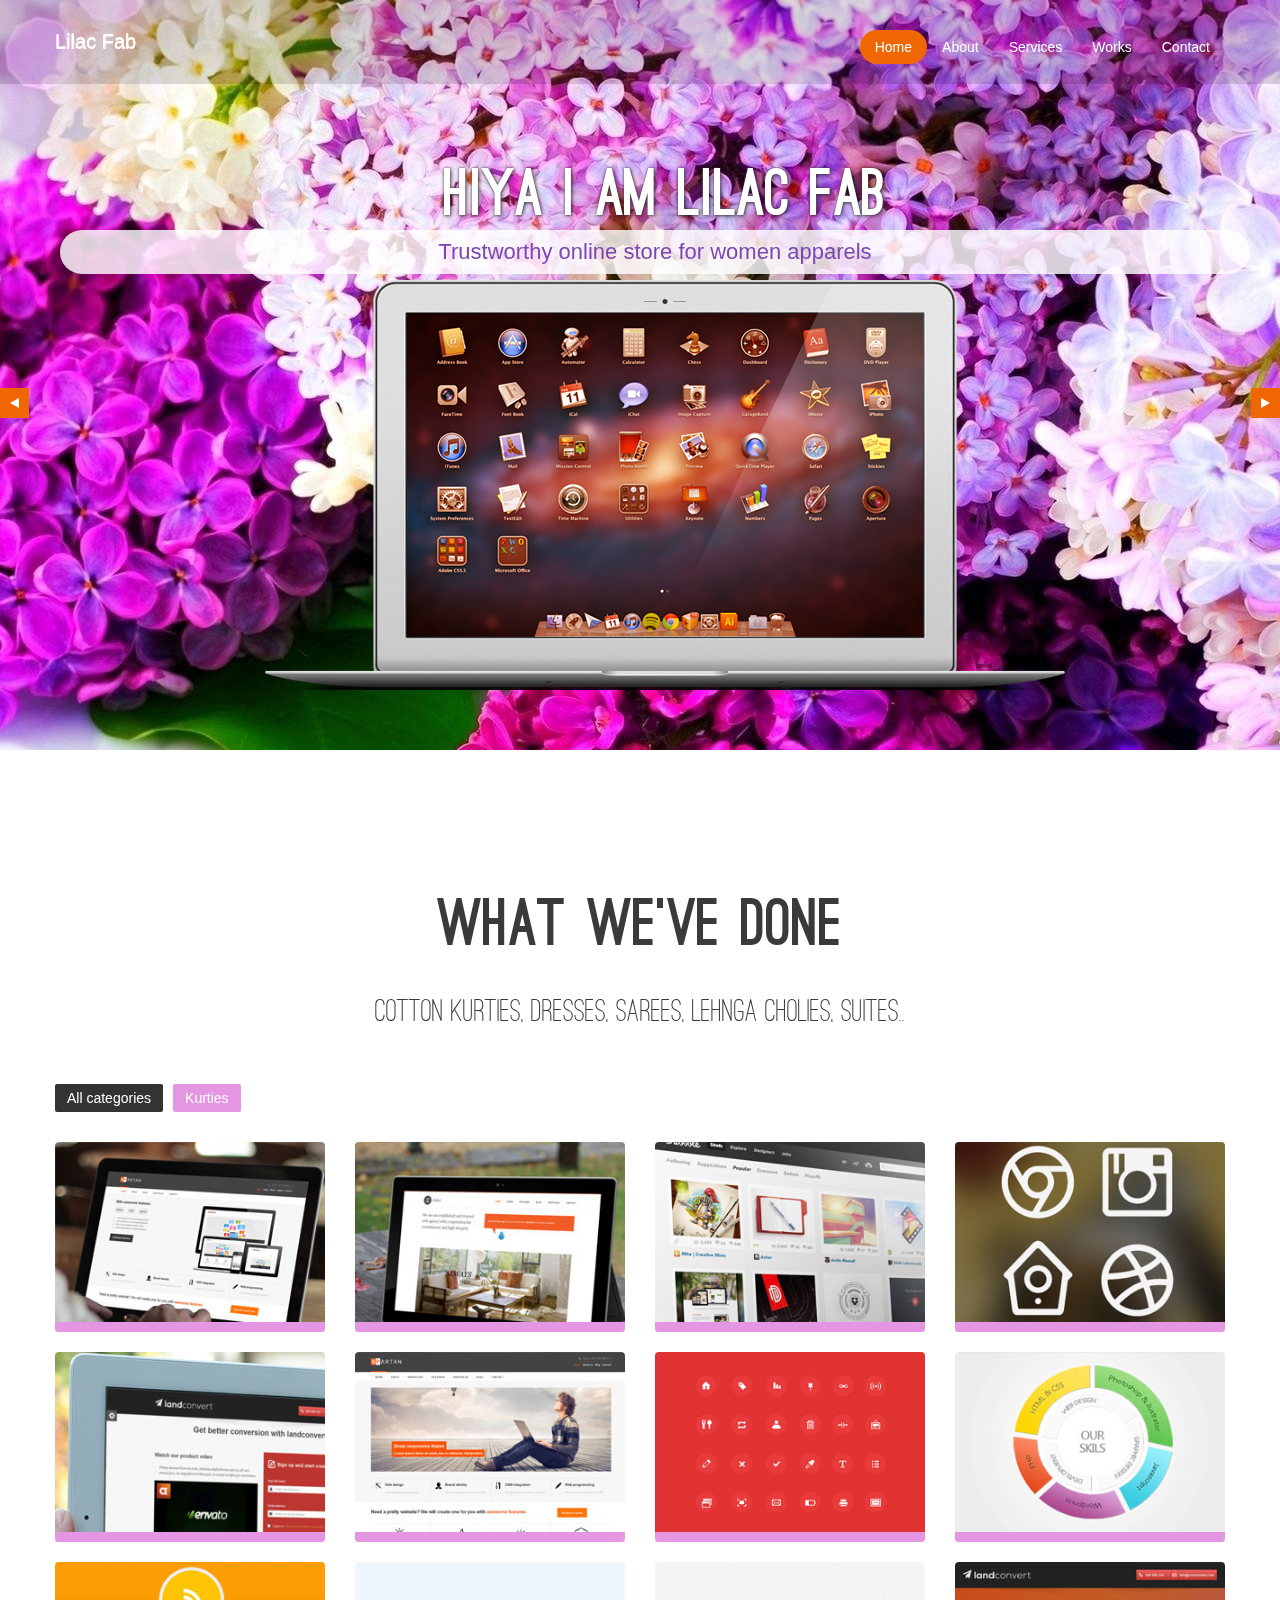
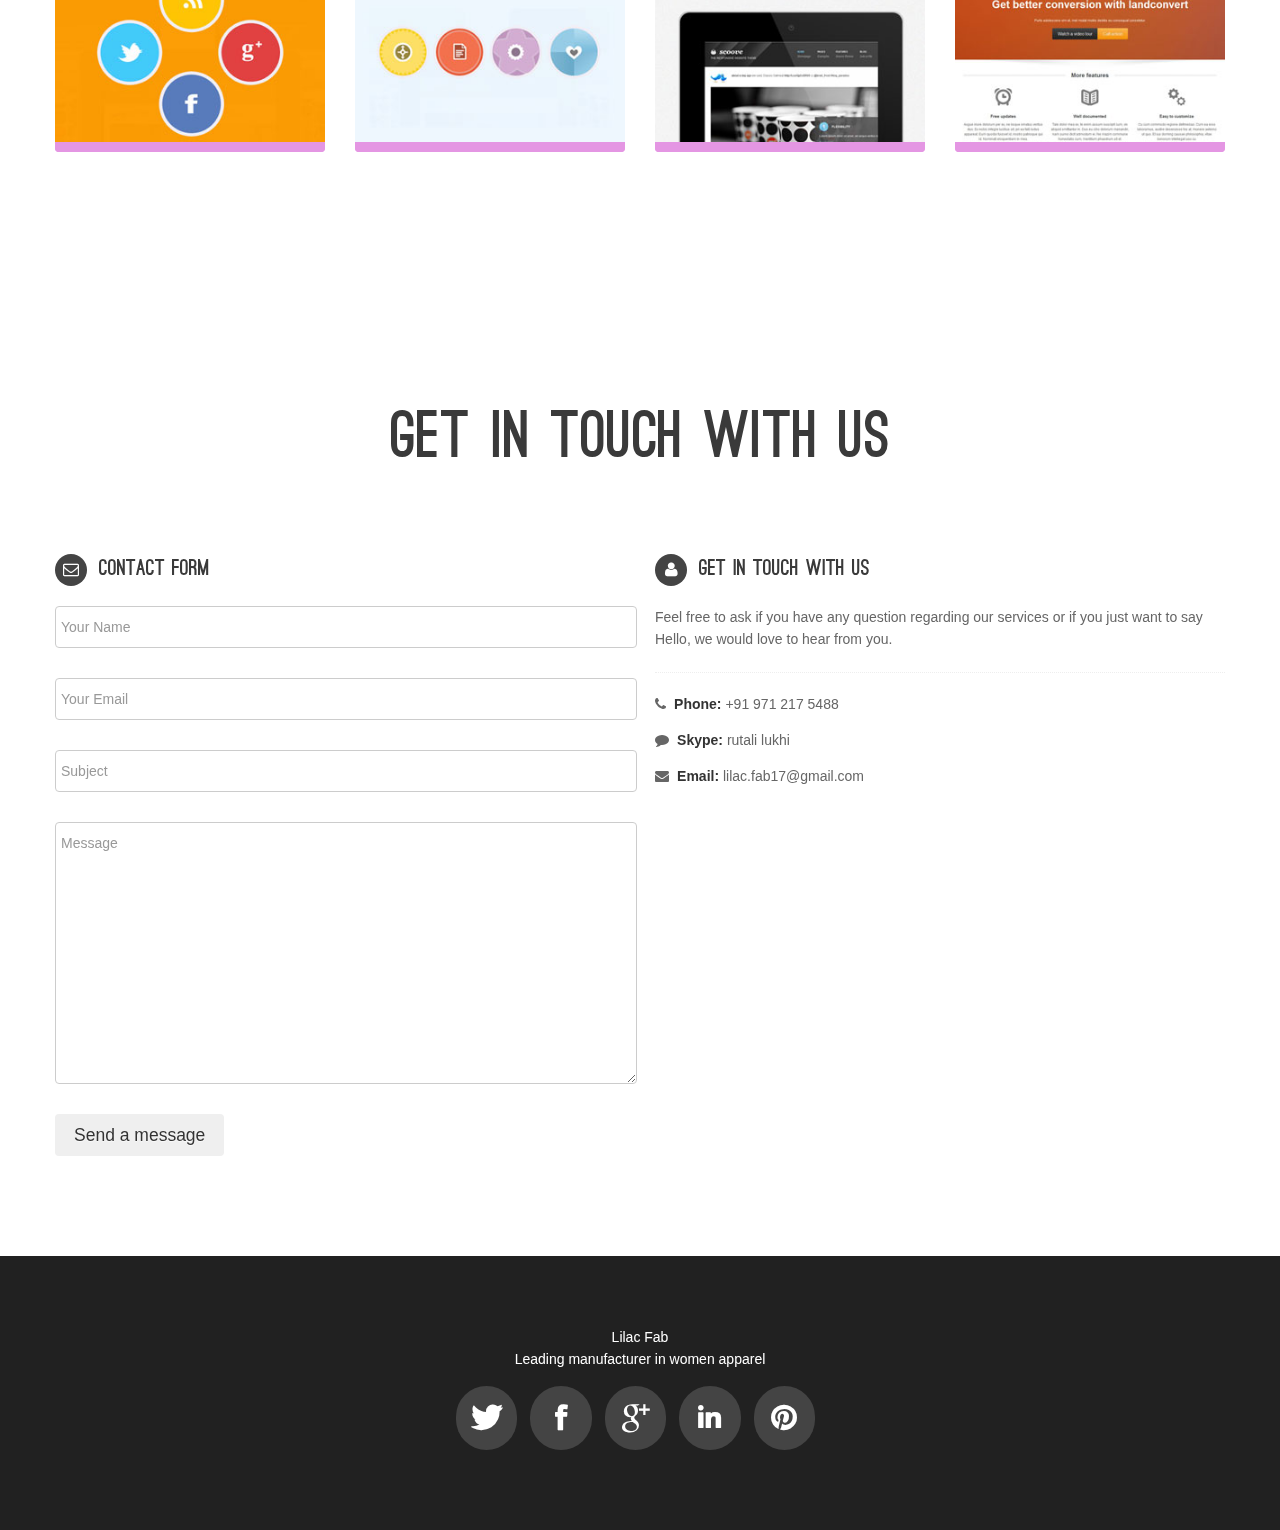
<file: index.html>
<!doctype html>
<html lang="en">

<head>
  <meta charset="utf-8">
  <title>Lilca Fab Store</title>
  <meta name="viewport" content="width=device-width, initial-scale=1.0">
  <meta name="description" content="">
  <meta name="author" content="">
  <!-- styles -->
  <link href="css/bootstrap.css" rel="stylesheet">
  <link href="css/bootstrap-responsive.css" rel="stylesheet">
  <link href="css/prettyPhoto.css" rel="stylesheet">
  <link href="font/stylesheet.css" rel="stylesheet">
  <link href="css/animate.css" rel="stylesheet">
  <link href="css/flexslider.css" rel="stylesheet">
  <link rel="stylesheet" media="screen" href="css/sequencejs.css">
  <link href="css/style.css" rel="stylesheet">
  <link href="color/default.css" rel="stylesheet">

  <!-- Fav and touch icons -->
  <link rel="apple-touch-icon-precomposed" sizes="144x144" href="ico/apple-touch-icon-144-precomposed.png">
  <link rel="apple-touch-icon-precomposed" sizes="114x114" href="ico/apple-touch-icon-114-precomposed.png">
  <link rel="apple-touch-icon-precomposed" sizes="72x72" href="ico/apple-touch-icon-72-precomposed.png">
  <link rel="apple-touch-icon-precomposed" href="ico/apple-touch-icon-57-precomposed.png">
  <link rel="shortcut icon" href="ico/favicon.ico">


</head>

<body>
  <header>

    <!-- start top -->
    <div id="topnav" class="navbar navbar-fixed-top default">
      <div class="navbar-inner">
        <div class="container">
          <div class="logo">
            <a class="brand" href="index.html"><!--img src="img/logo.png" alt=""-->Lilac Fab</a>
          </div>
          <div class="navigation">
            <nav>
              <ul class="nav pull-right">
                <li class="current"><a href="#featured">Home</a></li>
                <li><a href="#about">About</a></li>
                <li><a href="#services">Services</a></li>
                <li><a href="#works">Works</a></li>
                <li><a href="#contact">Contact</a></li>
              
              </ul>
            </nav>
          </div>
          <!--/.nav-collapse -->
        </div>
      </div>
    </div>
    <!-- end top -->
  </header>

  <!-- section featured -->
  <section id="featured">

    <!-- sequence slider -->
    <div id="sequence-theme">
      <img class="prev" src="img/bt-prev.png" alt="Previous">
      <img class="next" src="img/bt-next.png" alt="Next">
      <div class="container">
        <div class="row">
          <div class="span12">
            <div id="sequence">
              <ul>
                <li class="animate-in">
                  <div class="info letter-container">
                    <h2 class="fade">Hiya I am Lilac Fab</h2>
                  </div>
                  <h4 class="subtitle">Trustworthy online store for women apparels</h4>
                  <div class="bottomup">
                    <img src="img/slider/parallax/img-1.png" alt="">
                  </div>
                </li>
                <li class="animate-in">
                  <div class="info letter-container">
                    <h2 class="fade">We creates unique designs for women</h2>
                  </div>
                  <h4 class="subtitle">Stitched with innovation</h4>
                  <div class="lefttop">
                    <img src="img/slider/parallax/img-2.png" alt="">
                  </div>
                </li>
                <li class="animate-in">
                  <div class="info letter-container">
                    <h2 class="fade">With quality material</h2>
                  </div>
                  <h4 class="subtitle">Our products are having greatness in material.</h4>
                  <div class="righttop">
                    <img src="img/slider/parallax/img-3.png" alt="">
                  </div>
                </li>
              </ul>
            </div>
          </div>
        </div>
      </div>
    </div>
    <!-- end sequence slider -->
  </section>
  <!-- end featured -->

  <!-- end section about -->


  <!-- section works -->
  <section id="works" class="section gray-bg">
    <div class="container">
      <div class="row">
        <div class="span12">
          <div class="headline">
            <h3><span>What we've done</span></h3>
          </div>
        </div>
        <div class="span12">
          <div class="section-intro">
            <p>
             Cotton Kurties, Dresses, Sarees, Lehnga Cholies, Suites..
            </p>
          </div>
        </div>
        <div class="span12">
          <ul class="filter">
            <li class="all active"><a href="#" class="btn btn-color">All categories</a></li>
            <li class="kurti"><a href="#" class="btn btn-color">Kurties</a></li>
      
          </ul>
          <div class="row">
            <ul class="portfolio-area">
              <li class="portfolio-item2" data-id="id-0" data-type="sarees">
                <div class="thumb-wrapp">
                  <img src="img/portfolio/img1.jpg" class="folio-image" alt="">
                  <div class="folio-caption">
                    <h5>Cotton Kurti</h5>
                    <span class="folio-link">
									<a href="img/portfolio/big.jpg" data-pretty="prettyPhoto" title="zoom">
									<i class="icon-rounded  icon-32 icon-zoom-in"></i></a>
									<a href="#"><i class="icon-rounded  icon-32 icon-link"></i></a>
									</span>
                  </div>
                </div>
              </li>
              <li class="portfolio-item2" data-id="id-0" data-type="sarees">
                <div class="thumb-wrapp">
                  <img src="img/portfolio/img2.jpg" class="folio-image" alt="">
                  <div class="folio-caption">
                    <h5>Cotton Kurti</h5>
                    <span class="folio-link">
									<a href="img/portfolio/big.jpg" data-pretty="prettyPhoto" title="zoom">
									<i class="icon-rounded  icon-32 icon-zoom-in"></i></a>
									<a href="#"><i class="icon-rounded  icon-32 icon-link"></i></a>
									</span>
                  </div>
                </div>
              </li>
              <li class="portfolio-item2" data-id="id-0" data-type="sarees">
                <div class="thumb-wrapp">
                  <img src="img/portfolio/img3.jpg" class="folio-image" alt="">
                  <div class="folio-caption">
                    <h5>Cotton Kurti</h5>
                    <span class="folio-link">
									<a href="img/portfolio/big.jpg" data-pretty="prettyPhoto" title="zoom">
									<i class="icon-rounded  icon-32 icon-zoom-in"></i></a>
									<a href="#"><i class="icon-rounded  icon-32 icon-link"></i></a>
									</span>
                  </div>
                </div>
              </li>
              <li class="portfolio-item2" data-id="id-0" data-type="kurti">
                <div class="thumb-wrapp">
                  <img src="img/portfolio/img4.jpg" class="folio-image" alt="">
                  <div class="folio-caption">
                   <h5>Cotton Kurti</h5>
                    <span class="folio-link">
									<a href="img/portfolio/big.jpg" data-pretty="prettyPhoto" title="zoom">
									<i class="icon-rounded  icon-32 icon-zoom-in"></i></a>
									<a href="#"><i class="icon-rounded  icon-32 icon-link"></i></a>
									</span>
                  </div>
                </div>
              </li>
              <li class="portfolio-item2" data-id="id-0" data-type="kurti">
                <div class="thumb-wrapp">
                  <img src="img/portfolio/img5.jpg" class="folio-image" alt="">
                  <div class="folio-caption">
                    <h5>Cotton Kurti</h5>
                    <span class="folio-link">
									<a href="img/portfolio/big.jpg" data-pretty="prettyPhoto" title="zoom">
									<i class="icon-rounded  icon-32 icon-zoom-in"></i></a>
									<a href="#"><i class="icon-rounded  icon-32 icon-link"></i></a>
									</span>
                  </div>
                </div>
              </li>
              <li class="portfolio-item2" data-id="id-0" data-type="kurti">
                <div class="thumb-wrapp">
                  <img src="img/portfolio/img6.jpg" class="folio-image" alt="">
                  <div class="folio-caption">
                    <h5>Cotton Kurti</h5>
                    <span class="folio-link">
									<a href="img/portfolio/big.jpg" data-pretty="prettyPhoto" title="zoom">
									<i class="icon-rounded  icon-32 icon-zoom-in"></i></a>
									<a href="#"><i class="icon-rounded  icon-32 icon-link"></i></a>
									</span>
                  </div>
                </div>
              </li>
              <li class="portfolio-item2" data-id="id-0" data-type="kurti">
                <div class="thumb-wrapp">
                  <img src="img/portfolio/img7.jpg" class="folio-image" alt="">
                  <div class="folio-caption">
                    <h5>Cotton Saree</h5>
                    <span class="folio-link">
									<a href="img/portfolio/big.jpg" data-pretty="prettyPhoto" title="zoom">
									<i class="icon-rounded  icon-32 icon-zoom-in"></i></a>
									<a href="#"><i class="icon-rounded  icon-32 icon-link"></i></a>
									</span>
                  </div>
                </div>
              </li>
              <li class="portfolio-item2" data-id="id-0" data-type="kurti">
                <div class="thumb-wrapp">
                  <img src="img/portfolio/img8.jpg" class="folio-image" alt="">
                  <div class="folio-caption">
                     <h5>Cotton Saree</h5>
                    <span class="folio-link">
									<a href="img/portfolio/big.jpg" data-pretty="prettyPhoto" title="zoom">
									<i class="icon-rounded  icon-32 icon-zoom-in"></i></a>
									<a href="#"><i class="icon-rounded  icon-32 icon-link"></i></a>
									</span>
                  </div>
                </div>
              </li>
              <li class="portfolio-item2" data-id="id-0" data-type="kurti">
                <div class="thumb-wrapp">
                  <img src="img/portfolio/img9.jpg" class="folio-image" alt="">
                  <div class="folio-caption">
                    <h5>Cotton Saree</h5>
                    <span class="folio-link">
									<a href="img/portfolio/big.jpg" data-pretty="prettyPhoto" title="zoom">
									<i class="icon-rounded  icon-32 icon-zoom-in"></i></a>
									<a href="#"><i class="icon-rounded  icon-32 icon-link"></i></a>
									</span>
                  </div>
                </div>
              </li>
              <li class="portfolio-item2" data-id="id-0" data-type="kurti">
                <div class="thumb-wrapp">
                  <img src="img/portfolio/img10.jpg" class="folio-image" alt="">
                  <div class="folio-caption">
                     <h5>Cotton Saree</h5>
                    <span class="folio-link">
									<a href="img/portfolio/big.jpg" data-pretty="prettyPhoto" title="zoom">
									<i class="icon-rounded  icon-32 icon-zoom-in"></i></a>
									<a href="#"><i class="icon-rounded  icon-32 icon-link"></i></a>
									</span>
                  </div>
                </div>
              </li>
              <li class="portfolio-item2" data-id="id-0" data-type="kurti">
                <div class="thumb-wrapp">
                  <img src="img/portfolio/img11.jpg" class="folio-image" alt="">
                  <div class="folio-caption">
                    <h5>Cotton Kurti Plazo</h5>
                    <span class="folio-link">
									<a href="img/portfolio/big.jpg" data-pretty="prettyPhoto" title="zoom">
									<i class="icon-rounded  icon-32 icon-zoom-in"></i></a>
									<a href="#"><i class="icon-rounded  icon-32 icon-link"></i></a>
									</span>
                  </div>
                </div>
              </li>
              <li class="portfolio-item2" data-id="id-0" data-type="kurti">
                <div class="thumb-wrapp">
                  <img src="img/portfolio/img12.jpg" class="folio-image" alt="">
                  <div class="folio-caption">
                    <h5>Cotton Kurti Plazo</h5>
                    <span class="folio-link">
									<a href="img/portfolio/big.jpg" data-pretty="prettyPhoto" title="zoom">
									<i class="icon-rounded  icon-32 icon-zoom-in"></i></a>
									<a href="#"><i class="icon-rounded  icon-32 icon-link"></i></a>
									</span>
                  </div>
                </div>
              </li>
            </ul>
          </div>
        </div>
      </div>
    </div>
  </section>
  <!-- section works -->

  <!-- section contact -->
  <section id="contact" class="section">
    <div class="container">
      <div class="row">
        <div class="span12">
          <div class="headline">
            <h3><span>Get in touch with us</span></h3>
          </div>
        </div>
     
      </div>
      <div class="row">
        <div class="span6">
          <h4><i class="icon-circled icon-32 icon-envelope"></i> Contact form</h4>

          <!-- start contact form -->
          <div id="sendmessage">Your message has been sent. Thank you!</div>
          <div id="errormessage"></div>

          <form action="" method="post" role="form" class="contactForm">
            <div id="sendmessage">Your message has been sent. Thank you!</div>
            <div id="errormessage"></div>

            <ul class="contact-list">
              <li class="form-group">
                <input type="text" name="name" class="form_input" id="name" placeholder="Your Name" data-rule="minlen:4" data-msg="Please enter at least 4 chars">
                <div class="validation"></div>
                <li class="form-group">
                  <input type="email" class="form_input" name="email" id="email" placeholder="Your Email" data-rule="email" data-msg="Please enter a valid email">
                  <div class="validation"></div>
                </li>
                <li class="form-group">
                  <input type="text" class="form_input" name="subject" id="subject" placeholder="Subject" data-rule="minlen:4" data-msg="Please enter at least 8 chars of subject">
                  <div class="validation"></div>
                </li>

                <li class="form-group">
                  <textarea class="form_textarea" name="message" rows="12" data-rule="required" data-msg="Please write something for us" placeholder="Message"></textarea>
                  <div class="validation"></div>
                </li>
                <li class="last">
                  <button class="btn btn-large btn-theme" type="submit" id="send">Send a message</button>
                </li>
            </ul>
          </form>
          <!-- end contact form -->

        </div>
        <div class="span6">
          <h4><i class="icon-circled icon-32 icon-user"></i> Get in touch with us</h4>
          <p>
            Feel free to ask if you have any question regarding our services or if you just want to say Hello, we would love to hear from you.
          </p>
          <div class="dotted_line">
          </div>
          <p>
            <span><i class="icon-phone"></i> <strong>Phone:</strong> +91 971 217 5488 </span>
          </p>
          <p>
            <span><i class="icon-comment"></i> <strong>Skype:</strong> rutali lukhi </span>
          </p>
          <p>
            <span><i class="icon-envelope-alt"></i> <strong>Email:</strong> lilac.fab17@gmail.com</span>
          </p>
          <div>
            <iframe src="https://maps.google.com/maps?width=100%&amp;height=600&amp;hl=en&amp;q=Surat+(Lilac Fab)&amp;ie=UTF8&amp;t=&amp;z=14&amp;iwloc=B&amp;output=embed" width="100%" height="350" frameborder="0" style="border:0" allowfullscreen></iframe>
          </div>
        </div>
      </div>
    </div>
  </section>
  <!-- end section contact -->


  <footer>
    <div class="verybottom">
      <div class="container">
        <div class="row">
          <div class="span12">
            <div class="aligncenter">
              <div class="logo">
                <a class="brand" href="index.html">
								<!--img src="img/logo.png" alt=""-->
								Lilac Fab
							</a>
              </div>
              <p>Leading manufacturer in women apparel</p>
              <div class="social-links">
                <ul class="social-links">
                  <li><a href="#" title="Twitter"><i class="icon-circled icon-64 icon-twitter"></i></a></li>
                  <li><a href="#" title="Facebook"><i class="icon-circled icon-64 icon-facebook"></i></a></li>
                  <li><a href="#" title="Google plus"><i class="icon-circled icon-64 icon-google-plus"></i></a></li>
                  <li><a href="#" title="Linkedin"><i class="icon-circled icon-64 icon-linkedin"></i></a></li>
                  <li><a href="#" title="Pinterest"><i class="icon-circled icon-64 icon-pinterest"></i></a></li>
                </ul>

              </div>

       
            </div>
          </div>
        </div>
      </div>
    </div>
  </footer>

  <!-- Javascript Library Files -->
  <script src="js/jquery.min.js"></script>
  <script src="js/jquery.easing.js"></script>
  <script src="js/bootstrap.js"></script>
  <script src="js/jquery.lettering.js"></script>
  <script src="js/parallax/jquery.parallax-1.1.3.js"></script>
  <script src="js/nagging-menu.js"></script>
  <script src="js/sequence.jquery-min.js"></script>
  <script src="js/sequencejs-options.sliding-horizontal-parallax.js"></script>
  <script src="js/portfolio/jquery.quicksand.js"></script>
  <script src="js/portfolio/setting.js"></script>
  <script src="js/jquery.scrollTo.js"></script>
  <script src="js/jquery.nav.js"></script>
  <script src="js/modernizr.custom.js"></script>
  <script src="js/prettyPhoto/jquery.prettyPhoto.js"></script>
  <script src="js/prettyPhoto/setting.js"></script>
  <script src="js/jquery.flexslider.js"></script>

  <!-- Contact Form JavaScript File -->
  <script src="contactform/contactform.js"></script>

  <!-- Template Custom Javascript File -->
  <script src="js/custom.js"></script>

</body>

</html>
</file>
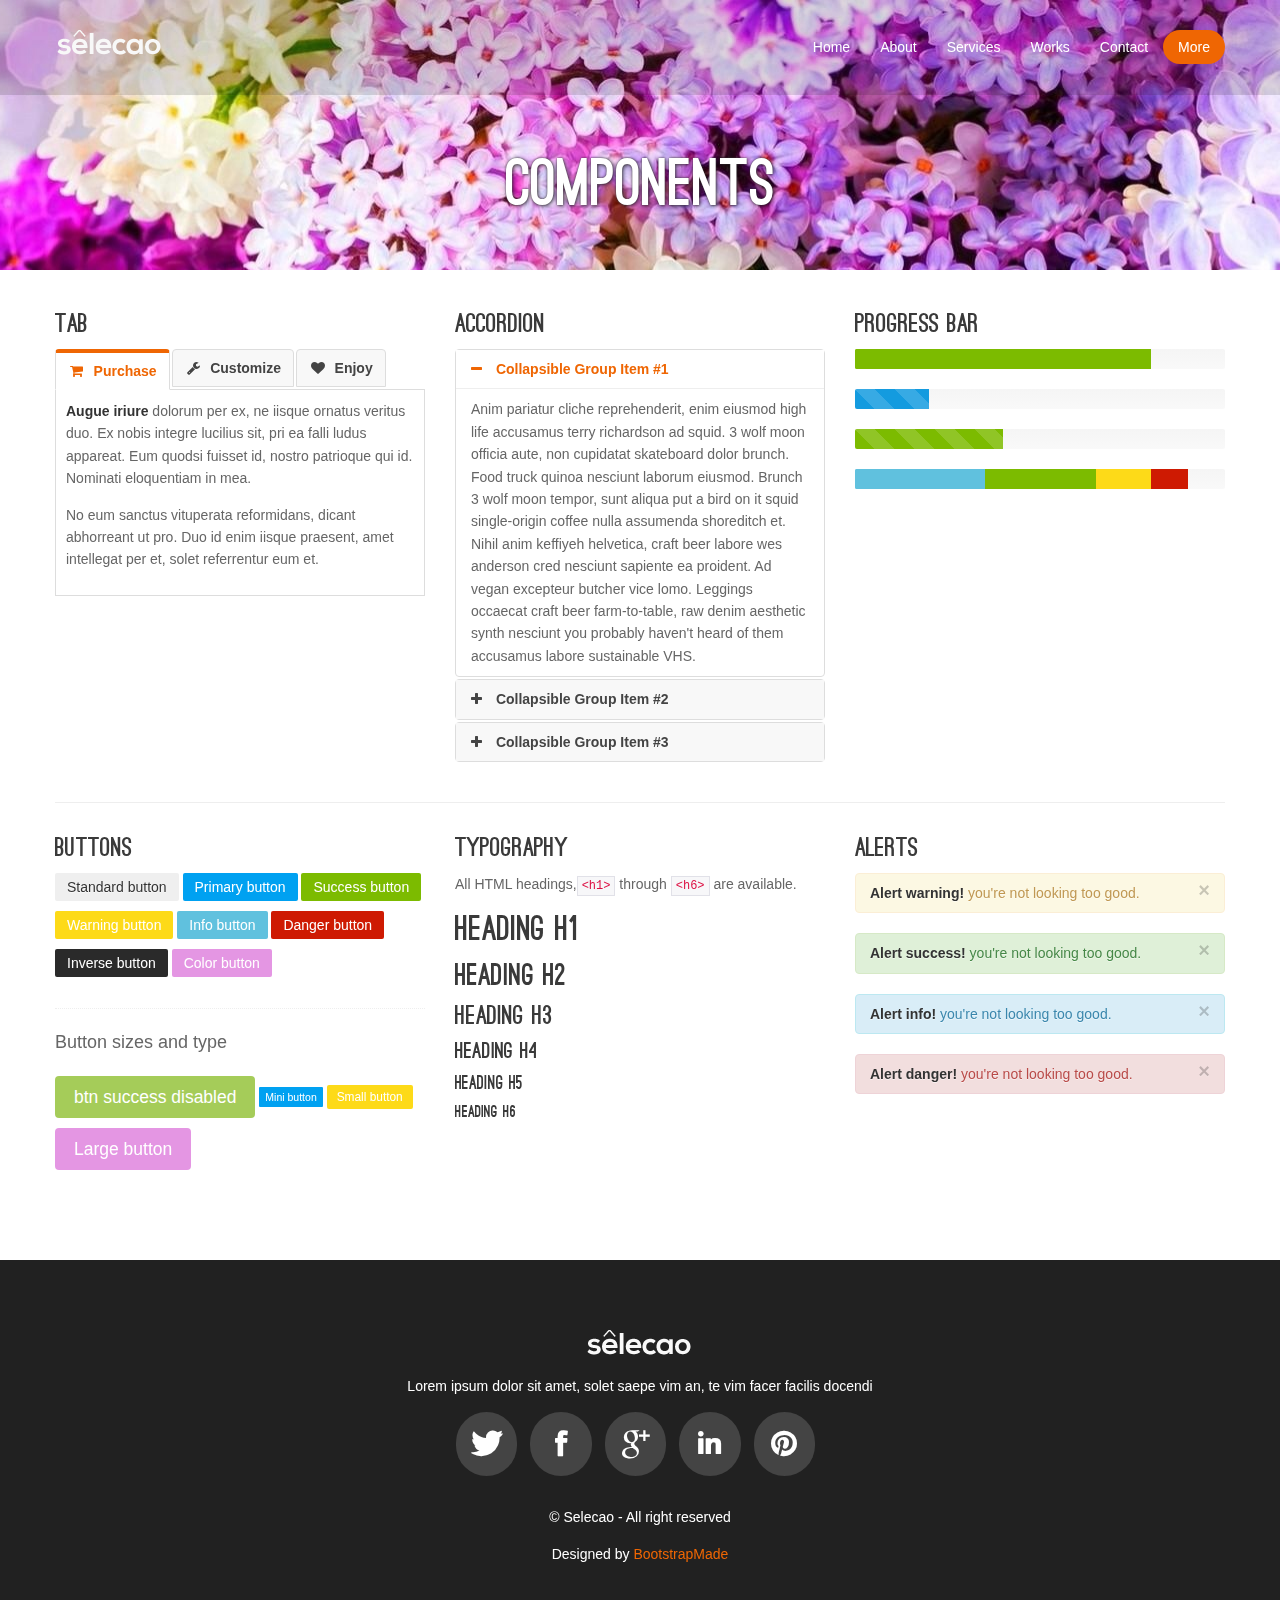
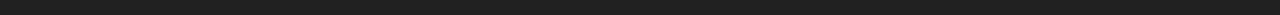
<file: components.html>
<!DOCTYPE html>
<html lang="en">

<head>
  <meta charset="utf-8">
  <title>Selecao one page site template with bootstrap</title>
  <meta name="viewport" content="width=device-width, initial-scale=1.0">
  <meta name="description" content="">
  <meta name="author" content="">
  <!-- styles -->
  <link href="css/bootstrap.css" rel="stylesheet">
  <link href="css/bootstrap-responsive.css" rel="stylesheet">
  <link href="css/prettyPhoto.css" rel="stylesheet">
  <link href="font/stylesheet.css" rel="stylesheet">
  <link href="css/animate.css" rel="stylesheet">
  <link rel="stylesheet" media="screen" href="css/sequencejs.css">
  <link href="js/google-code-prettify/prettify.css" rel="stylesheet">
  <link href="css/style.css" rel="stylesheet">
  <link href="color/default.css" rel="stylesheet">

  <!-- Fav and touch icons -->
  <link rel="apple-touch-icon-precomposed" sizes="144x144" href="ico/apple-touch-icon-144-precomposed.png">
  <link rel="apple-touch-icon-precomposed" sizes="114x114" href="ico/apple-touch-icon-114-precomposed.png">
  <link rel="apple-touch-icon-precomposed" sizes="72x72" href="ico/apple-touch-icon-72-precomposed.png">
  <link rel="apple-touch-icon-precomposed" href="ico/apple-touch-icon-57-precomposed.png">
  <link rel="shortcut icon" href="ico/favicon.ico">

  <!-- =======================================================
    Theme Name: Selecao
    Theme URL: https://bootstrapmade.com/selecao-bootstrap-template/
    Author: BootstrapMade.com
    Author URL: https://bootstrapmade.com
  ======================================================= -->
</head>

<body>
  <header>
    <div id="topnav" class="navbar navbar-fixed-top default">
      <div class="navbar-inner">
        <div class="container">
          <div class="logo">
            <a class="brand" href="index.html"><img src="img/logo.png" alt=""></a>
          </div>
          <div class="navigation">
            <nav>
              <ul class="nav pull-right">
                <li><a href="index.html#featured" class="external">Home</a></li>
                <li><a href="index.html#about" class="external">About</a></li>
                <li><a href="index.html#services" class="external">Services</a></li>
                <li><a href="index.html#works" class="external">Works</a></li>
                <li><a href="index.html#contact" class="external">Contact</a></li>
                <li class="dropdown current">
                  <a href="#">More</a>
                  <ul class="dropdown-menu">
                    <li><a href="components.html" class="external">Components</a></li>
                    <li><a href="icons.html" class="external">Icons</a></li>
                  </ul>
                </li>
              </ul>
            </nav>
          </div>
          <!--/.nav-collapse -->
        </div>
      </div>
    </div>
  </header>
  <section id="featured">
    <div class="container">
      <div class="row">
        <div class="span12">
          <div class="letter-container inner-heading">
            <h2 class="fade">Components</h2>
          </div>
        </div>
      </div>
    </div>
  </section>

  <!-- section main content -->
  <section id="maincontent" class="section">
    <div class="container">
      <div class="row">
        <div class="span12">
          <div class="row">
            <div class="span4">
              <h3>Tab</h3>
              <ul class="nav nav-tabs">
                <li class="active"><a href="#purchase" data-toggle="tab"><i class="icon-shopping-cart"></i> Purchase</a></li>
                <li><a href="#customize" data-toggle="tab"><i class="icon-wrench"></i> Customize</a></li>
                <li><a href="#enjoy" data-toggle="tab"><i class="icon-heart"></i> Enjoy</a></li>
              </ul>
              <div class="tab-content">
                <div class="tab-pane active" id="purchase">
                  <p>
                    <strong>Augue iriure</strong> dolorum per ex, ne iisque ornatus veritus duo. Ex nobis integre lucilius sit, pri ea falli ludus appareat. Eum quodsi fuisset id, nostro patrioque qui id. Nominati eloquentiam in mea.
                  </p>
                  <p>
                    No eum sanctus vituperata reformidans, dicant abhorreant ut pro. Duo id enim iisque praesent, amet intellegat per et, solet referrentur eum et.
                  </p>
                </div>
                <div class="tab-pane" id="customize">
                  <p>
                    Tale dolor mea ex, te enim assum suscipit cum, vix aliquid omittantur in. Duo eu cibo dolorum menandri, nam sumo dicit admodum ei. Ne mazim commune honestatis cum, mentitum phaedrum sit et.
                  </p>
                </div>
                <div class="tab-pane" id="enjoy">
                  <p>
                    Cu cum commodo regione definiebas. Cum ea eros laboramus, audire deseruisse his at, munere aeterno ut quo. Et ius doming causae philosophia, vitae bonorum intellegat usu cu.
                  </p>
                </div>
              </div>
            </div>
            <div class="span4">
              <h3>Accordion</h3>
              <!-- start: Accordion -->
              <div class="accordion" id="accordion2">
                <div class="accordion-group">
                  <div class="accordion-heading">
                    <a class="accordion-toggle active" data-toggle="collapse" data-parent="#accordion2" href="#collapseOne">
								<i class="icon-minus"></i> Collapsible Group Item #1 </a>
                  </div>
                  <div id="collapseOne" class="accordion-body collapse in">
                    <div class="accordion-inner">
                      Anim pariatur cliche reprehenderit, enim eiusmod high life accusamus terry richardson ad squid. 3 wolf moon officia aute, non cupidatat skateboard dolor brunch. Food truck quinoa nesciunt laborum eiusmod. Brunch 3 wolf moon tempor, sunt aliqua put a bird
                      on it squid single-origin coffee nulla assumenda shoreditch et. Nihil anim keffiyeh helvetica, craft beer labore wes anderson cred nesciunt sapiente ea proident. Ad vegan excepteur butcher vice lomo. Leggings occaecat craft beer
                      farm-to-table, raw denim aesthetic synth nesciunt you probably haven't heard of them accusamus labore sustainable VHS.
                    </div>
                  </div>
                </div>
                <div class="accordion-group">
                  <div class="accordion-heading">
                    <a class="accordion-toggle" data-toggle="collapse" data-parent="#accordion2" href="#collapseTwo">
								<i class="icon-plus"></i> Collapsible Group Item #2 </a>
                  </div>
                  <div id="collapseTwo" class="accordion-body collapse">
                    <div class="accordion-inner">
                      Anim pariatur cliche reprehenderit, enim eiusmod high life accusamus terry richardson ad squid. 3 wolf moon officia aute, non cupidatat skateboard dolor brunch. Food truck quinoa nesciunt laborum eiusmod. Brunch 3 wolf moon tempor, sunt aliqua put a bird
                      on it squid single-origin coffee nulla assumenda shoreditch et. Nihil anim keffiyeh helvetica, craft beer labore wes anderson cred nesciunt sapiente ea proident. Ad vegan excepteur butcher vice lomo. Leggings occaecat craft beer
                      farm-to-table, raw denim aesthetic synth nesciunt you probably haven't heard of them accusamus labore sustainable VHS.
                    </div>
                  </div>
                </div>
                <div class="accordion-group">
                  <div class="accordion-heading">
                    <a class="accordion-toggle" data-toggle="collapse" data-parent="#accordion2" href="#collapseThree">
								<i class="icon-plus"></i> Collapsible Group Item #3 </a>
                  </div>
                  <div id="collapseThree" class="accordion-body collapse">
                    <div class="accordion-inner">
                      Anim pariatur cliche reprehenderit, enim eiusmod high life accusamus terry richardson ad squid. 3 wolf moon officia aute, non cupidatat skateboard dolor brunch. Food truck quinoa nesciunt laborum eiusmod. Brunch 3 wolf moon tempor, sunt aliqua put a bird
                      on it squid single-origin coffee nulla assumenda shoreditch et. Nihil anim keffiyeh helvetica, craft beer labore wes anderson cred nesciunt sapiente ea proident. Ad vegan excepteur butcher vice lomo. Leggings occaecat craft beer
                      farm-to-table, raw denim aesthetic synth nesciunt you probably haven't heard of them accusamus labore sustainable VHS.
                    </div>
                  </div>
                </div>
              </div>
              <!--end: Accordion -->
            </div>
            <div class="span4">
              <h3>Progress bar</h3>
              <div class="progress">
                <div class="bar bar-success bar80">
                </div>
              </div>
              <div class="progress progress-striped">
                <div class="bar bar20">
                </div>
              </div>
              <div class="progress progress-striped active">
                <div class="bar bar-success bar40">
                </div>
              </div>
              <div class="progress">
                <div class="bar bar-info bar35">
                </div>
                <div class="bar bar-success bar30">
                </div>
                <div class="bar bar-warning bar15">
                </div>
                <div class="bar bar-danger bar10">
                </div>
              </div>
            </div>
          </div>
          <div class="solid_line">
          </div>
          <div class="row">
            <div class="span4 demobutton">
              <h3>Buttons</h3>
              <a href="#" class="btn">Standard button</a>
              <a href="#" class="btn btn-primary">Primary button</a>
              <a href="#" class="btn btn-success">Success button</a>
              <a href="#" class="btn btn-warning">Warning button</a>
              <a href="#" class="btn btn-info">Info button</a>
              <a href="#" class="btn btn-danger">Danger button</a>
              <a href="#" class="btn btn-inverse">Inverse button</a>
              <a href="#" class="btn btn-color">Color button</a>
              <div class="dotted_line">
              </div>
              <p class="lead">
                Button sizes and type
              </p>
              <a href="#" class="btn btn-large btn-success disabled">btn success disabled</a>
              <a href="#" class="btn btn-mini btn-primary">Mini button</a>
              <a href="#" class="btn btn-small btn-warning">Small button</a>
              <a href="#" class="btn btn-large btn-color">Large button</a>
            </div>
            <div class="span4">
              <h3>Typography</h3>
              <p>
                All HTML headings,<code>&lt;h1&gt;</code> through <code>&lt;h6&gt;</code> are available.
              </p>
              <h1>Heading H1</h1>
              <h2>Heading H2</h2>
              <h3>Heading H3</h3>
              <h4>Heading H4</h4>
              <h5>Heading H5</h5>
              <h6>Heading H6</h6>
            </div>
            <div class="span4">
              <h3>Alerts</h3>
              <div class="alert alert-warning">
                <button type="button" class="close" data-dismiss="alert">×</button><strong>Alert warning!</strong> you're not looking too good.
              </div>
              <div class="alert alert-success">
                <button type="button" class="close" data-dismiss="alert">×</button><strong>Alert success!</strong> you're not looking too good.
              </div>
              <div class="alert alert-info">
                <button type="button" class="close" data-dismiss="alert">×</button><strong>Alert info!</strong> you're not looking too good.
              </div>
              <div class="alert alert-danger">
                <button type="button" class="close" data-dismiss="alert">×</button><strong>Alert danger!</strong> you're not looking too good.
              </div>
            </div>
          </div>
        </div>
      </div>
    </div>

  </section>
  <!-- section main content -->

  <footer>
    <div class="verybottom">
      <div class="container">
        <div class="row">
          <div class="span12">
            <div class="aligncenter">
              <div class="logo">
                <a class="brand" href="index.html">
								<img src="img/logo.png" alt="">
							</a>
              </div>
              <p>Lorem ipsum dolor sit amet, solet saepe vim an, te vim facer facilis docendi</p>
              <div class="social-links">
                <ul class="social-links">
                  <li><a href="#" title="Twitter"><i class="icon-circled icon-64 icon-twitter"></i></a></li>
                  <li><a href="#" title="Facebook"><i class="icon-circled icon-64 icon-facebook"></i></a></li>
                  <li><a href="#" title="Google plus"><i class="icon-circled icon-64 icon-google-plus"></i></a></li>
                  <li><a href="#" title="Linkedin"><i class="icon-circled icon-64 icon-linkedin"></i></a></li>
                  <li><a href="#" title="Pinterest"><i class="icon-circled icon-64 icon-pinterest"></i></a></li>
                </ul>
              </div>

              <p>
                &copy; Selecao - All right reserved
              </p>
              <div class="credits">
                <!--
                  All the links in the footer should remain intact.
                  You can delete the links only if you purchased the pro version.
                  Licensing information: https://bootstrapmade.com/license/
                  Purchase the pro version with working PHP/AJAX contact form: https://bootstrapmade.com/buy/?theme=Selecao
                -->
                Designed by <a href="https://bootstrapmade.com/">BootstrapMade</a>
              </div>
            </div>
          </div>
        </div>
      </div>
    </div>
  </footer>

  <!-- Javascript Library Files -->
  <script src="js/jquery.min.js"></script>
  <script src="js/jquery.easing.js"></script>
  <script src="js/bootstrap.js"></script>
  <script src="js/jquery.lettering.js"></script>
  <script src="js/parallax/jquery.parallax-1.1.3.js"></script>
  <script src="js/nagging-menu.js"></script>
  <script src="js/portfolio/jquery.quicksand.js"></script>
  <script src="js/portfolio/setting.js"></script>
  <script src="js/jquery.scrollTo.js"></script>
  <script src="js/jquery.nav.js"></script>
  <script src="js/modernizr.custom.js"></script>
  <script src="js/prettyPhoto/jquery.prettyPhoto.js"></script>
  <script src="js/prettyPhoto/setting.js"></script>
  <script src="js/jquery.flexslider.js"></script>

  <!-- Template Custom Javascript File -->
  <script src="js/custom.js"></script>

</body>

</html>
</file>
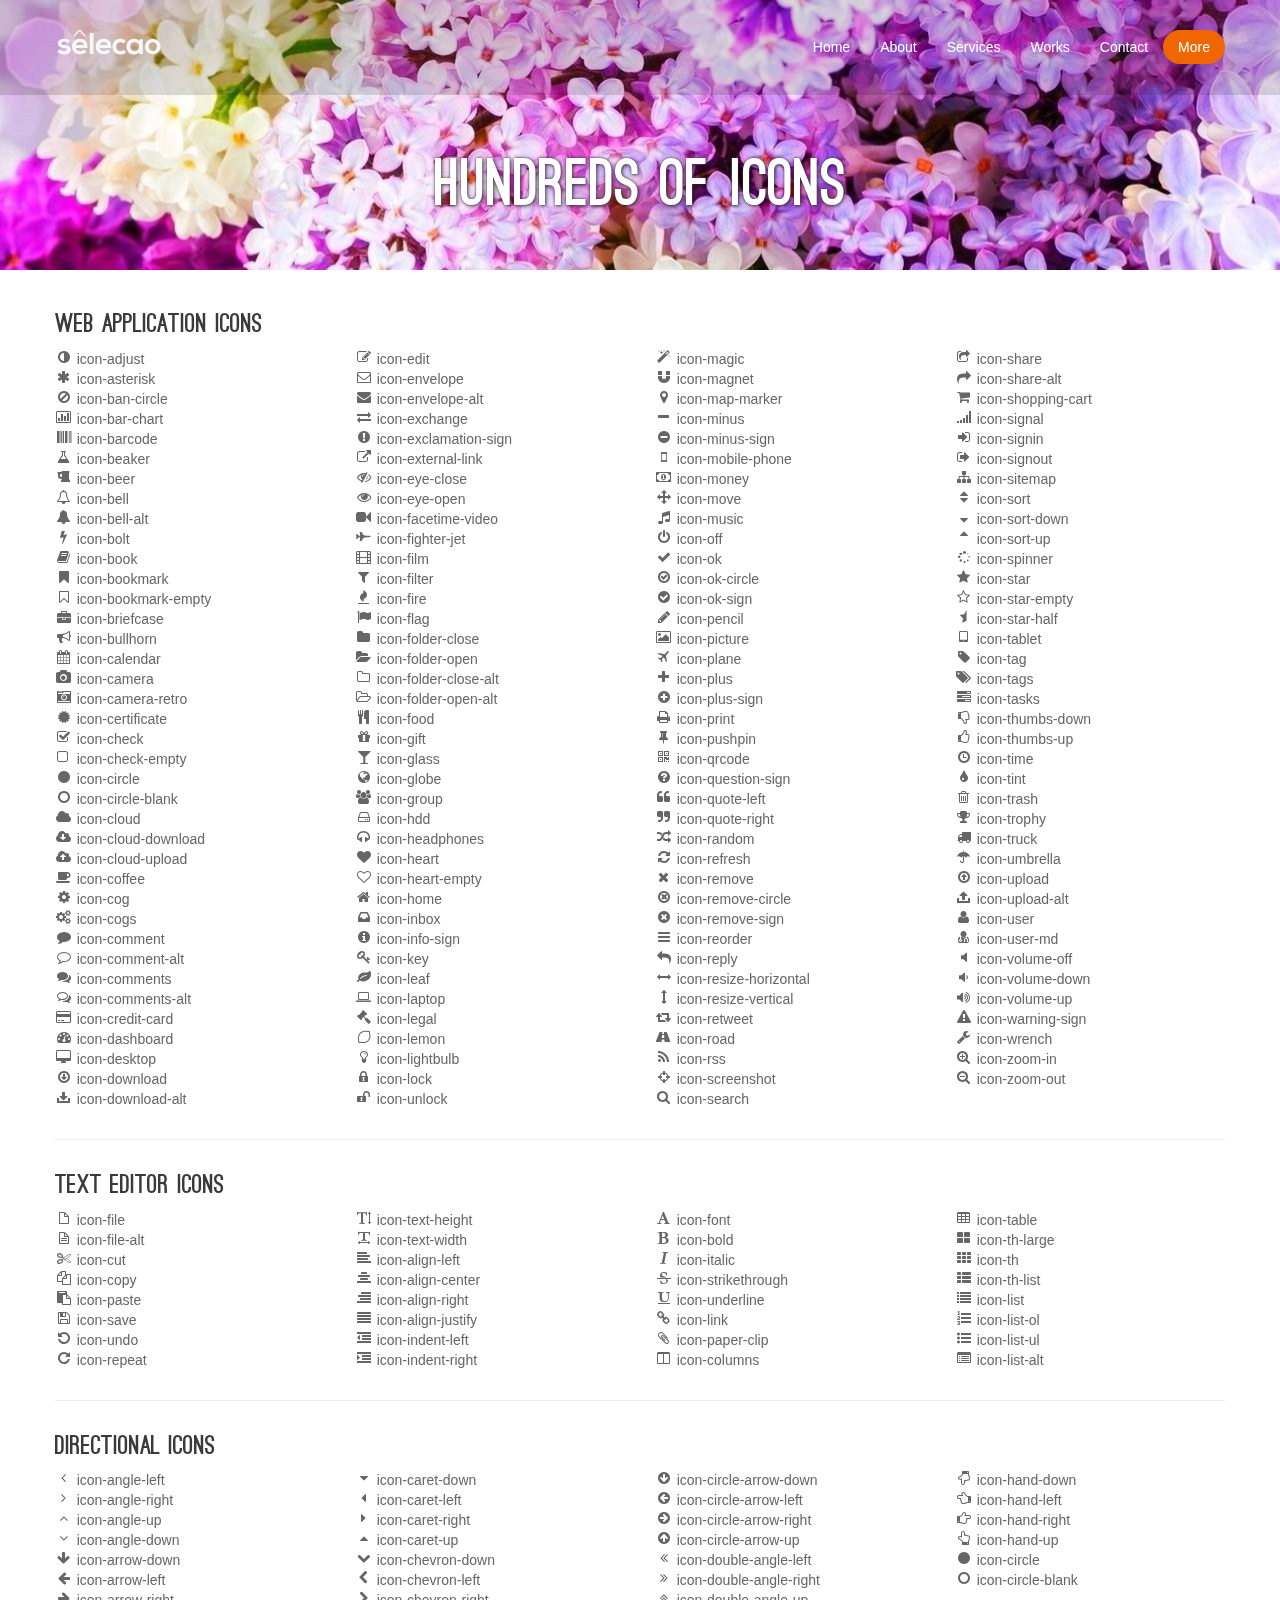
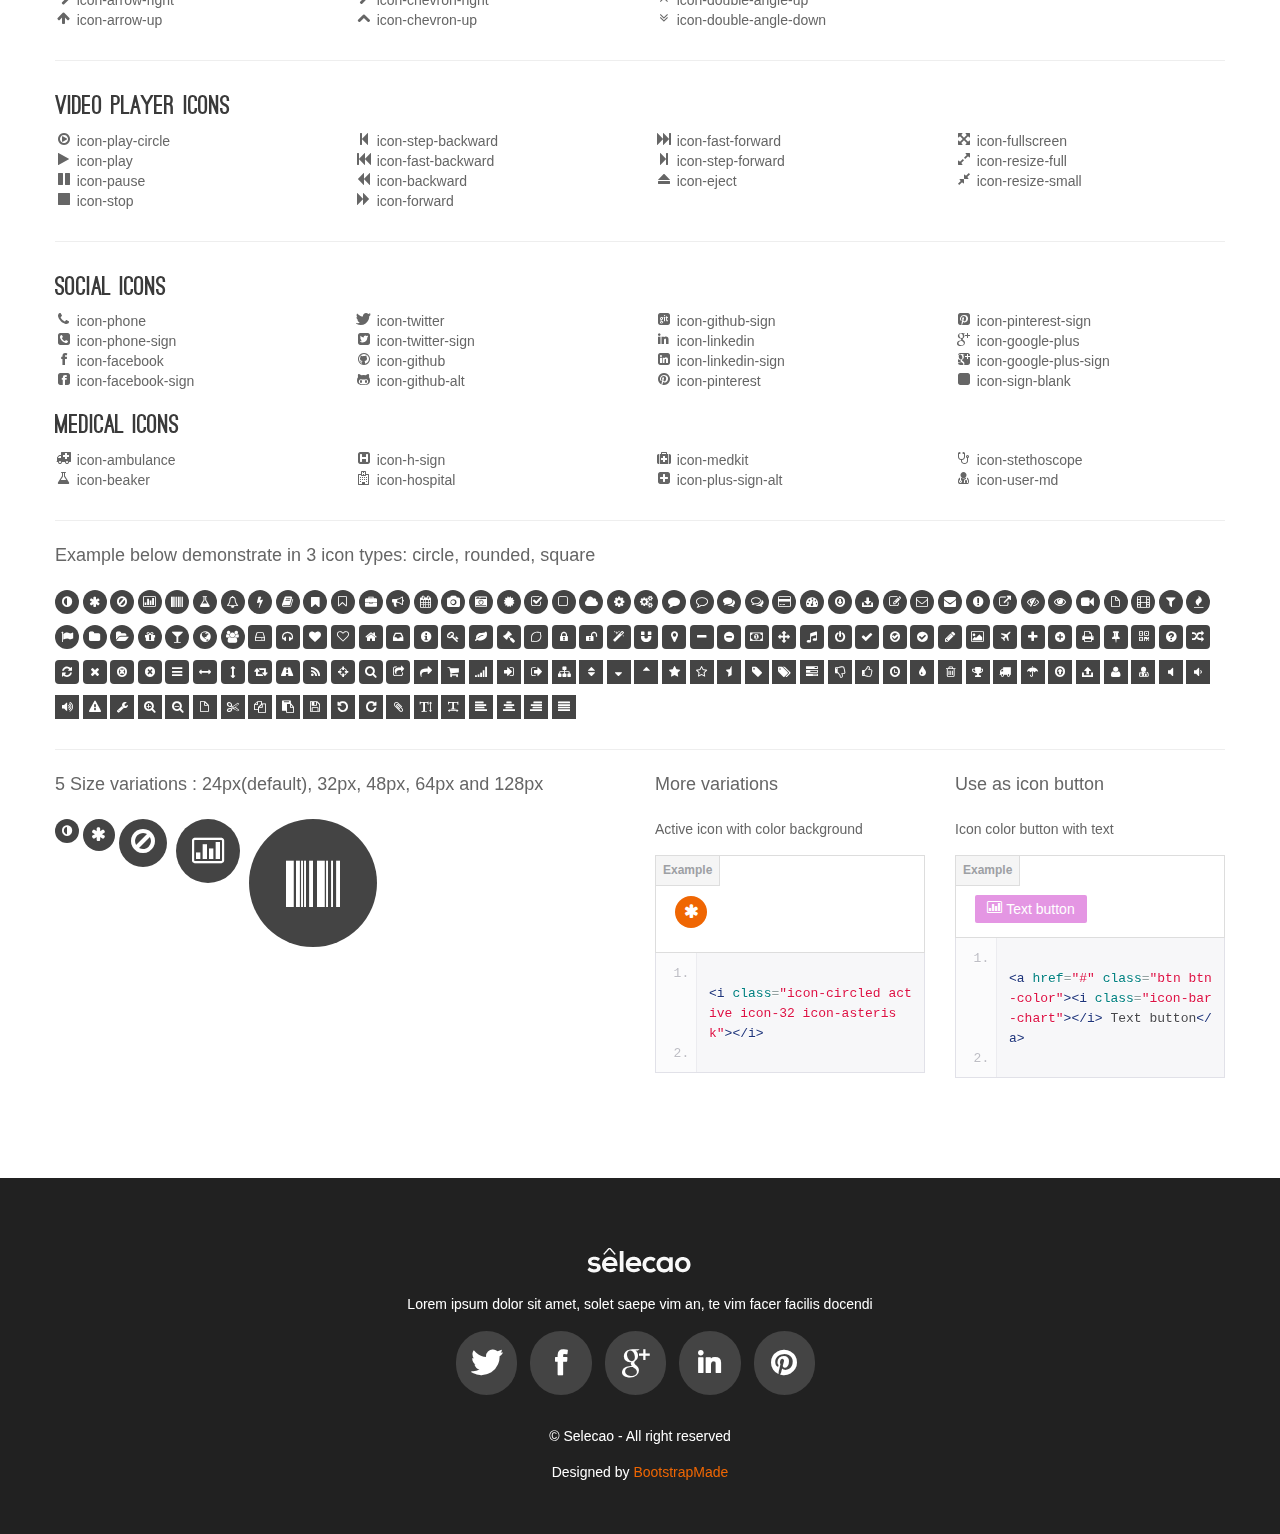
<file: icons.html>
<!DOCTYPE html>
<html lang="en">

<head>
  <meta charset="utf-8">
  <title>Selecao one page site template with bootstrap</title>
  <meta name="viewport" content="width=device-width, initial-scale=1.0">
  <meta name="description" content="">
  <meta name="author" content="">
  <!-- styles -->
  <link href="css/bootstrap.css" rel="stylesheet">
  <link href="css/bootstrap-responsive.css" rel="stylesheet">
  <link href="css/prettyPhoto.css" rel="stylesheet">
  <link href="font/stylesheet.css" rel="stylesheet">
  <link href="css/animate.css" rel="stylesheet">
  <link rel="stylesheet" media="screen" href="css/sequencejs.css">
  <link href="js/google-code-prettify/prettify.css" rel="stylesheet">
  <link href="css/style.css" rel="stylesheet">
  <link href="color/default.css" rel="stylesheet">

  <!-- Fav and touch icons -->
  <link rel="apple-touch-icon-precomposed" sizes="144x144" href="ico/apple-touch-icon-144-precomposed.png">
  <link rel="apple-touch-icon-precomposed" sizes="114x114" href="ico/apple-touch-icon-114-precomposed.png">
  <link rel="apple-touch-icon-precomposed" sizes="72x72" href="ico/apple-touch-icon-72-precomposed.png">
  <link rel="apple-touch-icon-precomposed" href="ico/apple-touch-icon-57-precomposed.png">
  <link rel="shortcut icon" href="ico/favicon.ico">

  <!-- =======================================================
    Theme Name: Selecao
    Theme URL: https://bootstrapmade.com/selecao-bootstrap-template/
    Author: BootstrapMade.com
    Author URL: https://bootstrapmade.com
  ======================================================= -->
</head>

<body>
  <header>
    <div id="topnav" class="navbar navbar-fixed-top default">
      <div class="navbar-inner">
        <div class="container">
          <div class="logo">
            <a class="brand" href="index.html"><img src="img/logo.png" alt=""></a>
          </div>
          <div class="navigation">
            <nav>
              <ul class="nav pull-right">
                <li><a href="index.html#featured" class="external">Home</a></li>
                <li><a href="index.html#about" class="external">About</a></li>
                <li><a href="index.html#services" class="external">Services</a></li>
                <li><a href="index.html#works" class="external">Works</a></li>
                <li><a href="index.html#contact" class="external">Contact</a></li>
                <li class="dropdown current">
                  <a href="#">More</a>
                  <ul class="dropdown-menu">
                    <li><a href="components.html" class="external">Components</a></li>
                    <li><a href="icons.html" class="external">Icons</a></li>
                  </ul>
                </li>
              </ul>
            </nav>
          </div>
          <!--/.nav-collapse -->
        </div>
      </div>
    </div>
  </header>

  <!-- section featured -->
  <section id="featured">
    <div class="container">
      <div class="row">
        <div class="span12">
          <div class="letter-container inner-heading">
            <h2 class="fade">Hundreds of icons</h2>
          </div>
        </div>
      </div>
    </div>
  </section>
  <!-- end section featured -->

  <!-- section main content -->
  <section id="maincontent" class="section demoicon">
    <div class="container">
      <div class="row">
        <div class="span12">
          <div class="row">
            <div class="span12">
              <h3>Web application icons</h3>
            </div>
            <div class="span3">
              <ul class="the-icons">
                <li><i class="icon-adjust"></i> icon-adjust</li>
                <li><i class="icon-asterisk"></i> icon-asterisk</li>
                <li><i class="icon-ban-circle"></i> icon-ban-circle</li>
                <li><i class="icon-bar-chart"></i> icon-bar-chart</li>
                <li><i class="icon-barcode"></i> icon-barcode</li>
                <li><i class="icon-beaker"></i> icon-beaker</li>
                <li><i class="icon-beer"></i> icon-beer</li>
                <li><i class="icon-bell"></i> icon-bell</li>
                <li><i class="icon-bell-alt"></i> icon-bell-alt</li>
                <li><i class="icon-bolt"></i> icon-bolt</li>
                <li><i class="icon-book"></i> icon-book</li>
                <li><i class="icon-bookmark"></i> icon-bookmark</li>
                <li><i class="icon-bookmark-empty"></i> icon-bookmark-empty</li>
                <li><i class="icon-briefcase"></i> icon-briefcase</li>
                <li><i class="icon-bullhorn"></i> icon-bullhorn</li>
                <li><i class="icon-calendar"></i> icon-calendar</li>
                <li><i class="icon-camera"></i> icon-camera</li>
                <li><i class="icon-camera-retro"></i> icon-camera-retro</li>
                <li><i class="icon-certificate"></i> icon-certificate</li>
                <li><i class="icon-check"></i> icon-check</li>
                <li><i class="icon-check-empty"></i> icon-check-empty</li>
                <li><i class="icon-circle"></i> icon-circle</li>
                <li><i class="icon-circle-blank"></i> icon-circle-blank</li>
                <li><i class="icon-cloud"></i> icon-cloud</li>
                <li><i class="icon-cloud-download"></i> icon-cloud-download</li>
                <li><i class="icon-cloud-upload"></i> icon-cloud-upload</li>
                <li><i class="icon-coffee"></i> icon-coffee</li>
                <li><i class="icon-cog"></i> icon-cog</li>
                <li><i class="icon-cogs"></i> icon-cogs</li>
                <li><i class="icon-comment"></i> icon-comment</li>
                <li><i class="icon-comment-alt"></i> icon-comment-alt</li>
                <li><i class="icon-comments"></i> icon-comments</li>
                <li><i class="icon-comments-alt"></i> icon-comments-alt</li>
                <li><i class="icon-credit-card"></i> icon-credit-card</li>
                <li><i class="icon-dashboard"></i> icon-dashboard</li>
                <li><i class="icon-desktop"></i> icon-desktop</li>
                <li><i class="icon-download"></i> icon-download</li>
                <li><i class="icon-download-alt"></i> icon-download-alt</li>
              </ul>
            </div>
            <div class="span3">
              <ul class="the-icons">
                <li><i class="icon-edit"></i> icon-edit</li>
                <li><i class="icon-envelope"></i> icon-envelope</li>
                <li><i class="icon-envelope-alt"></i> icon-envelope-alt</li>
                <li><i class="icon-exchange"></i> icon-exchange</li>
                <li><i class="icon-exclamation-sign"></i> icon-exclamation-sign</li>
                <li><i class="icon-external-link"></i> icon-external-link</li>
                <li><i class="icon-eye-close"></i> icon-eye-close</li>
                <li><i class="icon-eye-open"></i> icon-eye-open</li>
                <li><i class="icon-facetime-video"></i> icon-facetime-video</li>
                <li><i class="icon-fighter-jet"></i> icon-fighter-jet</li>
                <li><i class="icon-film"></i> icon-film</li>
                <li><i class="icon-filter"></i> icon-filter</li>
                <li><i class="icon-fire"></i> icon-fire</li>
                <li><i class="icon-flag"></i> icon-flag</li>
                <li><i class="icon-folder-close"></i> icon-folder-close</li>
                <li><i class="icon-folder-open"></i> icon-folder-open</li>
                <li><i class="icon-folder-close-alt"></i> icon-folder-close-alt</li>
                <li><i class="icon-folder-open-alt"></i> icon-folder-open-alt</li>
                <li><i class="icon-food"></i> icon-food</li>
                <li><i class="icon-gift"></i> icon-gift</li>
                <li><i class="icon-glass"></i> icon-glass</li>
                <li><i class="icon-globe"></i> icon-globe</li>
                <li><i class="icon-group"></i> icon-group</li>
                <li><i class="icon-hdd"></i> icon-hdd</li>
                <li><i class="icon-headphones"></i> icon-headphones</li>
                <li><i class="icon-heart"></i> icon-heart</li>
                <li><i class="icon-heart-empty"></i> icon-heart-empty</li>
                <li><i class="icon-home"></i> icon-home</li>
                <li><i class="icon-inbox"></i> icon-inbox</li>
                <li><i class="icon-info-sign"></i> icon-info-sign</li>
                <li><i class="icon-key"></i> icon-key</li>
                <li><i class="icon-leaf"></i> icon-leaf</li>
                <li><i class="icon-laptop"></i> icon-laptop</li>
                <li><i class="icon-legal"></i> icon-legal</li>
                <li><i class="icon-lemon"></i> icon-lemon</li>
                <li><i class="icon-lightbulb"></i> icon-lightbulb</li>
                <li><i class="icon-lock"></i> icon-lock</li>
                <li><i class="icon-unlock"></i> icon-unlock</li>
              </ul>
            </div>
            <div class="span3">
              <ul class="the-icons">
                <li><i class="icon-magic"></i> icon-magic</li>
                <li><i class="icon-magnet"></i> icon-magnet</li>
                <li><i class="icon-map-marker"></i> icon-map-marker</li>
                <li><i class="icon-minus"></i> icon-minus</li>
                <li><i class="icon-minus-sign"></i> icon-minus-sign</li>
                <li><i class="icon-mobile-phone"></i> icon-mobile-phone</li>
                <li><i class="icon-money"></i> icon-money</li>
                <li><i class="icon-move"></i> icon-move</li>
                <li><i class="icon-music"></i> icon-music</li>
                <li><i class="icon-off"></i> icon-off</li>
                <li><i class="icon-ok"></i> icon-ok</li>
                <li><i class="icon-ok-circle"></i> icon-ok-circle</li>
                <li><i class="icon-ok-sign"></i> icon-ok-sign</li>
                <li><i class="icon-pencil"></i> icon-pencil</li>
                <li><i class="icon-picture"></i> icon-picture</li>
                <li><i class="icon-plane"></i> icon-plane</li>
                <li><i class="icon-plus"></i> icon-plus</li>
                <li><i class="icon-plus-sign"></i> icon-plus-sign</li>
                <li><i class="icon-print"></i> icon-print</li>
                <li><i class="icon-pushpin"></i> icon-pushpin</li>
                <li><i class="icon-qrcode"></i> icon-qrcode</li>
                <li><i class="icon-question-sign"></i> icon-question-sign</li>
                <li><i class="icon-quote-left"></i> icon-quote-left</li>
                <li><i class="icon-quote-right"></i> icon-quote-right</li>
                <li><i class="icon-random"></i> icon-random</li>
                <li><i class="icon-refresh"></i> icon-refresh</li>
                <li><i class="icon-remove"></i> icon-remove</li>
                <li><i class="icon-remove-circle"></i> icon-remove-circle</li>
                <li><i class="icon-remove-sign"></i> icon-remove-sign</li>
                <li><i class="icon-reorder"></i> icon-reorder</li>
                <li><i class="icon-reply"></i> icon-reply</li>
                <li><i class="icon-resize-horizontal"></i> icon-resize-horizontal</li>
                <li><i class="icon-resize-vertical"></i> icon-resize-vertical</li>
                <li><i class="icon-retweet"></i> icon-retweet</li>
                <li><i class="icon-road"></i> icon-road</li>
                <li><i class="icon-rss"></i> icon-rss</li>
                <li><i class="icon-screenshot"></i> icon-screenshot</li>
                <li><i class="icon-search"></i> icon-search</li>
              </ul>
            </div>
            <div class="span3">
              <ul class="the-icons">
                <li><i class="icon-share"></i> icon-share</li>
                <li><i class="icon-share-alt"></i> icon-share-alt</li>
                <li><i class="icon-shopping-cart"></i> icon-shopping-cart</li>
                <li><i class="icon-signal"></i> icon-signal</li>
                <li><i class="icon-signin"></i> icon-signin</li>
                <li><i class="icon-signout"></i> icon-signout</li>
                <li><i class="icon-sitemap"></i> icon-sitemap</li>
                <li><i class="icon-sort"></i> icon-sort</li>
                <li><i class="icon-sort-down"></i> icon-sort-down</li>
                <li><i class="icon-sort-up"></i> icon-sort-up</li>
                <li><i class="icon-spinner"></i> icon-spinner</li>
                <li><i class="icon-star"></i> icon-star</li>
                <li><i class="icon-star-empty"></i> icon-star-empty</li>
                <li><i class="icon-star-half"></i> icon-star-half</li>
                <li><i class="icon-tablet"></i> icon-tablet</li>
                <li><i class="icon-tag"></i> icon-tag</li>
                <li><i class="icon-tags"></i> icon-tags</li>
                <li><i class="icon-tasks"></i> icon-tasks</li>
                <li><i class="icon-thumbs-down"></i> icon-thumbs-down</li>
                <li><i class="icon-thumbs-up"></i> icon-thumbs-up</li>
                <li><i class="icon-time"></i> icon-time</li>
                <li><i class="icon-tint"></i> icon-tint</li>
                <li><i class="icon-trash"></i> icon-trash</li>
                <li><i class="icon-trophy"></i> icon-trophy</li>
                <li><i class="icon-truck"></i> icon-truck</li>
                <li><i class="icon-umbrella"></i> icon-umbrella</li>
                <li><i class="icon-upload"></i> icon-upload</li>
                <li><i class="icon-upload-alt"></i> icon-upload-alt</li>
                <li><i class="icon-user"></i> icon-user</li>
                <li><i class="icon-user-md"></i> icon-user-md</li>
                <li><i class="icon-volume-off"></i> icon-volume-off</li>
                <li><i class="icon-volume-down"></i> icon-volume-down</li>
                <li><i class="icon-volume-up"></i> icon-volume-up</li>
                <li><i class="icon-warning-sign"></i> icon-warning-sign</li>
                <li><i class="icon-wrench"></i> icon-wrench</li>
                <li><i class="icon-zoom-in"></i> icon-zoom-in</li>
                <li><i class="icon-zoom-out"></i> icon-zoom-out</li>
              </ul>
            </div>
          </div>
          <div class="row">
            <div class="span12">
              <div class="solid_line">
              </div>
            </div>
          </div>
          <div class="row">
            <div class="span12">
              <h3>Text editor icons</h3>
            </div>
            <div class="span3">
              <ul class="the-icons">
                <li><i class="icon-file"></i> icon-file</li>
                <li><i class="icon-file-alt"></i> icon-file-alt</li>
                <li><i class="icon-cut"></i> icon-cut</li>
                <li><i class="icon-copy"></i> icon-copy</li>
                <li><i class="icon-paste"></i> icon-paste</li>
                <li><i class="icon-save"></i> icon-save</li>
                <li><i class="icon-undo"></i> icon-undo</li>
                <li><i class="icon-repeat"></i> icon-repeat</li>
              </ul>
            </div>
            <div class="span3">
              <ul class="the-icons">
                <li><i class="icon-text-height"></i> icon-text-height</li>
                <li><i class="icon-text-width"></i> icon-text-width</li>
                <li><i class="icon-align-left"></i> icon-align-left</li>
                <li><i class="icon-align-center"></i> icon-align-center</li>
                <li><i class="icon-align-right"></i> icon-align-right</li>
                <li><i class="icon-align-justify"></i> icon-align-justify</li>
                <li><i class="icon-indent-left"></i> icon-indent-left</li>
                <li><i class="icon-indent-right"></i> icon-indent-right</li>
              </ul>
            </div>
            <div class="span3">
              <ul class="the-icons">
                <li><i class="icon-font"></i> icon-font</li>
                <li><i class="icon-bold"></i> icon-bold</li>
                <li><i class="icon-italic"></i> icon-italic</li>
                <li><i class="icon-strikethrough"></i> icon-strikethrough</li>
                <li><i class="icon-underline"></i> icon-underline</li>
                <li><i class="icon-link"></i> icon-link</li>
                <li><i class="icon-paper-clip"></i> icon-paper-clip</li>
                <li><i class="icon-columns"></i> icon-columns</li>
              </ul>
            </div>
            <div class="span3">
              <ul class="the-icons">
                <li><i class="icon-table"></i> icon-table</li>
                <li><i class="icon-th-large"></i> icon-th-large</li>
                <li><i class="icon-th"></i> icon-th</li>
                <li><i class="icon-th-list"></i> icon-th-list</li>
                <li><i class="icon-list"></i> icon-list</li>
                <li><i class="icon-list-ol"></i> icon-list-ol</li>
                <li><i class="icon-list-ul"></i> icon-list-ul</li>
                <li><i class="icon-list-alt"></i> icon-list-alt</li>
              </ul>
            </div>
          </div>
          <div class="solid_line">
          </div>
          <div class="row">
            <div class="span12">
              <h3>Directional icons</h3>
            </div>
            <div class="span3">
              <ul class="the-icons">
                <li><i class="icon-angle-left"></i> icon-angle-left</li>
                <li><i class="icon-angle-right"></i> icon-angle-right</li>
                <li><i class="icon-angle-up"></i> icon-angle-up</li>
                <li><i class="icon-angle-down"></i> icon-angle-down</li>
                <li><i class="icon-arrow-down"></i> icon-arrow-down</li>
                <li><i class="icon-arrow-left"></i> icon-arrow-left</li>
                <li><i class="icon-arrow-right"></i> icon-arrow-right</li>
                <li><i class="icon-arrow-up"></i> icon-arrow-up</li>
              </ul>
            </div>
            <div class="span3">
              <ul class="the-icons">
                <li><i class="icon-caret-down"></i> icon-caret-down</li>
                <li><i class="icon-caret-left"></i> icon-caret-left</li>
                <li><i class="icon-caret-right"></i> icon-caret-right</li>
                <li><i class="icon-caret-up"></i> icon-caret-up</li>
                <li><i class="icon-chevron-down"></i> icon-chevron-down</li>
                <li><i class="icon-chevron-left"></i> icon-chevron-left</li>
                <li><i class="icon-chevron-right"></i> icon-chevron-right</li>
                <li><i class="icon-chevron-up"></i> icon-chevron-up</li>
              </ul>
            </div>
            <div class="span3">
              <ul class="the-icons">
                <li><i class="icon-circle-arrow-down"></i> icon-circle-arrow-down</li>
                <li><i class="icon-circle-arrow-left"></i> icon-circle-arrow-left</li>
                <li><i class="icon-circle-arrow-right"></i> icon-circle-arrow-right</li>
                <li><i class="icon-circle-arrow-up"></i> icon-circle-arrow-up</li>
                <li><i class="icon-double-angle-left"></i> icon-double-angle-left</li>
                <li><i class="icon-double-angle-right"></i> icon-double-angle-right</li>
                <li><i class="icon-double-angle-up"></i> icon-double-angle-up</li>
                <li><i class="icon-double-angle-down"></i> icon-double-angle-down</li>
              </ul>
            </div>
            <div class="span3">
              <ul class="the-icons">
                <li><i class="icon-hand-down"></i> icon-hand-down</li>
                <li><i class="icon-hand-left"></i> icon-hand-left</li>
                <li><i class="icon-hand-right"></i> icon-hand-right</li>
                <li><i class="icon-hand-up"></i> icon-hand-up</li>
                <li><i class="icon-circle"></i> icon-circle</li>
                <li><i class="icon-circle-blank"></i> icon-circle-blank</li>
              </ul>
            </div>
          </div>
          <div class="solid_line">
          </div>
          <div class="row">
            <div class="span12">
              <h3>Video Player Icons</h3>
            </div>
            <div class="span3">
              <ul class="the-icons">
                <li><i class="icon-play-circle"></i> icon-play-circle</li>
                <li><i class="icon-play"></i> icon-play</li>
                <li><i class="icon-pause"></i> icon-pause</li>
                <li><i class="icon-stop"></i> icon-stop</li>
              </ul>
            </div>
            <div class="span3">
              <ul class="the-icons">
                <li><i class="icon-step-backward"></i> icon-step-backward</li>
                <li><i class="icon-fast-backward"></i> icon-fast-backward</li>
                <li><i class="icon-backward"></i> icon-backward</li>
                <li><i class="icon-forward"></i> icon-forward</li>
              </ul>
            </div>
            <div class="span3">
              <ul class="the-icons">
                <li><i class="icon-fast-forward"></i> icon-fast-forward</li>
                <li><i class="icon-step-forward"></i> icon-step-forward</li>
                <li><i class="icon-eject"></i> icon-eject</li>
              </ul>
            </div>
            <div class="span3">
              <ul class="the-icons">
                <li><i class="icon-fullscreen"></i> icon-fullscreen</li>
                <li><i class="icon-resize-full"></i> icon-resize-full</li>
                <li><i class="icon-resize-small"></i> icon-resize-small</li>
              </ul>
            </div>
          </div>
          <div class="solid_line">
          </div>
          <div class="row">
            <div class="span12">
              <h3>Social Icons</h3>
            </div>
            <div class="span3">
              <ul class="the-icons">
                <li><i class="icon-phone"></i> icon-phone</li>
                <li><i class="icon-phone-sign"></i> icon-phone-sign</li>
                <li><i class="icon-facebook"></i> icon-facebook</li>
                <li><i class="icon-facebook-sign"></i> icon-facebook-sign</li>
              </ul>
            </div>
            <div class="span3">
              <ul class="the-icons">
                <li><i class="icon-twitter"></i> icon-twitter</li>
                <li><i class="icon-twitter-sign"></i> icon-twitter-sign</li>
                <li><i class="icon-github"></i> icon-github</li>
                <li><i class="icon-github-alt"></i> icon-github-alt</li>
              </ul>
            </div>
            <div class="span3">
              <ul class="the-icons">
                <li><i class="icon-github-sign"></i> icon-github-sign</li>
                <li><i class="icon-linkedin"></i> icon-linkedin</li>
                <li><i class="icon-linkedin-sign"></i> icon-linkedin-sign</li>
                <li><i class="icon-pinterest"></i> icon-pinterest</li>
              </ul>
            </div>
            <div class="span3">
              <ul class="the-icons">
                <li><i class="icon-pinterest-sign"></i> icon-pinterest-sign</li>
                <li><i class="icon-google-plus"></i> icon-google-plus</li>
                <li><i class="icon-google-plus-sign"></i> icon-google-plus-sign</li>
                <li><i class="icon-sign-blank"></i> icon-sign-blank</li>
              </ul>
            </div>
          </div>
          <div class="row">
            <div class="span12">
              <h3>Medical Icons</h3>
            </div>
            <div class="span3">
              <ul class="the-icons">
                <li><i class="icon-ambulance"></i> icon-ambulance</li>
                <li><i class="icon-beaker"></i> icon-beaker</li>
              </ul>
            </div>
            <div class="span3">
              <ul class="the-icons">
                <li><i class="icon-h-sign"></i> icon-h-sign</li>
                <li><i class="icon-hospital"></i> icon-hospital</li>
              </ul>
            </div>
            <div class="span3">
              <ul class="the-icons">
                <li><i class="icon-medkit"></i> icon-medkit</li>
                <li><i class="icon-plus-sign-alt"></i> icon-plus-sign-alt</li>
              </ul>
            </div>
            <div class="span3">
              <ul class="the-icons">
                <li><i class="icon-stethoscope"></i> icon-stethoscope</li>
                <li><i class="icon-user-md"></i> icon-user-md</li>
              </ul>
            </div>
          </div>
          <div class="solid_line">
          </div>
          <div class="row">
            <div class="span12">
              <p class="lead">
                Example below demonstrate in 3 icon types: circle, rounded, square
              </p>
              <i class="icon-circled icon-adjust"></i>
              <i class="icon-circled icon-asterisk"></i>
              <i class="icon-circled icon-ban-circle"></i>
              <i class="icon-circled icon-bar-chart"></i>
              <i class="icon-circled icon-barcode"></i>
              <i class="icon-circled icon-beaker"></i>
              <i class="icon-circled icon-bell"></i>
              <i class="icon-circled icon-bolt"></i>
              <i class="icon-circled icon-book"></i>
              <i class="icon-circled icon-bookmark"></i>
              <i class="icon-circled icon-bookmark-empty"></i>
              <i class="icon-circled icon-briefcase"></i>
              <i class="icon-circled icon-bullhorn"></i>
              <i class="icon-circled icon-calendar"></i>
              <i class="icon-circled icon-camera"></i>
              <i class="icon-circled icon-camera-retro"></i>
              <i class="icon-circled icon-certificate"></i>
              <i class="icon-circled icon-check"></i>
              <i class="icon-circled icon-check-empty"></i>
              <i class="icon-circled icon-cloud"></i>
              <i class="icon-circled icon-cog"></i>
              <i class="icon-circled icon-cogs"></i>
              <i class="icon-circled icon-comment"></i>
              <i class="icon-circled icon-comment-alt"></i>
              <i class="icon-circled icon-comments"></i>
              <i class="icon-circled icon-comments-alt"></i>
              <i class="icon-circled icon-credit-card"></i>
              <i class="icon-circled icon-dashboard"></i>
              <i class="icon-circled icon-download"></i>
              <i class="icon-circled icon-download-alt"></i>
              <i class="icon-circled icon-edit"></i>
              <i class="icon-circled icon-envelope"></i>
              <i class="icon-circled icon-envelope-alt"></i>
              <i class="icon-circled icon-exclamation-sign"></i>
              <i class="icon-circled icon-external-link"></i>
              <i class="icon-circled icon-eye-close"></i>
              <i class="icon-circled icon-eye-open"></i>
              <i class="icon-circled icon-facetime-video"></i>
              <i class="icon-circled icon-file" title="icon-file"></i>
              <i class="icon-circled icon-film"></i>
              <i class="icon-circled icon-filter"></i>
              <i class="icon-circled icon-fire"></i>
              <i class="icon-circled icon-flag"></i>
              <i class="icon-circled icon-folder-close"></i>
              <i class="icon-circled icon-folder-open"></i>
              <i class="icon-circled icon-gift"></i>
              <i class="icon-circled icon-glass"></i>
              <i class="icon-circled icon-globe"></i>
              <i class="icon-circled icon-group"></i>
              <i class="icon-rounded icon-hdd"></i>
              <i class="icon-rounded icon-headphones"></i>
              <i class="icon-rounded icon-heart"></i>
              <i class="icon-rounded icon-heart-empty"></i>
              <i class="icon-rounded icon-home"></i>
              <i class="icon-rounded icon-inbox"></i>
              <i class="icon-rounded icon-info-sign"></i>
              <i class="icon-rounded icon-key"></i>
              <i class="icon-rounded icon-leaf"></i>
              <i class="icon-rounded icon-legal"></i>
              <i class="icon-rounded icon-lemon"></i>
              <i class="icon-rounded icon-lock"></i>
              <i class="icon-rounded icon-unlock"></i>
              <i class="icon-rounded icon-magic"></i>
              <i class="icon-rounded icon-magnet"></i>
              <i class="icon-rounded icon-map-marker"></i>
              <i class="icon-rounded icon-minus"></i>
              <i class="icon-rounded icon-minus-sign"></i>
              <i class="icon-rounded icon-money"></i>
              <i class="icon-rounded icon-move"></i>
              <i class="icon-rounded icon-music"></i>
              <i class="icon-rounded icon-off"></i>
              <i class="icon-rounded icon-ok"></i>
              <i class="icon-rounded icon-ok-circle"></i>
              <i class="icon-rounded icon-ok-sign"></i>
              <i class="icon-rounded icon-pencil"></i>
              <i class="icon-rounded icon-picture"></i>
              <i class="icon-rounded icon-plane"></i>
              <i class="icon-rounded icon-plus"></i>
              <i class="icon-rounded icon-plus-sign"></i>
              <i class="icon-rounded icon-print"></i>
              <i class="icon-rounded icon-pushpin"></i>
              <i class="icon-rounded icon-qrcode"></i>
              <i class="icon-rounded icon-question-sign"></i>
              <i class="icon-rounded icon-random"></i>
              <i class="icon-rounded icon-refresh"></i>
              <i class="icon-rounded icon-remove"></i>
              <i class="icon-rounded icon-remove-circle"></i>
              <i class="icon-rounded icon-remove-sign"></i>
              <i class="icon-rounded icon-reorder"></i>
              <i class="icon-rounded icon-resize-horizontal"></i>
              <i class="icon-rounded icon-resize-vertical"></i>
              <i class="icon-rounded icon-retweet"></i>
              <i class="icon-rounded icon-road"></i>
              <i class="icon-rounded icon-rss"></i>
              <i class="icon-rounded icon-screenshot"></i>
              <i class="icon-rounded icon-search"></i>
              <i class="icon-rounded icon-share"></i>
              <i class="icon-square icon-share-alt"></i>
              <i class="icon-square icon-shopping-cart"></i>
              <i class="icon-square icon-signal"></i>
              <i class="icon-square icon-signin"></i>
              <i class="icon-square icon-signout"></i>
              <i class="icon-square icon-sitemap"></i>
              <i class="icon-square icon-sort"></i>
              <i class="icon-square icon-sort-down"></i>
              <i class="icon-square icon-sort-up"></i>
              <i class="icon-square icon-star"></i>
              <i class="icon-square icon-star-empty"></i>
              <i class="icon-square icon-star-half"></i>
              <i class="icon-square icon-tag"></i>
              <i class="icon-square icon-tags"></i>
              <i class="icon-square icon-tasks"></i>
              <i class="icon-square icon-thumbs-down"></i>
              <i class="icon-square icon-thumbs-up"></i>
              <i class="icon-square icon-time"></i>
              <i class="icon-square icon-tint"></i>
              <i class="icon-square icon-trash"></i>
              <i class="icon-square icon-trophy"></i>
              <i class="icon-square icon-truck"></i>
              <i class="icon-square icon-umbrella"></i>
              <i class="icon-square icon-upload"></i>
              <i class="icon-square icon-upload-alt"></i>
              <i class="icon-square icon-user"></i>
              <i class="icon-square icon-user-md"></i>
              <i class="icon-square icon-volume-off"></i>
              <i class="icon-square icon-volume-down"></i>
              <i class="icon-square icon-volume-up"></i>
              <i class="icon-square icon-warning-sign"></i>
              <i class="icon-square icon-wrench"></i>
              <i class="icon-square icon-zoom-in"></i>
              <i class="icon-square icon-zoom-out"></i>
              <i class="icon-square icon-file"></i>
              <i class="icon-square icon-cut"></i>
              <i class="icon-square icon-copy"></i>
              <i class="icon-square icon-paste"></i>
              <i class="icon-square icon-save"></i>
              <i class="icon-square icon-undo"></i>
              <i class="icon-square icon-repeat"></i>
              <i class="icon-square icon-paper-clip"></i>
              <i class="icon-square icon-text-height"></i>
              <i class="icon-square icon-text-width"></i>
              <i class="icon-square icon-align-left"></i>
              <i class="icon-square icon-align-center"></i>
              <i class="icon-square icon-align-right"></i>
              <i class="icon-square icon-align-justify"></i>
            </div>
          </div>
          <div class="solid_line">
          </div>
          <div class="row">
            <div class="span6">
              <p class="lead">
                5 Size variations : 24px(default), 32px, 48px, 64px and 128px
              </p>
              <i class="icon-circled icon-adjust"></i>
              <i class="icon-circled icon-32 icon-asterisk"></i>
              <i class="icon-circled icon-48 icon-ban-circle"></i>
              <i class="icon-circled icon-64 icon-bar-chart"></i>
              <i class="icon-circled icon-128 icon-barcode"></i>
            </div>
            <div class="span3">
              <p class="lead">
                More variations
              </p>
              <p>
                Active icon with color background
              </p>
              <div class="bs-docs-example">
                <i class="icon-circled active icon-32 icon-asterisk"></i>
                <div class="clear">
                </div>
              </div>
              <pre class="prettyprint linenums">
						 &lt;i class="icon-circled active icon-32 icon-asterisk"&gt;&lt;/i&gt;
					</pre>
            </div>
            <div class="span3">
              <p class="lead">
                Use as icon button
              </p>
              <p>
                Icon color button with text
              </p>
              <div class="bs-docs-example">
                <a href="#" class="btn btn-color"><i class="icon-bar-chart"></i> Text button</a>
                <div class="clear">
                </div>
              </div>
              <pre class="prettyprint linenums">
						 &lt;a href="#" class="btn btn-color"&gt;&lt;i class="icon-bar-chart"&gt;&lt;/i&gt; Text button&lt;/a&gt;
					</pre>
            </div>
          </div>
        </div>
      </div>
    </div>
  </section>
  <!-- end section main content -->

  <footer>
    <div class="verybottom">
      <div class="container">
        <div class="row">
          <div class="span12">
            <div class="aligncenter">
              <div class="logo">
                <a class="brand" href="index.html">
								<img src="img/logo.png" alt="">
							</a>
              </div>
              <p>Lorem ipsum dolor sit amet, solet saepe vim an, te vim facer facilis docendi</p>
              <div class="social-links">
                <ul class="social-links">
                  <li><a href="#" title="Twitter"><i class="icon-circled icon-64 icon-twitter"></i></a></li>
                  <li><a href="#" title="Facebook"><i class="icon-circled icon-64 icon-facebook"></i></a></li>
                  <li><a href="#" title="Google plus"><i class="icon-circled icon-64 icon-google-plus"></i></a></li>
                  <li><a href="#" title="Linkedin"><i class="icon-circled icon-64 icon-linkedin"></i></a></li>
                  <li><a href="#" title="Pinterest"><i class="icon-circled icon-64 icon-pinterest"></i></a></li>
                </ul>

              </div>

              <p>
                &copy; Selecao - All right reserved
              </p>
              <div class="credits">
                <!--
                  All the links in the footer should remain intact.
                  You can delete the links only if you purchased the pro version.
                  Licensing information: https://bootstrapmade.com/license/
                  Purchase the pro version with working PHP/AJAX contact form: https://bootstrapmade.com/buy/?theme=Selecao
                -->
                Designed by <a href="https://bootstrapmade.com/">BootstrapMade</a>
              </div>
            </div>
          </div>
        </div>
      </div>
    </div>
  </footer>

  <!-- Javascript Library Files -->
  <script src="js/jquery.min.js"></script>
  <script src="js/jquery.easing.js"></script>
  <script src="js/bootstrap.js"></script>
  <script src="js/jquery.lettering.js"></script>
  <script src="js/parallax/jquery.parallax-1.1.3.js"></script>
  <script src="js/nagging-menu.js"></script>
  <script src="js/google-code-prettify/prettify.js"></script>
  <script src="js/prettycode.js"></script>
  <script src="js/portfolio/jquery.quicksand.js"></script>
  <script src="js/portfolio/setting.js"></script>
  <script src="js/jquery.scrollTo.js"></script>
  <script src="js/jquery.nav.js"></script>
  <script src="js/modernizr.custom.js"></script>
  <script src="js/prettyPhoto/jquery.prettyPhoto.js"></script>
  <script src="js/prettyPhoto/setting.js"></script>
  <script src="js/jquery.flexslider.js"></script>

  <!-- Template Custom Javascript File -->
  <script src="js/custom.js"></script>

</body>

</html>
</file>
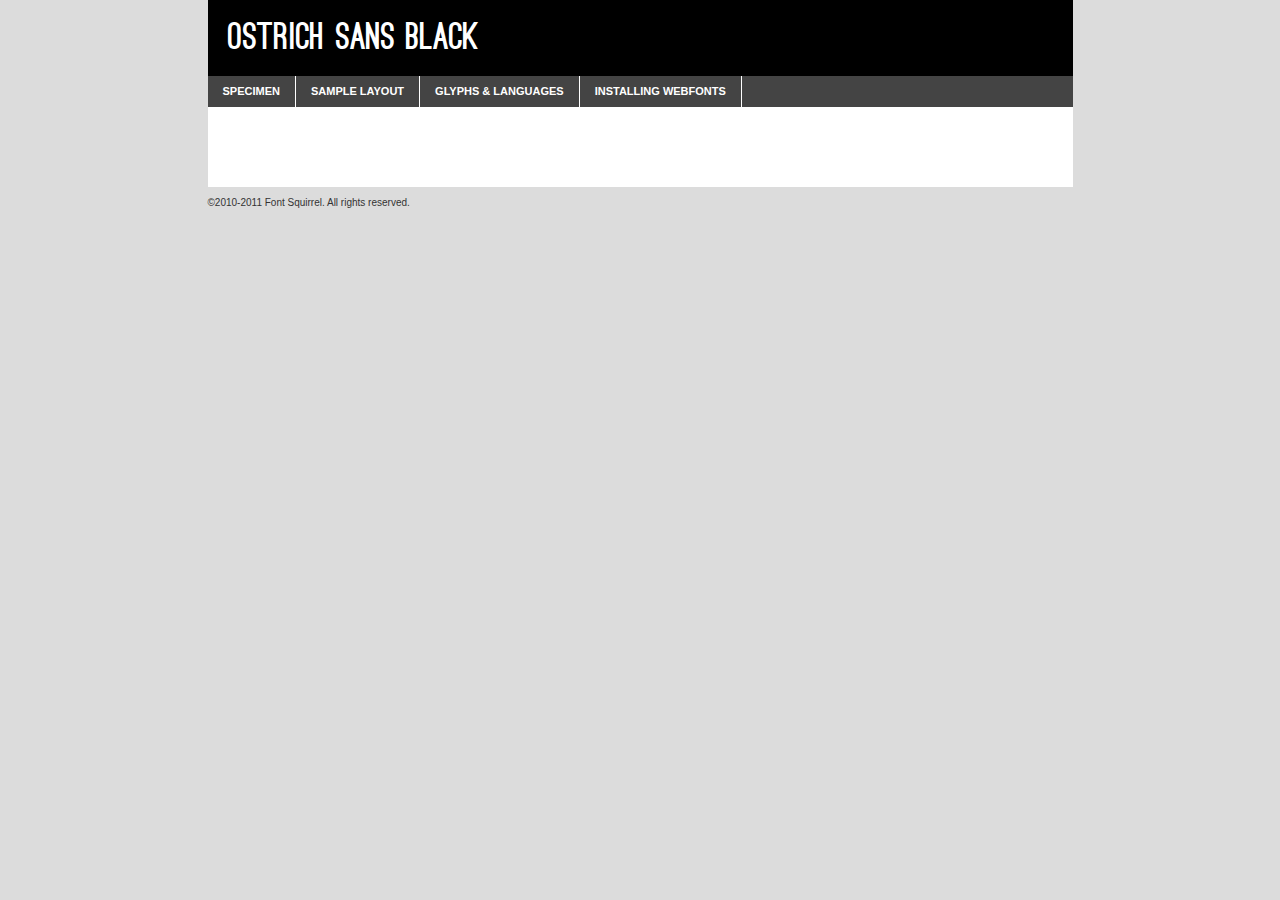
<file: font/ostrich-black-demo.html>
<!DOCTYPE html PUBLIC "-//W3C//DTD XHTML 1.0 Transitional//EN"
	"http://www.w3.org/TR/xhtml1/DTD/xhtml1-transitional.dtd">

<html xmlns="http://www.w3.org/1999/xhtml" xml:lang="en" lang="en">
<head>
	<meta http-equiv="Content-Type" content="text/html; charset=utf-8" />
	<script src="http://ajax.googleapis.com/ajax/libs/jquery/1.7.2/jquery.min.js" type="text/javascript" charset="utf-8"></script>
	<script src="specimen_files/easytabs.js" type="text/javascript" charset="utf-8"></script>
	<link rel="stylesheet" href="specimen_files/specimen_stylesheet.css" type="text/css" charset="utf-8" />
	<link rel="stylesheet" href="stylesheet.css" type="text/css" charset="utf-8" />

	<style type="text/css">
					body{
				font-family: 'ostrich_sansblack';
							}
		</style>

	<title>Ostrich Sans Black Specimen</title>
	
	
	<script type="text/javascript" charset="utf-8">
		$(document).ready(function() {
			$('#container').easyTabs({defaultContent:1});
		});
	</script>
</head>

<body>
<div id="container">
	<div id="header">
		Ostrich Sans Black	</div>
	<ul class="tabs">
		<li><a href="#specimen">Specimen</a></li>
		<li><a href="#layout">Sample Layout</a></li>
				<li><a href="#glyphs">Glyphs &amp; Languages</a></li>
		<li><a href="#installing">Installing Webfonts</a></li>
		
	</ul>
	
	<div id="main_content">

		
			<div id="specimen">
		
				<div class="section">
					<div class="grid12 firstcol">
						<div class="huge">AaBb</div>
					</div>
				</div>
		
				<div class="section">
					<div class="glyph_range">A&#x200B;B&#x200b;C&#x200b;D&#x200b;E&#x200b;F&#x200b;G&#x200b;H&#x200b;I&#x200b;J&#x200b;K&#x200b;L&#x200b;M&#x200b;N&#x200b;O&#x200b;P&#x200b;Q&#x200b;R&#x200b;S&#x200b;T&#x200b;U&#x200b;V&#x200b;W&#x200b;X&#x200b;Y&#x200b;Z&#x200b;a&#x200b;b&#x200b;c&#x200b;d&#x200b;e&#x200b;f&#x200b;g&#x200b;h&#x200b;i&#x200b;j&#x200b;k&#x200b;l&#x200b;m&#x200b;n&#x200b;o&#x200b;p&#x200b;q&#x200b;r&#x200b;s&#x200b;t&#x200b;u&#x200b;v&#x200b;w&#x200b;x&#x200b;y&#x200b;z&#x200b;1&#x200b;2&#x200b;3&#x200b;4&#x200b;5&#x200b;6&#x200b;7&#x200b;8&#x200b;9&#x200b;0&#x200b;&amp;&#x200b;.&#x200b;,&#x200b;?&#x200b;!&#x200b;&#64;&#x200b;(&#x200b;)&#x200b;#&#x200b;$&#x200b;%&#x200b;*&#x200b;+&#x200b;-&#x200b;=&#x200b;:&#x200b;;</div>
				</div>
				<div class="section">
					<div class="grid12 firstcol">
						<table class="sample_table">
							<tr><td>10</td><td class="size10">abcdefghijklmnopqrstuvwxyzABCDEFGHIJKLMNOPQRSTUVWXYZ0123456789abcdefghijklmnopqrstuvwxyzABCDEFGHIJKLMNOPQRSTUVWXYZ0123456789abcdefghijklmnopqrstuvwxyzABCDEFGHIJKLMNOPQRSTUVWXYZ</td></tr>
							<tr><td>11</td><td class="size11">abcdefghijklmnopqrstuvwxyzABCDEFGHIJKLMNOPQRSTUVWXYZ0123456789abcdefghijklmnopqrstuvwxyzABCDEFGHIJKLMNOPQRSTUVWXYZ0123456789abcdefghijklmnopqrstuvwxyzABCDEFGHIJKLMNOPQRSTUVWXYZ</td></tr>
							<tr><td>12</td><td class="size12">abcdefghijklmnopqrstuvwxyzABCDEFGHIJKLMNOPQRSTUVWXYZ0123456789abcdefghijklmnopqrstuvwxyzABCDEFGHIJKLMNOPQRSTUVWXYZ0123456789abcdefghijklmnopqrstuvwxyzABCDEFGHIJKLMNOPQRSTUVWXYZ</td></tr>
							<tr><td>13</td><td class="size13">abcdefghijklmnopqrstuvwxyzABCDEFGHIJKLMNOPQRSTUVWXYZ0123456789abcdefghijklmnopqrstuvwxyzABCDEFGHIJKLMNOPQRSTUVWXYZ0123456789abcdefghijklmnopqrstuvwxyzABCDEFGHIJKLMNOPQRSTUVWXYZ</td></tr>
							<tr><td>14</td><td class="size14">abcdefghijklmnopqrstuvwxyzABCDEFGHIJKLMNOPQRSTUVWXYZ0123456789abcdefghijklmnopqrstuvwxyzABCDEFGHIJKLMNOPQRSTUVWXYZ0123456789abcdefghijklmnopqrstuvwxyzABCDEFGHIJKLMNOPQRSTUVWXYZ</td></tr>
							<tr><td>16</td><td class="size16">abcdefghijklmnopqrstuvwxyzABCDEFGHIJKLMNOPQRSTUVWXYZ0123456789abcdefghijklmnopqrstuvwxyzABCDEFGHIJKLMNOPQRSTUVWXYZ</td></tr>
							<tr><td>18</td><td class="size18">abcdefghijklmnopqrstuvwxyzABCDEFGHIJKLMNOPQRSTUVWXYZ0123456789abcdefghijklmnopqrstuvwxyzABCDEFGHIJKLMNOPQRSTUVWXYZ</td></tr>
							<tr><td>20</td><td class="size20">abcdefghijklmnopqrstuvwxyzABCDEFGHIJKLMNOPQRSTUVWXYZ0123456789abcdefghijklmnopqrstuvwxyzABCDEFGHIJKLMNOPQRSTUVWXYZ</td></tr>
							<tr><td>24</td><td class="size24">abcdefghijklmnopqrstuvwxyzABCDEFGHIJKLMNOPQRSTUVWXYZ0123456789abcdefghijklmnopqrstuvwxyzABCDEFGHIJKLMNOPQRSTUVWXYZ</td></tr>
							<tr><td>30</td><td class="size30">abcdefghijklmnopqrstuvwxyzABCDEFGHIJKLMNOPQRSTUVWXYZ0123456789abcdefghijklmnopqrstuvwxyzABCDEFGHIJKLMNOPQRSTUVWXYZ</td></tr>
							<tr><td>36</td><td class="size36">abcdefghijklmnopqrstuvwxyzABCDEFGHIJKLMNOPQRSTUVWXYZ0123456789abcdefghijklmnopqrstuvwxyzABCDEFGHIJKLMNOPQRSTUVWXYZ</td></tr>
							<tr><td>48</td><td class="size48">abcdefghijklmnopqrstuvwxyzABCDEFGHIJKLMNOPQRSTUVWXYZ0123456789abcdefghijklmnopqrstuvwxyzABCDEFGHIJKLMNOPQRSTUVWXYZ</td></tr>
							<tr><td>60</td><td class="size60">abcdefghijklmnopqrstuvwxyzABCDEFGHIJKLMNOPQRSTUVWXYZ0123456789abcdefghijklmnopqrstuvwxyzABCDEFGHIJKLMNOPQRSTUVWXYZ</td></tr>
							<tr><td>72</td><td class="size72">abcdefghijklmnopqrstuvwxyzABCDEFGHIJKLMNOPQRSTUVWXYZ0123456789abcdefghijklmnopqrstuvwxyzABCDEFGHIJKLMNOPQRSTUVWXYZ</td></tr>
							<tr><td>90</td><td class="size90">abcdefghijklmnopqrstuvwxyzABCDEFGHIJKLMNOPQRSTUVWXYZ0123456789abcdefghijklmnopqrstuvwxyzABCDEFGHIJKLMNOPQRSTUVWXYZ</td></tr>
						</table>
				
					</div>
			
				</div>
		
		
		
								<div class="section" id="bodycomparison">


										<div id="xheight">
				<div class="fontbody">&#xE000;&#xE000;&#xE000;&#xE000;&#xE000;&#xE000;&#xE000;&#xE000;&#xE000;&#xE000;&#xE000;&#xE000;&#xE000;&#xE000;&#xE000;&#xE000;&#xE000;&#xE000;&#xE000;&#xE000;&#xE000;&#xE000;&#xE000;&#xE000;&#xE000;&#xE000;&#xE000;&#xE000;&#xE000;&#xE000;&#xE000;&#xE000;&#xE000;&#xE000;&#xE000;&#xE000;&#xE000;&#xE000;&#xE000;&#xE000;&#xE000;&#xE000;&#xE000;&#xE000;&#xE000;&#xE000;&#xE000;&#xE000;&#xE000;&#xE000;&#xE000;&#xE000;&#xE000;&#xE000;&#xE000;&#xE000;&#xE000;&#xE000;&#xE000;&#xE000;&#xE000;&#xE000;&#xE000;&#xE000;&#xE000;&#xE000;&#xE000;&#xE000;&#xE000;&#xE000;&#xE000;&#xE000;&#xE000;&#xE000;&#xE000;&#xE000;&#xE000;&#xE000;&#xE000;&#xE000;&#xE000;&#xE000;&#xE000;&#xE000;&#xE000;&#xE000;&#xE000;&#xE000;&#xE000;&#xE000;&#xE000;&#xE000;&#xE000;&#xE000;&#xE000;&#xE000;&#xE000;&#xE000;&#xE000;body</div><div class="arialbody">body</div><div class="verdanabody">body</div><div class="georgiabody">body</div></div>
										<div class="fontbody" style="z-index:1">
											body<span>Ostrich Sans Black</span>
										</div>
										<div class="arialbody" style="z-index:1">
											body<span>Arial</span>
										</div>
										<div class="verdanabody" style="z-index:1">
											body<span>Verdana</span>
										</div>
										<div class="georgiabody" style="z-index:1">
											body<span>Georgia</span>
										</div>



								</div>
		
		
				<div class="section psample psample_row1" id="">
					
					<div class="grid2 firstcol">
						<p class="size10"><span>10.</span>Aenean lacinia bibendum nulla sed consectetur. Fusce dapibus, tellus ac cursus commodo, tortor mauris condimentum nibh, ut fermentum massa justo sit amet risus. Nullam id dolor id nibh ultricies vehicula ut id elit. Cum sociis natoque penatibus et magnis dis parturient montes, nascetur ridiculus mus. Nulla vitae elit libero, a pharetra augue.</p>
			
					</div>
					<div class="grid3">
						<p class="size11"><span>11.</span>Aenean lacinia bibendum nulla sed consectetur. Fusce dapibus, tellus ac cursus commodo, tortor mauris condimentum nibh, ut fermentum massa justo sit amet risus. Nullam id dolor id nibh ultricies vehicula ut id elit. Cum sociis natoque penatibus et magnis dis parturient montes, nascetur ridiculus mus. Nulla vitae elit libero, a pharetra augue.</p>
			
					</div>
					<div class="grid3">
						<p class="size12"><span>12.</span>Aenean lacinia bibendum nulla sed consectetur. Fusce dapibus, tellus ac cursus commodo, tortor mauris condimentum nibh, ut fermentum massa justo sit amet risus. Nullam id dolor id nibh ultricies vehicula ut id elit. Cum sociis natoque penatibus et magnis dis parturient montes, nascetur ridiculus mus. Nulla vitae elit libero, a pharetra augue.</p>
			
					</div>
					<div class="grid4">
						<p class="size13"><span>13.</span>Aenean lacinia bibendum nulla sed consectetur. Fusce dapibus, tellus ac cursus commodo, tortor mauris condimentum nibh, ut fermentum massa justo sit amet risus. Nullam id dolor id nibh ultricies vehicula ut id elit. Cum sociis natoque penatibus et magnis dis parturient montes, nascetur ridiculus mus. Nulla vitae elit libero, a pharetra augue.</p>
			
					</div>
					<div class="white_blend"></div>
					
				</div>
				<div class="section psample psample_row2" id="">
					<div class="grid3 firstcol">
						<p class="size14"><span>14.</span>Aenean lacinia bibendum nulla sed consectetur. Fusce dapibus, tellus ac cursus commodo, tortor mauris condimentum nibh, ut fermentum massa justo sit amet risus. Nullam id dolor id nibh ultricies vehicula ut id elit. Cum sociis natoque penatibus et magnis dis parturient montes, nascetur ridiculus mus. Nulla vitae elit libero, a pharetra augue.</p>
			
					</div>
					<div class="grid4">
						<p class="size16"><span>16.</span>Aenean lacinia bibendum nulla sed consectetur. Fusce dapibus, tellus ac cursus commodo, tortor mauris condimentum nibh, ut fermentum massa justo sit amet risus. Nullam id dolor id nibh ultricies vehicula ut id elit. Cum sociis natoque penatibus et magnis dis parturient montes, nascetur ridiculus mus. Nulla vitae elit libero, a pharetra augue.</p>
			
					</div>
					<div class="grid5">
						<p class="size18"><span>18.</span>Aenean lacinia bibendum nulla sed consectetur. Fusce dapibus, tellus ac cursus commodo, tortor mauris condimentum nibh, ut fermentum massa justo sit amet risus. Nullam id dolor id nibh ultricies vehicula ut id elit. Cum sociis natoque penatibus et magnis dis parturient montes, nascetur ridiculus mus. Nulla vitae elit libero, a pharetra augue.</p>
			
					</div>

					<div class="white_blend"></div>

				</div>
				
				<div class="section psample psample_row3" id="">
					<div class="grid5 firstcol">
						<p class="size20"><span>20.</span>Aenean lacinia bibendum nulla sed consectetur. Fusce dapibus, tellus ac cursus commodo, tortor mauris condimentum nibh, ut fermentum massa justo sit amet risus. Nullam id dolor id nibh ultricies vehicula ut id elit. Cum sociis natoque penatibus et magnis dis parturient montes, nascetur ridiculus mus. Nulla vitae elit libero, a pharetra augue.</p>
					</div>
					<div class="grid7">
						<p class="size24"><span>24.</span>Aenean lacinia bibendum nulla sed consectetur. Fusce dapibus, tellus ac cursus commodo, tortor mauris condimentum nibh, ut fermentum massa justo sit amet risus. Nullam id dolor id nibh ultricies vehicula ut id elit. Cum sociis natoque penatibus et magnis dis parturient montes, nascetur ridiculus mus. Nulla vitae elit libero, a pharetra augue.</p>
					</div>
					
					<div class="white_blend"></div>
					
				</div>
				
				<div class="section psample psample_row4" id="">
					<div class="grid12 firstcol">
						<p class="size30"><span>30.</span>Aenean lacinia bibendum nulla sed consectetur. Fusce dapibus, tellus ac cursus commodo, tortor mauris condimentum nibh, ut fermentum massa justo sit amet risus. Nullam id dolor id nibh ultricies vehicula ut id elit. Cum sociis natoque penatibus et magnis dis parturient montes, nascetur ridiculus mus. Nulla vitae elit libero, a pharetra augue.</p>
					</div>
					<div class="white_blend"></div>
					
				</div>
				
				
				
				<div class="section psample psample_row1 fullreverse">
					<div class="grid2 firstcol">
						<p class="size10"><span>10.</span>Aenean lacinia bibendum nulla sed consectetur. Fusce dapibus, tellus ac cursus commodo, tortor mauris condimentum nibh, ut fermentum massa justo sit amet risus. Nullam id dolor id nibh ultricies vehicula ut id elit. Cum sociis natoque penatibus et magnis dis parturient montes, nascetur ridiculus mus. Nulla vitae elit libero, a pharetra augue.</p>
			
					</div>
					<div class="grid3">
						<p class="size11"><span>11.</span>Aenean lacinia bibendum nulla sed consectetur. Fusce dapibus, tellus ac cursus commodo, tortor mauris condimentum nibh, ut fermentum massa justo sit amet risus. Nullam id dolor id nibh ultricies vehicula ut id elit. Cum sociis natoque penatibus et magnis dis parturient montes, nascetur ridiculus mus. Nulla vitae elit libero, a pharetra augue.</p>
			
					</div>
					<div class="grid3">
						<p class="size12"><span>12.</span>Aenean lacinia bibendum nulla sed consectetur. Fusce dapibus, tellus ac cursus commodo, tortor mauris condimentum nibh, ut fermentum massa justo sit amet risus. Nullam id dolor id nibh ultricies vehicula ut id elit. Cum sociis natoque penatibus et magnis dis parturient montes, nascetur ridiculus mus. Nulla vitae elit libero, a pharetra augue.</p>
			
					</div>
					<div class="grid4">
						<p class="size13"><span>13.</span>Aenean lacinia bibendum nulla sed consectetur. Fusce dapibus, tellus ac cursus commodo, tortor mauris condimentum nibh, ut fermentum massa justo sit amet risus. Nullam id dolor id nibh ultricies vehicula ut id elit. Cum sociis natoque penatibus et magnis dis parturient montes, nascetur ridiculus mus. Nulla vitae elit libero, a pharetra augue.</p>
			
					</div>
					<div class="black_blend"></div>
					
				</div>
				
				<div class="section psample psample_row2 fullreverse">
					<div class="grid3 firstcol">
						<p class="size14"><span>14.</span>Aenean lacinia bibendum nulla sed consectetur. Fusce dapibus, tellus ac cursus commodo, tortor mauris condimentum nibh, ut fermentum massa justo sit amet risus. Nullam id dolor id nibh ultricies vehicula ut id elit. Cum sociis natoque penatibus et magnis dis parturient montes, nascetur ridiculus mus. Nulla vitae elit libero, a pharetra augue.</p>
			
					</div>
					<div class="grid4">
						<p class="size16"><span>16.</span>Aenean lacinia bibendum nulla sed consectetur. Fusce dapibus, tellus ac cursus commodo, tortor mauris condimentum nibh, ut fermentum massa justo sit amet risus. Nullam id dolor id nibh ultricies vehicula ut id elit. Cum sociis natoque penatibus et magnis dis parturient montes, nascetur ridiculus mus. Nulla vitae elit libero, a pharetra augue.</p>
			
					</div>
					<div class="grid5">
						<p class="size18"><span>18.</span>Aenean lacinia bibendum nulla sed consectetur. Fusce dapibus, tellus ac cursus commodo, tortor mauris condimentum nibh, ut fermentum massa justo sit amet risus. Nullam id dolor id nibh ultricies vehicula ut id elit. Cum sociis natoque penatibus et magnis dis parturient montes, nascetur ridiculus mus. Nulla vitae elit libero, a pharetra augue.</p>
			
					</div>
					<div class="black_blend"></div>

				</div>
				
				<div class="section psample fullreverse psample_row3" id="">
					<div class="grid5 firstcol">
						<p class="size20"><span>20.</span>Aenean lacinia bibendum nulla sed consectetur. Fusce dapibus, tellus ac cursus commodo, tortor mauris condimentum nibh, ut fermentum massa justo sit amet risus. Nullam id dolor id nibh ultricies vehicula ut id elit. Cum sociis natoque penatibus et magnis dis parturient montes, nascetur ridiculus mus. Nulla vitae elit libero, a pharetra augue.</p>
					</div>
					<div class="grid7">
						<p class="size24"><span>24.</span>Aenean lacinia bibendum nulla sed consectetur. Fusce dapibus, tellus ac cursus commodo, tortor mauris condimentum nibh, ut fermentum massa justo sit amet risus. Nullam id dolor id nibh ultricies vehicula ut id elit. Cum sociis natoque penatibus et magnis dis parturient montes, nascetur ridiculus mus. Nulla vitae elit libero, a pharetra augue.</p>
					</div>
					
					<div class="black_blend"></div>
					
				</div>
				
				<div class="section psample fullreverse psample_row4" id="" style="border-bottom: 20px #000 solid;">
					<div class="grid12 firstcol">
						<p class="size30"><span>30.</span>Aenean lacinia bibendum nulla sed consectetur. Fusce dapibus, tellus ac cursus commodo, tortor mauris condimentum nibh, ut fermentum massa justo sit amet risus. Nullam id dolor id nibh ultricies vehicula ut id elit. Cum sociis natoque penatibus et magnis dis parturient montes, nascetur ridiculus mus. Nulla vitae elit libero, a pharetra augue.</p>
					</div>
					<div class="black_blend"></div>
					
				</div>
				
				
				
				
			</div>
			
			<div id="layout">
				
				<div class="section">
					
					<div class="grid12 firstcol">
						<h1>Lorem Ipsum Dolor</h1>
						<h2>Etiam porta sem malesuada magna mollis euismod</h2>
						
						<p class="byline">By <a href="#link">Aenean Lacinia</a></p>
					</div>
				</div>
				<div class="section">
					<div class="grid8 firstcol">
						<p class="large">Donec sed odio dui. Morbi leo risus, porta ac consectetur ac, vestibulum at eros. Fusce dapibus, tellus ac cursus commodo, tortor mauris condimentum nibh, ut fermentum massa justo sit amet risus. </p>

						
						<h3>Pellentesque ornare sem</h3>

						<p>Maecenas sed diam eget risus varius blandit sit amet non magna. Maecenas faucibus mollis interdum. Donec ullamcorper nulla non metus auctor fringilla. Nullam id dolor id nibh ultricies vehicula ut id elit. Nullam id dolor id nibh ultricies vehicula ut id elit. </p>

						<p>Aenean eu leo quam. Pellentesque ornare sem lacinia quam venenatis vestibulum. Lorem ipsum dolor sit amet, consectetur adipiscing elit. Cum sociis natoque penatibus et magnis dis parturient montes, nascetur ridiculus mus. </p>

						<p>Nulla vitae elit libero, a pharetra augue. Praesent commodo cursus magna, vel scelerisque nisl consectetur et. Aenean lacinia bibendum nulla sed consectetur. </p>

						<p>Nullam quis risus eget urna mollis ornare vel eu leo. Nullam quis risus eget urna mollis ornare vel eu leo. Maecenas sed diam eget risus varius blandit sit amet non magna. Donec ullamcorper nulla non metus auctor fringilla. </p>

						<h3>Cras mattis consectetur</h3>

						<p>Aenean eu leo quam. Pellentesque ornare sem lacinia quam venenatis vestibulum. Aenean lacinia bibendum nulla sed consectetur. Integer posuere erat a ante venenatis dapibus posuere velit aliquet. Cras mattis consectetur purus sit amet fermentum. </p>

						<p>Nullam id dolor id nibh ultricies vehicula ut id elit. Nullam quis risus eget urna mollis ornare vel eu leo. Cras mattis consectetur purus sit amet fermentum.</p>
					</div>
					
					<div class="grid4 sidebar">
						
						<div class="box reverse">
							<p class="last">Nullam quis risus eget urna mollis ornare vel eu leo. Donec ullamcorper nulla non metus auctor fringilla. Cras mattis consectetur purus sit amet fermentum. Sed posuere consectetur est at lobortis. Lorem ipsum dolor sit amet, consectetur adipiscing elit. </p>
						</div>
						
						<p class="caption">Maecenas sed diam eget risus varius.</p>

						<p>Vestibulum id ligula porta felis euismod semper. Integer posuere erat a ante venenatis dapibus posuere velit aliquet. Vestibulum id ligula porta felis euismod semper. Sed posuere consectetur est at lobortis. Maecenas sed diam eget risus varius blandit sit amet non magna. Fusce dapibus, tellus ac cursus commodo, tortor mauris condimentum nibh, ut fermentum massa justo sit amet risus. </p>

					

						<p>Duis mollis, est non commodo luctus, nisi erat porttitor ligula, eget lacinia odio sem nec elit. Aenean lacinia bibendum nulla sed consectetur. Vivamus sagittis lacus vel augue laoreet rutrum faucibus dolor auctor. Aenean lacinia bibendum nulla sed consectetur. Nullam quis risus eget urna mollis ornare vel eu leo. </p>

						<p>Praesent commodo cursus magna, vel scelerisque nisl consectetur et. Donec ullamcorper nulla non metus auctor fringilla. Maecenas faucibus mollis interdum. Fusce dapibus, tellus ac cursus commodo, tortor mauris condimentum nibh, ut fermentum massa justo sit amet risus. </p>

					</div>
				</div>
				
			</div>


			



		<div id="glyphs">
			<div class="section">
				<div class="grid12 firstcol">
			
				<h1>Language Support</h1>
				<p>The subset of Ostrich Sans Black in this kit supports the following languages:<br />
			
					English				</p>
				<h1>Glyph Chart</h1>
				<p>The subset of Ostrich Sans Black in this kit includes all the glyphs listed below. Unicode entities are included above each glyph to help you insert individual characters into your layout.</p>
				<div id="glyph_chart">
			
																														 <div><p>&amp;#13;</p>&#13;</div>
																				 <div><p>&amp;#32;</p>&#32;</div>
																				 <div><p>&amp;#33;</p>&#33;</div>
																				 <div><p>&amp;#34;</p>&#34;</div>
																				 <div><p>&amp;#35;</p>&#35;</div>
																				 <div><p>&amp;#36;</p>&#36;</div>
																				 <div><p>&amp;#37;</p>&#37;</div>
																				 <div><p>&amp;#38;</p>&#38;</div>
																				 <div><p>&amp;#39;</p>&#39;</div>
																				 <div><p>&amp;#40;</p>&#40;</div>
																				 <div><p>&amp;#41;</p>&#41;</div>
																				 <div><p>&amp;#42;</p>&#42;</div>
																				 <div><p>&amp;#43;</p>&#43;</div>
																				 <div><p>&amp;#44;</p>&#44;</div>
																				 <div><p>&amp;#45;</p>&#45;</div>
																				 <div><p>&amp;#46;</p>&#46;</div>
																				 <div><p>&amp;#47;</p>&#47;</div>
																				 <div><p>&amp;#48;</p>&#48;</div>
																				 <div><p>&amp;#49;</p>&#49;</div>
																				 <div><p>&amp;#50;</p>&#50;</div>
																				 <div><p>&amp;#51;</p>&#51;</div>
																				 <div><p>&amp;#52;</p>&#52;</div>
																				 <div><p>&amp;#53;</p>&#53;</div>
																				 <div><p>&amp;#54;</p>&#54;</div>
																				 <div><p>&amp;#55;</p>&#55;</div>
																				 <div><p>&amp;#56;</p>&#56;</div>
																				 <div><p>&amp;#57;</p>&#57;</div>
																				 <div><p>&amp;#58;</p>&#58;</div>
																				 <div><p>&amp;#59;</p>&#59;</div>
																				 <div><p>&amp;#60;</p>&#60;</div>
																				 <div><p>&amp;#61;</p>&#61;</div>
																				 <div><p>&amp;#62;</p>&#62;</div>
																				 <div><p>&amp;#63;</p>&#63;</div>
																				 <div><p>&amp;#64;</p>&#64;</div>
																				 <div><p>&amp;#65;</p>&#65;</div>
																				 <div><p>&amp;#66;</p>&#66;</div>
																				 <div><p>&amp;#67;</p>&#67;</div>
																				 <div><p>&amp;#68;</p>&#68;</div>
																				 <div><p>&amp;#69;</p>&#69;</div>
																				 <div><p>&amp;#70;</p>&#70;</div>
																				 <div><p>&amp;#71;</p>&#71;</div>
																				 <div><p>&amp;#72;</p>&#72;</div>
																				 <div><p>&amp;#73;</p>&#73;</div>
																				 <div><p>&amp;#74;</p>&#74;</div>
																				 <div><p>&amp;#75;</p>&#75;</div>
																				 <div><p>&amp;#76;</p>&#76;</div>
																				 <div><p>&amp;#77;</p>&#77;</div>
																				 <div><p>&amp;#78;</p>&#78;</div>
																				 <div><p>&amp;#79;</p>&#79;</div>
																				 <div><p>&amp;#80;</p>&#80;</div>
																				 <div><p>&amp;#81;</p>&#81;</div>
																				 <div><p>&amp;#82;</p>&#82;</div>
																				 <div><p>&amp;#83;</p>&#83;</div>
																				 <div><p>&amp;#84;</p>&#84;</div>
																				 <div><p>&amp;#85;</p>&#85;</div>
																				 <div><p>&amp;#86;</p>&#86;</div>
																				 <div><p>&amp;#87;</p>&#87;</div>
																				 <div><p>&amp;#88;</p>&#88;</div>
																				 <div><p>&amp;#89;</p>&#89;</div>
																				 <div><p>&amp;#90;</p>&#90;</div>
																				 <div><p>&amp;#91;</p>&#91;</div>
																				 <div><p>&amp;#92;</p>&#92;</div>
																				 <div><p>&amp;#93;</p>&#93;</div>
																				 <div><p>&amp;#94;</p>&#94;</div>
																				 <div><p>&amp;#95;</p>&#95;</div>
																				 <div><p>&amp;#96;</p>&#96;</div>
																				 <div><p>&amp;#97;</p>&#97;</div>
																				 <div><p>&amp;#98;</p>&#98;</div>
																				 <div><p>&amp;#99;</p>&#99;</div>
																				 <div><p>&amp;#100;</p>&#100;</div>
																				 <div><p>&amp;#101;</p>&#101;</div>
																				 <div><p>&amp;#102;</p>&#102;</div>
																				 <div><p>&amp;#103;</p>&#103;</div>
																				 <div><p>&amp;#104;</p>&#104;</div>
																				 <div><p>&amp;#105;</p>&#105;</div>
																				 <div><p>&amp;#106;</p>&#106;</div>
																				 <div><p>&amp;#107;</p>&#107;</div>
																				 <div><p>&amp;#108;</p>&#108;</div>
																				 <div><p>&amp;#109;</p>&#109;</div>
																				 <div><p>&amp;#110;</p>&#110;</div>
																				 <div><p>&amp;#111;</p>&#111;</div>
																				 <div><p>&amp;#112;</p>&#112;</div>
																				 <div><p>&amp;#113;</p>&#113;</div>
																				 <div><p>&amp;#114;</p>&#114;</div>
																				 <div><p>&amp;#115;</p>&#115;</div>
																				 <div><p>&amp;#116;</p>&#116;</div>
																				 <div><p>&amp;#117;</p>&#117;</div>
																				 <div><p>&amp;#118;</p>&#118;</div>
																				 <div><p>&amp;#119;</p>&#119;</div>
																				 <div><p>&amp;#120;</p>&#120;</div>
																				 <div><p>&amp;#121;</p>&#121;</div>
																				 <div><p>&amp;#122;</p>&#122;</div>
																				 <div><p>&amp;#123;</p>&#123;</div>
																				 <div><p>&amp;#124;</p>&#124;</div>
																				 <div><p>&amp;#125;</p>&#125;</div>
																				 <div><p>&amp;#126;</p>&#126;</div>
																				 <div><p>&amp;#160;</p>&#160;</div>
																				 <div><p>&amp;#169;</p>&#169;</div>
																				 <div><p>&amp;#173;</p>&#173;</div>
																				 <div><p>&amp;#174;</p>&#174;</div>
																				 <div><p>&amp;#710;</p>&#710;</div>
																				 <div><p>&amp;#732;</p>&#732;</div>
																				 <div><p>&amp;#8192;</p>&#8192;</div>
																				 <div><p>&amp;#8193;</p>&#8193;</div>
																				 <div><p>&amp;#8194;</p>&#8194;</div>
																				 <div><p>&amp;#8195;</p>&#8195;</div>
																				 <div><p>&amp;#8196;</p>&#8196;</div>
																				 <div><p>&amp;#8197;</p>&#8197;</div>
																				 <div><p>&amp;#8198;</p>&#8198;</div>
																				 <div><p>&amp;#8199;</p>&#8199;</div>
																				 <div><p>&amp;#8200;</p>&#8200;</div>
																				 <div><p>&amp;#8201;</p>&#8201;</div>
																				 <div><p>&amp;#8202;</p>&#8202;</div>
																				 <div><p>&amp;#8208;</p>&#8208;</div>
																				 <div><p>&amp;#8209;</p>&#8209;</div>
																				 <div><p>&amp;#8210;</p>&#8210;</div>
																				 <div><p>&amp;#8211;</p>&#8211;</div>
																				 <div><p>&amp;#8212;</p>&#8212;</div>
																				 <div><p>&amp;#8216;</p>&#8216;</div>
																				 <div><p>&amp;#8217;</p>&#8217;</div>
																				 <div><p>&amp;#8220;</p>&#8220;</div>
																				 <div><p>&amp;#8221;</p>&#8221;</div>
																				 <div><p>&amp;#8226;</p>&#8226;</div>
																				 <div><p>&amp;#8239;</p>&#8239;</div>
																				 <div><p>&amp;#8287;</p>&#8287;</div>
																				 <div><p>&amp;#8482;</p>&#8482;</div>
																				 <div><p>&amp;#57344;</p>&#57344;</div>
																												</div>	
				</div>
		
		
			</div>
		</div>
		
		
		<div id="specs">
			
		</div>
	
		<div id="installing">
			<div class="section">
				<div class="grid7 firstcol">
					<h1>Installing Webfonts</h1>
					
					<p>Webfonts are supported by all major browser platforms but not all in the same way. There are currently four different font formats that must be included in order to target all browsers. This includes TTF, WOFF, EOT and SVG.</p>
					
					<h2>1. Upload your webfonts</h2>
					<p>You must upload your webfont kit to your website. They should be in or near the same directory as your CSS files.</p>
					
					<h2>2. Include the webfont stylesheet</h2>
					<p>A special CSS @font-face declaration helps the various browsers select the appropriate font it needs without causing you a bunch of headaches. Learn more about this syntax by reading the <a href="http://www.fontspring.com/blog/further-hardening-of-the-bulletproof-syntax">Fontspring blog post</a> about it. The code for it is as follows:</p>


<code>
@font-face{ 
	font-family: 'MyWebFont';
	src: url('WebFont.eot');
	src: url('WebFont.eot?#iefix') format('embedded-opentype'),
	     url('WebFont.woff') format('woff'),
	     url('WebFont.ttf') format('truetype'),
	     url('WebFont.svg#webfont') format('svg');
}
</code>

	<p>We've already gone ahead and generated the code for you. All you have to do is link to the stylesheet in your HTML, like this:</p>
	<code>&lt;link rel=&quot;stylesheet&quot; href=&quot;stylesheet.css&quot; type=&quot;text/css&quot; charset=&quot;utf-8&quot; /&gt;</code>

					<h2>3. Modify your own stylesheet</h2>
					<p>To take advantage of your new fonts, you must tell your stylesheet to use them. Look at the original @font-face declaration above and find the property called "font-family." The name linked there will be what you use to reference the font. Prepend that webfont name to the font stack in the "font-family" property, inside the selector you want to change. For example:</p>
<code>p { font-family: 'WebFont', Arial, sans-serif; }</code>

<h2>4. Test</h2>
<p>Getting webfonts to work cross-browser <em>can</em> be tricky. Use the information in the sidebar to help you if you find that fonts aren't loading in a particular browser.</p>
				</div>
				
				<div class="grid5 sidebar">
					<div class="box">
						<h2>Troubleshooting<br />Font-Face Problems</h2>
						<p>Having trouble getting your webfonts to load in your new website? Here are some tips to sort out what might be the problem.</p>

						<h3>Fonts not showing in any browser</h3>

						<p>This sounds like you need to work on the plumbing. You either did not upload the fonts to the correct directory, or you did not link the fonts properly in the CSS. If you've confirmed that all this is correct and you still have a problem, take a look at your .htaccess file and see if requests are getting intercepted.</p>

						<h3>Fonts not loading in iPhone or iPad</h3>

						<p>The most common problem here is that you are serving the fonts from an IIS server. IIS refuses to serve files that have unknown MIME types. If that is the case, you must set the MIME type for SVG to "image/svg+xml" in the server settings. Follow these instructions from Microsoft if you need help.</p>

						<h3>Fonts not loading in Firefox</h3>

						<p>The primary reason for this failure? You are still using a version Firefox older than 3.5. So upgrade already! If that isn't it, then you are very likely serving fonts from a different domain. Firefox requires that all font assets be served from the same domain. Lastly it is possible that you need to add WOFF to your list of MIME types (if you are serving via IIS.)</p>

						<h3>Fonts not loading in IE</h3>

						<p>Are you looking at Internet Explorer on an actual Windows machine or are you cheating by using a service like Adobe BrowserLab? Many of these screenshot services do not render @font-face for IE. Best to test it on a real machine.</p>

						<h3>Fonts not loading in IE9</h3>

						<p>IE9, like Firefox, requires that fonts be served from the same domain as the website. Make sure that is the case.</p>
					</div>
				</div>
			</div>
			
		</div>
	
	</div>
	<div id="footer">
		<p>&copy;2010-2011 Font Squirrel. All rights reserved.</p>
	</div>
</div>
</body>
</html>
</file>
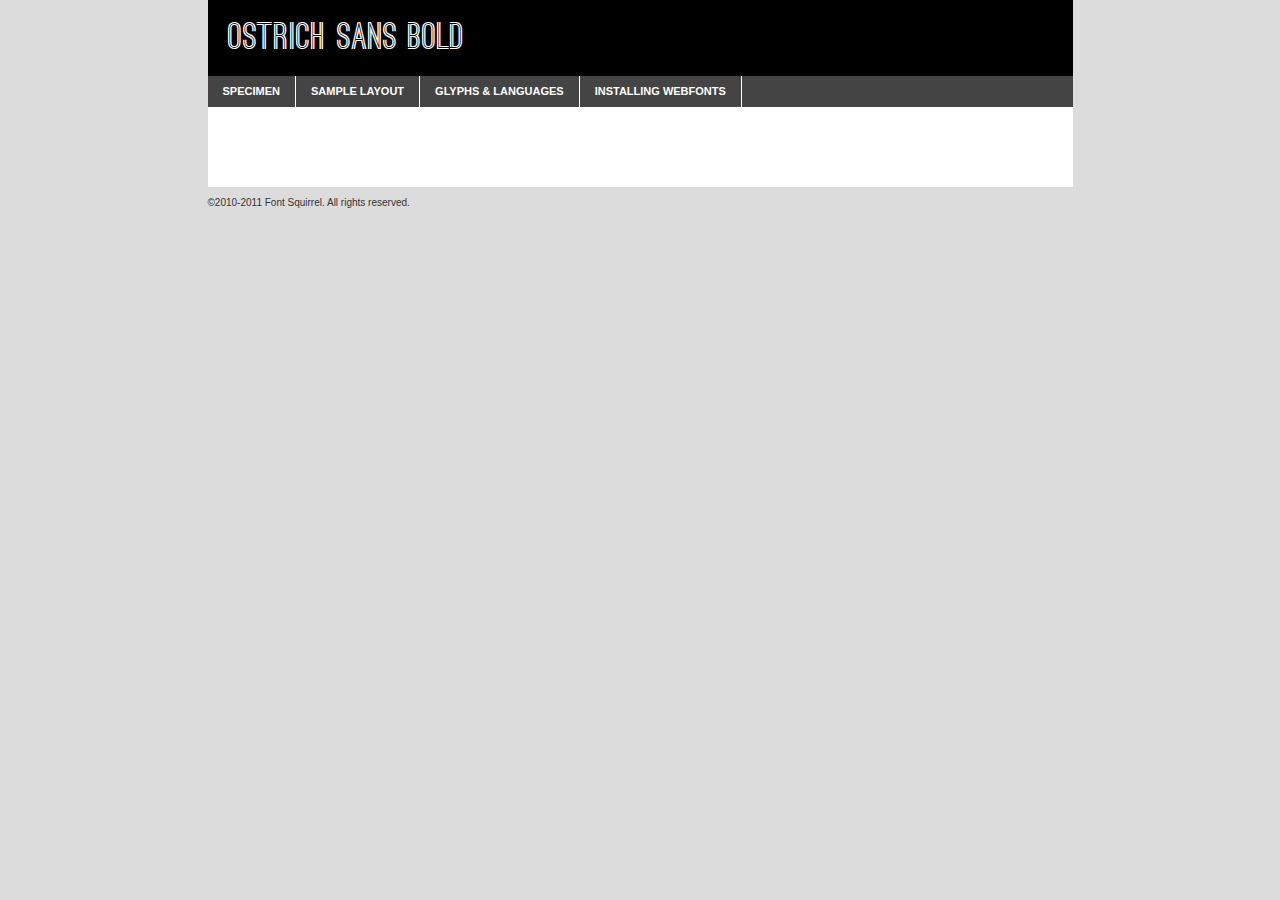
<file: font/ostrich-bold-demo.html>
<!DOCTYPE html PUBLIC "-//W3C//DTD XHTML 1.0 Transitional//EN"
	"http://www.w3.org/TR/xhtml1/DTD/xhtml1-transitional.dtd">

<html xmlns="http://www.w3.org/1999/xhtml" xml:lang="en" lang="en">
<head>
	<meta http-equiv="Content-Type" content="text/html; charset=utf-8" />
	<script src="http://ajax.googleapis.com/ajax/libs/jquery/1.7.2/jquery.min.js" type="text/javascript" charset="utf-8"></script>
	<script src="specimen_files/easytabs.js" type="text/javascript" charset="utf-8"></script>
	<link rel="stylesheet" href="specimen_files/specimen_stylesheet.css" type="text/css" charset="utf-8" />
	<link rel="stylesheet" href="stylesheet.css" type="text/css" charset="utf-8" />

	<style type="text/css">
					body{
				font-family: 'ostrich_sansbold';
							}
		</style>

	<title>Ostrich Sans Bold Specimen</title>
	
	
	<script type="text/javascript" charset="utf-8">
		$(document).ready(function() {
			$('#container').easyTabs({defaultContent:1});
		});
	</script>
</head>

<body>
<div id="container">
	<div id="header">
		Ostrich Sans Bold	</div>
	<ul class="tabs">
		<li><a href="#specimen">Specimen</a></li>
		<li><a href="#layout">Sample Layout</a></li>
				<li><a href="#glyphs">Glyphs &amp; Languages</a></li>
		<li><a href="#installing">Installing Webfonts</a></li>
		
	</ul>
	
	<div id="main_content">

		
			<div id="specimen">
		
				<div class="section">
					<div class="grid12 firstcol">
						<div class="huge">AaBb</div>
					</div>
				</div>
		
				<div class="section">
					<div class="glyph_range">A&#x200B;B&#x200b;C&#x200b;D&#x200b;E&#x200b;F&#x200b;G&#x200b;H&#x200b;I&#x200b;J&#x200b;K&#x200b;L&#x200b;M&#x200b;N&#x200b;O&#x200b;P&#x200b;Q&#x200b;R&#x200b;S&#x200b;T&#x200b;U&#x200b;V&#x200b;W&#x200b;X&#x200b;Y&#x200b;Z&#x200b;a&#x200b;b&#x200b;c&#x200b;d&#x200b;e&#x200b;f&#x200b;g&#x200b;h&#x200b;i&#x200b;j&#x200b;k&#x200b;l&#x200b;m&#x200b;n&#x200b;o&#x200b;p&#x200b;q&#x200b;r&#x200b;s&#x200b;t&#x200b;u&#x200b;v&#x200b;w&#x200b;x&#x200b;y&#x200b;z&#x200b;1&#x200b;2&#x200b;3&#x200b;4&#x200b;5&#x200b;6&#x200b;7&#x200b;8&#x200b;9&#x200b;0&#x200b;&amp;&#x200b;.&#x200b;,&#x200b;?&#x200b;!&#x200b;&#64;&#x200b;(&#x200b;)&#x200b;#&#x200b;$&#x200b;%&#x200b;*&#x200b;+&#x200b;-&#x200b;=&#x200b;:&#x200b;;</div>
				</div>
				<div class="section">
					<div class="grid12 firstcol">
						<table class="sample_table">
							<tr><td>10</td><td class="size10">abcdefghijklmnopqrstuvwxyzABCDEFGHIJKLMNOPQRSTUVWXYZ0123456789abcdefghijklmnopqrstuvwxyzABCDEFGHIJKLMNOPQRSTUVWXYZ0123456789abcdefghijklmnopqrstuvwxyzABCDEFGHIJKLMNOPQRSTUVWXYZ</td></tr>
							<tr><td>11</td><td class="size11">abcdefghijklmnopqrstuvwxyzABCDEFGHIJKLMNOPQRSTUVWXYZ0123456789abcdefghijklmnopqrstuvwxyzABCDEFGHIJKLMNOPQRSTUVWXYZ0123456789abcdefghijklmnopqrstuvwxyzABCDEFGHIJKLMNOPQRSTUVWXYZ</td></tr>
							<tr><td>12</td><td class="size12">abcdefghijklmnopqrstuvwxyzABCDEFGHIJKLMNOPQRSTUVWXYZ0123456789abcdefghijklmnopqrstuvwxyzABCDEFGHIJKLMNOPQRSTUVWXYZ0123456789abcdefghijklmnopqrstuvwxyzABCDEFGHIJKLMNOPQRSTUVWXYZ</td></tr>
							<tr><td>13</td><td class="size13">abcdefghijklmnopqrstuvwxyzABCDEFGHIJKLMNOPQRSTUVWXYZ0123456789abcdefghijklmnopqrstuvwxyzABCDEFGHIJKLMNOPQRSTUVWXYZ0123456789abcdefghijklmnopqrstuvwxyzABCDEFGHIJKLMNOPQRSTUVWXYZ</td></tr>
							<tr><td>14</td><td class="size14">abcdefghijklmnopqrstuvwxyzABCDEFGHIJKLMNOPQRSTUVWXYZ0123456789abcdefghijklmnopqrstuvwxyzABCDEFGHIJKLMNOPQRSTUVWXYZ0123456789abcdefghijklmnopqrstuvwxyzABCDEFGHIJKLMNOPQRSTUVWXYZ</td></tr>
							<tr><td>16</td><td class="size16">abcdefghijklmnopqrstuvwxyzABCDEFGHIJKLMNOPQRSTUVWXYZ0123456789abcdefghijklmnopqrstuvwxyzABCDEFGHIJKLMNOPQRSTUVWXYZ</td></tr>
							<tr><td>18</td><td class="size18">abcdefghijklmnopqrstuvwxyzABCDEFGHIJKLMNOPQRSTUVWXYZ0123456789abcdefghijklmnopqrstuvwxyzABCDEFGHIJKLMNOPQRSTUVWXYZ</td></tr>
							<tr><td>20</td><td class="size20">abcdefghijklmnopqrstuvwxyzABCDEFGHIJKLMNOPQRSTUVWXYZ0123456789abcdefghijklmnopqrstuvwxyzABCDEFGHIJKLMNOPQRSTUVWXYZ</td></tr>
							<tr><td>24</td><td class="size24">abcdefghijklmnopqrstuvwxyzABCDEFGHIJKLMNOPQRSTUVWXYZ0123456789abcdefghijklmnopqrstuvwxyzABCDEFGHIJKLMNOPQRSTUVWXYZ</td></tr>
							<tr><td>30</td><td class="size30">abcdefghijklmnopqrstuvwxyzABCDEFGHIJKLMNOPQRSTUVWXYZ0123456789abcdefghijklmnopqrstuvwxyzABCDEFGHIJKLMNOPQRSTUVWXYZ</td></tr>
							<tr><td>36</td><td class="size36">abcdefghijklmnopqrstuvwxyzABCDEFGHIJKLMNOPQRSTUVWXYZ0123456789abcdefghijklmnopqrstuvwxyzABCDEFGHIJKLMNOPQRSTUVWXYZ</td></tr>
							<tr><td>48</td><td class="size48">abcdefghijklmnopqrstuvwxyzABCDEFGHIJKLMNOPQRSTUVWXYZ0123456789abcdefghijklmnopqrstuvwxyzABCDEFGHIJKLMNOPQRSTUVWXYZ</td></tr>
							<tr><td>60</td><td class="size60">abcdefghijklmnopqrstuvwxyzABCDEFGHIJKLMNOPQRSTUVWXYZ0123456789abcdefghijklmnopqrstuvwxyzABCDEFGHIJKLMNOPQRSTUVWXYZ</td></tr>
							<tr><td>72</td><td class="size72">abcdefghijklmnopqrstuvwxyzABCDEFGHIJKLMNOPQRSTUVWXYZ0123456789abcdefghijklmnopqrstuvwxyzABCDEFGHIJKLMNOPQRSTUVWXYZ</td></tr>
							<tr><td>90</td><td class="size90">abcdefghijklmnopqrstuvwxyzABCDEFGHIJKLMNOPQRSTUVWXYZ0123456789abcdefghijklmnopqrstuvwxyzABCDEFGHIJKLMNOPQRSTUVWXYZ</td></tr>
						</table>
				
					</div>
			
				</div>
		
		
		
								<div class="section" id="bodycomparison">


										<div id="xheight">
				<div class="fontbody">&#xE000;&#xE000;&#xE000;&#xE000;&#xE000;&#xE000;&#xE000;&#xE000;&#xE000;&#xE000;&#xE000;&#xE000;&#xE000;&#xE000;&#xE000;&#xE000;&#xE000;&#xE000;&#xE000;&#xE000;&#xE000;&#xE000;&#xE000;&#xE000;&#xE000;&#xE000;&#xE000;&#xE000;&#xE000;&#xE000;&#xE000;&#xE000;&#xE000;&#xE000;&#xE000;&#xE000;&#xE000;&#xE000;&#xE000;&#xE000;&#xE000;&#xE000;&#xE000;&#xE000;&#xE000;&#xE000;&#xE000;&#xE000;&#xE000;&#xE000;&#xE000;&#xE000;&#xE000;&#xE000;&#xE000;&#xE000;&#xE000;&#xE000;&#xE000;&#xE000;&#xE000;&#xE000;&#xE000;&#xE000;&#xE000;&#xE000;&#xE000;&#xE000;&#xE000;&#xE000;&#xE000;&#xE000;&#xE000;&#xE000;&#xE000;&#xE000;&#xE000;&#xE000;&#xE000;&#xE000;&#xE000;&#xE000;&#xE000;&#xE000;&#xE000;&#xE000;&#xE000;&#xE000;&#xE000;&#xE000;&#xE000;&#xE000;&#xE000;&#xE000;&#xE000;&#xE000;&#xE000;&#xE000;&#xE000;body</div><div class="arialbody">body</div><div class="verdanabody">body</div><div class="georgiabody">body</div></div>
										<div class="fontbody" style="z-index:1">
											body<span>Ostrich Sans Bold</span>
										</div>
										<div class="arialbody" style="z-index:1">
											body<span>Arial</span>
										</div>
										<div class="verdanabody" style="z-index:1">
											body<span>Verdana</span>
										</div>
										<div class="georgiabody" style="z-index:1">
											body<span>Georgia</span>
										</div>



								</div>
		
		
				<div class="section psample psample_row1" id="">
					
					<div class="grid2 firstcol">
						<p class="size10"><span>10.</span>Aenean lacinia bibendum nulla sed consectetur. Fusce dapibus, tellus ac cursus commodo, tortor mauris condimentum nibh, ut fermentum massa justo sit amet risus. Nullam id dolor id nibh ultricies vehicula ut id elit. Cum sociis natoque penatibus et magnis dis parturient montes, nascetur ridiculus mus. Nulla vitae elit libero, a pharetra augue.</p>
			
					</div>
					<div class="grid3">
						<p class="size11"><span>11.</span>Aenean lacinia bibendum nulla sed consectetur. Fusce dapibus, tellus ac cursus commodo, tortor mauris condimentum nibh, ut fermentum massa justo sit amet risus. Nullam id dolor id nibh ultricies vehicula ut id elit. Cum sociis natoque penatibus et magnis dis parturient montes, nascetur ridiculus mus. Nulla vitae elit libero, a pharetra augue.</p>
			
					</div>
					<div class="grid3">
						<p class="size12"><span>12.</span>Aenean lacinia bibendum nulla sed consectetur. Fusce dapibus, tellus ac cursus commodo, tortor mauris condimentum nibh, ut fermentum massa justo sit amet risus. Nullam id dolor id nibh ultricies vehicula ut id elit. Cum sociis natoque penatibus et magnis dis parturient montes, nascetur ridiculus mus. Nulla vitae elit libero, a pharetra augue.</p>
			
					</div>
					<div class="grid4">
						<p class="size13"><span>13.</span>Aenean lacinia bibendum nulla sed consectetur. Fusce dapibus, tellus ac cursus commodo, tortor mauris condimentum nibh, ut fermentum massa justo sit amet risus. Nullam id dolor id nibh ultricies vehicula ut id elit. Cum sociis natoque penatibus et magnis dis parturient montes, nascetur ridiculus mus. Nulla vitae elit libero, a pharetra augue.</p>
			
					</div>
					<div class="white_blend"></div>
					
				</div>
				<div class="section psample psample_row2" id="">
					<div class="grid3 firstcol">
						<p class="size14"><span>14.</span>Aenean lacinia bibendum nulla sed consectetur. Fusce dapibus, tellus ac cursus commodo, tortor mauris condimentum nibh, ut fermentum massa justo sit amet risus. Nullam id dolor id nibh ultricies vehicula ut id elit. Cum sociis natoque penatibus et magnis dis parturient montes, nascetur ridiculus mus. Nulla vitae elit libero, a pharetra augue.</p>
			
					</div>
					<div class="grid4">
						<p class="size16"><span>16.</span>Aenean lacinia bibendum nulla sed consectetur. Fusce dapibus, tellus ac cursus commodo, tortor mauris condimentum nibh, ut fermentum massa justo sit amet risus. Nullam id dolor id nibh ultricies vehicula ut id elit. Cum sociis natoque penatibus et magnis dis parturient montes, nascetur ridiculus mus. Nulla vitae elit libero, a pharetra augue.</p>
			
					</div>
					<div class="grid5">
						<p class="size18"><span>18.</span>Aenean lacinia bibendum nulla sed consectetur. Fusce dapibus, tellus ac cursus commodo, tortor mauris condimentum nibh, ut fermentum massa justo sit amet risus. Nullam id dolor id nibh ultricies vehicula ut id elit. Cum sociis natoque penatibus et magnis dis parturient montes, nascetur ridiculus mus. Nulla vitae elit libero, a pharetra augue.</p>
			
					</div>

					<div class="white_blend"></div>

				</div>
				
				<div class="section psample psample_row3" id="">
					<div class="grid5 firstcol">
						<p class="size20"><span>20.</span>Aenean lacinia bibendum nulla sed consectetur. Fusce dapibus, tellus ac cursus commodo, tortor mauris condimentum nibh, ut fermentum massa justo sit amet risus. Nullam id dolor id nibh ultricies vehicula ut id elit. Cum sociis natoque penatibus et magnis dis parturient montes, nascetur ridiculus mus. Nulla vitae elit libero, a pharetra augue.</p>
					</div>
					<div class="grid7">
						<p class="size24"><span>24.</span>Aenean lacinia bibendum nulla sed consectetur. Fusce dapibus, tellus ac cursus commodo, tortor mauris condimentum nibh, ut fermentum massa justo sit amet risus. Nullam id dolor id nibh ultricies vehicula ut id elit. Cum sociis natoque penatibus et magnis dis parturient montes, nascetur ridiculus mus. Nulla vitae elit libero, a pharetra augue.</p>
					</div>
					
					<div class="white_blend"></div>
					
				</div>
				
				<div class="section psample psample_row4" id="">
					<div class="grid12 firstcol">
						<p class="size30"><span>30.</span>Aenean lacinia bibendum nulla sed consectetur. Fusce dapibus, tellus ac cursus commodo, tortor mauris condimentum nibh, ut fermentum massa justo sit amet risus. Nullam id dolor id nibh ultricies vehicula ut id elit. Cum sociis natoque penatibus et magnis dis parturient montes, nascetur ridiculus mus. Nulla vitae elit libero, a pharetra augue.</p>
					</div>
					<div class="white_blend"></div>
					
				</div>
				
				
				
				<div class="section psample psample_row1 fullreverse">
					<div class="grid2 firstcol">
						<p class="size10"><span>10.</span>Aenean lacinia bibendum nulla sed consectetur. Fusce dapibus, tellus ac cursus commodo, tortor mauris condimentum nibh, ut fermentum massa justo sit amet risus. Nullam id dolor id nibh ultricies vehicula ut id elit. Cum sociis natoque penatibus et magnis dis parturient montes, nascetur ridiculus mus. Nulla vitae elit libero, a pharetra augue.</p>
			
					</div>
					<div class="grid3">
						<p class="size11"><span>11.</span>Aenean lacinia bibendum nulla sed consectetur. Fusce dapibus, tellus ac cursus commodo, tortor mauris condimentum nibh, ut fermentum massa justo sit amet risus. Nullam id dolor id nibh ultricies vehicula ut id elit. Cum sociis natoque penatibus et magnis dis parturient montes, nascetur ridiculus mus. Nulla vitae elit libero, a pharetra augue.</p>
			
					</div>
					<div class="grid3">
						<p class="size12"><span>12.</span>Aenean lacinia bibendum nulla sed consectetur. Fusce dapibus, tellus ac cursus commodo, tortor mauris condimentum nibh, ut fermentum massa justo sit amet risus. Nullam id dolor id nibh ultricies vehicula ut id elit. Cum sociis natoque penatibus et magnis dis parturient montes, nascetur ridiculus mus. Nulla vitae elit libero, a pharetra augue.</p>
			
					</div>
					<div class="grid4">
						<p class="size13"><span>13.</span>Aenean lacinia bibendum nulla sed consectetur. Fusce dapibus, tellus ac cursus commodo, tortor mauris condimentum nibh, ut fermentum massa justo sit amet risus. Nullam id dolor id nibh ultricies vehicula ut id elit. Cum sociis natoque penatibus et magnis dis parturient montes, nascetur ridiculus mus. Nulla vitae elit libero, a pharetra augue.</p>
			
					</div>
					<div class="black_blend"></div>
					
				</div>
				
				<div class="section psample psample_row2 fullreverse">
					<div class="grid3 firstcol">
						<p class="size14"><span>14.</span>Aenean lacinia bibendum nulla sed consectetur. Fusce dapibus, tellus ac cursus commodo, tortor mauris condimentum nibh, ut fermentum massa justo sit amet risus. Nullam id dolor id nibh ultricies vehicula ut id elit. Cum sociis natoque penatibus et magnis dis parturient montes, nascetur ridiculus mus. Nulla vitae elit libero, a pharetra augue.</p>
			
					</div>
					<div class="grid4">
						<p class="size16"><span>16.</span>Aenean lacinia bibendum nulla sed consectetur. Fusce dapibus, tellus ac cursus commodo, tortor mauris condimentum nibh, ut fermentum massa justo sit amet risus. Nullam id dolor id nibh ultricies vehicula ut id elit. Cum sociis natoque penatibus et magnis dis parturient montes, nascetur ridiculus mus. Nulla vitae elit libero, a pharetra augue.</p>
			
					</div>
					<div class="grid5">
						<p class="size18"><span>18.</span>Aenean lacinia bibendum nulla sed consectetur. Fusce dapibus, tellus ac cursus commodo, tortor mauris condimentum nibh, ut fermentum massa justo sit amet risus. Nullam id dolor id nibh ultricies vehicula ut id elit. Cum sociis natoque penatibus et magnis dis parturient montes, nascetur ridiculus mus. Nulla vitae elit libero, a pharetra augue.</p>
			
					</div>
					<div class="black_blend"></div>

				</div>
				
				<div class="section psample fullreverse psample_row3" id="">
					<div class="grid5 firstcol">
						<p class="size20"><span>20.</span>Aenean lacinia bibendum nulla sed consectetur. Fusce dapibus, tellus ac cursus commodo, tortor mauris condimentum nibh, ut fermentum massa justo sit amet risus. Nullam id dolor id nibh ultricies vehicula ut id elit. Cum sociis natoque penatibus et magnis dis parturient montes, nascetur ridiculus mus. Nulla vitae elit libero, a pharetra augue.</p>
					</div>
					<div class="grid7">
						<p class="size24"><span>24.</span>Aenean lacinia bibendum nulla sed consectetur. Fusce dapibus, tellus ac cursus commodo, tortor mauris condimentum nibh, ut fermentum massa justo sit amet risus. Nullam id dolor id nibh ultricies vehicula ut id elit. Cum sociis natoque penatibus et magnis dis parturient montes, nascetur ridiculus mus. Nulla vitae elit libero, a pharetra augue.</p>
					</div>
					
					<div class="black_blend"></div>
					
				</div>
				
				<div class="section psample fullreverse psample_row4" id="" style="border-bottom: 20px #000 solid;">
					<div class="grid12 firstcol">
						<p class="size30"><span>30.</span>Aenean lacinia bibendum nulla sed consectetur. Fusce dapibus, tellus ac cursus commodo, tortor mauris condimentum nibh, ut fermentum massa justo sit amet risus. Nullam id dolor id nibh ultricies vehicula ut id elit. Cum sociis natoque penatibus et magnis dis parturient montes, nascetur ridiculus mus. Nulla vitae elit libero, a pharetra augue.</p>
					</div>
					<div class="black_blend"></div>
					
				</div>
				
				
				
				
			</div>
			
			<div id="layout">
				
				<div class="section">
					
					<div class="grid12 firstcol">
						<h1>Lorem Ipsum Dolor</h1>
						<h2>Etiam porta sem malesuada magna mollis euismod</h2>
						
						<p class="byline">By <a href="#link">Aenean Lacinia</a></p>
					</div>
				</div>
				<div class="section">
					<div class="grid8 firstcol">
						<p class="large">Donec sed odio dui. Morbi leo risus, porta ac consectetur ac, vestibulum at eros. Fusce dapibus, tellus ac cursus commodo, tortor mauris condimentum nibh, ut fermentum massa justo sit amet risus. </p>

						
						<h3>Pellentesque ornare sem</h3>

						<p>Maecenas sed diam eget risus varius blandit sit amet non magna. Maecenas faucibus mollis interdum. Donec ullamcorper nulla non metus auctor fringilla. Nullam id dolor id nibh ultricies vehicula ut id elit. Nullam id dolor id nibh ultricies vehicula ut id elit. </p>

						<p>Aenean eu leo quam. Pellentesque ornare sem lacinia quam venenatis vestibulum. Lorem ipsum dolor sit amet, consectetur adipiscing elit. Cum sociis natoque penatibus et magnis dis parturient montes, nascetur ridiculus mus. </p>

						<p>Nulla vitae elit libero, a pharetra augue. Praesent commodo cursus magna, vel scelerisque nisl consectetur et. Aenean lacinia bibendum nulla sed consectetur. </p>

						<p>Nullam quis risus eget urna mollis ornare vel eu leo. Nullam quis risus eget urna mollis ornare vel eu leo. Maecenas sed diam eget risus varius blandit sit amet non magna. Donec ullamcorper nulla non metus auctor fringilla. </p>

						<h3>Cras mattis consectetur</h3>

						<p>Aenean eu leo quam. Pellentesque ornare sem lacinia quam venenatis vestibulum. Aenean lacinia bibendum nulla sed consectetur. Integer posuere erat a ante venenatis dapibus posuere velit aliquet. Cras mattis consectetur purus sit amet fermentum. </p>

						<p>Nullam id dolor id nibh ultricies vehicula ut id elit. Nullam quis risus eget urna mollis ornare vel eu leo. Cras mattis consectetur purus sit amet fermentum.</p>
					</div>
					
					<div class="grid4 sidebar">
						
						<div class="box reverse">
							<p class="last">Nullam quis risus eget urna mollis ornare vel eu leo. Donec ullamcorper nulla non metus auctor fringilla. Cras mattis consectetur purus sit amet fermentum. Sed posuere consectetur est at lobortis. Lorem ipsum dolor sit amet, consectetur adipiscing elit. </p>
						</div>
						
						<p class="caption">Maecenas sed diam eget risus varius.</p>

						<p>Vestibulum id ligula porta felis euismod semper. Integer posuere erat a ante venenatis dapibus posuere velit aliquet. Vestibulum id ligula porta felis euismod semper. Sed posuere consectetur est at lobortis. Maecenas sed diam eget risus varius blandit sit amet non magna. Fusce dapibus, tellus ac cursus commodo, tortor mauris condimentum nibh, ut fermentum massa justo sit amet risus. </p>

					

						<p>Duis mollis, est non commodo luctus, nisi erat porttitor ligula, eget lacinia odio sem nec elit. Aenean lacinia bibendum nulla sed consectetur. Vivamus sagittis lacus vel augue laoreet rutrum faucibus dolor auctor. Aenean lacinia bibendum nulla sed consectetur. Nullam quis risus eget urna mollis ornare vel eu leo. </p>

						<p>Praesent commodo cursus magna, vel scelerisque nisl consectetur et. Donec ullamcorper nulla non metus auctor fringilla. Maecenas faucibus mollis interdum. Fusce dapibus, tellus ac cursus commodo, tortor mauris condimentum nibh, ut fermentum massa justo sit amet risus. </p>

					</div>
				</div>
				
			</div>


			



		<div id="glyphs">
			<div class="section">
				<div class="grid12 firstcol">
			
				<h1>Language Support</h1>
				<p>The subset of Ostrich Sans Bold in this kit supports the following languages:<br />
			
					English				</p>
				<h1>Glyph Chart</h1>
				<p>The subset of Ostrich Sans Bold in this kit includes all the glyphs listed below. Unicode entities are included above each glyph to help you insert individual characters into your layout.</p>
				<div id="glyph_chart">
			
																														 <div><p>&amp;#13;</p>&#13;</div>
																				 <div><p>&amp;#32;</p>&#32;</div>
																				 <div><p>&amp;#33;</p>&#33;</div>
																				 <div><p>&amp;#34;</p>&#34;</div>
																				 <div><p>&amp;#35;</p>&#35;</div>
																				 <div><p>&amp;#36;</p>&#36;</div>
																				 <div><p>&amp;#37;</p>&#37;</div>
																				 <div><p>&amp;#38;</p>&#38;</div>
																				 <div><p>&amp;#39;</p>&#39;</div>
																				 <div><p>&amp;#40;</p>&#40;</div>
																				 <div><p>&amp;#41;</p>&#41;</div>
																				 <div><p>&amp;#42;</p>&#42;</div>
																				 <div><p>&amp;#43;</p>&#43;</div>
																				 <div><p>&amp;#44;</p>&#44;</div>
																				 <div><p>&amp;#45;</p>&#45;</div>
																				 <div><p>&amp;#46;</p>&#46;</div>
																				 <div><p>&amp;#47;</p>&#47;</div>
																				 <div><p>&amp;#48;</p>&#48;</div>
																				 <div><p>&amp;#49;</p>&#49;</div>
																				 <div><p>&amp;#50;</p>&#50;</div>
																				 <div><p>&amp;#51;</p>&#51;</div>
																				 <div><p>&amp;#52;</p>&#52;</div>
																				 <div><p>&amp;#53;</p>&#53;</div>
																				 <div><p>&amp;#54;</p>&#54;</div>
																				 <div><p>&amp;#55;</p>&#55;</div>
																				 <div><p>&amp;#56;</p>&#56;</div>
																				 <div><p>&amp;#57;</p>&#57;</div>
																				 <div><p>&amp;#58;</p>&#58;</div>
																				 <div><p>&amp;#59;</p>&#59;</div>
																				 <div><p>&amp;#60;</p>&#60;</div>
																				 <div><p>&amp;#61;</p>&#61;</div>
																				 <div><p>&amp;#62;</p>&#62;</div>
																				 <div><p>&amp;#63;</p>&#63;</div>
																				 <div><p>&amp;#64;</p>&#64;</div>
																				 <div><p>&amp;#65;</p>&#65;</div>
																				 <div><p>&amp;#66;</p>&#66;</div>
																				 <div><p>&amp;#67;</p>&#67;</div>
																				 <div><p>&amp;#68;</p>&#68;</div>
																				 <div><p>&amp;#69;</p>&#69;</div>
																				 <div><p>&amp;#70;</p>&#70;</div>
																				 <div><p>&amp;#71;</p>&#71;</div>
																				 <div><p>&amp;#72;</p>&#72;</div>
																				 <div><p>&amp;#73;</p>&#73;</div>
																				 <div><p>&amp;#74;</p>&#74;</div>
																				 <div><p>&amp;#75;</p>&#75;</div>
																				 <div><p>&amp;#76;</p>&#76;</div>
																				 <div><p>&amp;#77;</p>&#77;</div>
																				 <div><p>&amp;#78;</p>&#78;</div>
																				 <div><p>&amp;#79;</p>&#79;</div>
																				 <div><p>&amp;#80;</p>&#80;</div>
																				 <div><p>&amp;#81;</p>&#81;</div>
																				 <div><p>&amp;#82;</p>&#82;</div>
																				 <div><p>&amp;#83;</p>&#83;</div>
																				 <div><p>&amp;#84;</p>&#84;</div>
																				 <div><p>&amp;#85;</p>&#85;</div>
																				 <div><p>&amp;#86;</p>&#86;</div>
																				 <div><p>&amp;#87;</p>&#87;</div>
																				 <div><p>&amp;#88;</p>&#88;</div>
																				 <div><p>&amp;#89;</p>&#89;</div>
																				 <div><p>&amp;#90;</p>&#90;</div>
																				 <div><p>&amp;#91;</p>&#91;</div>
																				 <div><p>&amp;#92;</p>&#92;</div>
																				 <div><p>&amp;#93;</p>&#93;</div>
																				 <div><p>&amp;#94;</p>&#94;</div>
																				 <div><p>&amp;#95;</p>&#95;</div>
																				 <div><p>&amp;#96;</p>&#96;</div>
																				 <div><p>&amp;#97;</p>&#97;</div>
																				 <div><p>&amp;#98;</p>&#98;</div>
																				 <div><p>&amp;#99;</p>&#99;</div>
																				 <div><p>&amp;#100;</p>&#100;</div>
																				 <div><p>&amp;#101;</p>&#101;</div>
																				 <div><p>&amp;#102;</p>&#102;</div>
																				 <div><p>&amp;#103;</p>&#103;</div>
																				 <div><p>&amp;#104;</p>&#104;</div>
																				 <div><p>&amp;#105;</p>&#105;</div>
																				 <div><p>&amp;#106;</p>&#106;</div>
																				 <div><p>&amp;#107;</p>&#107;</div>
																				 <div><p>&amp;#108;</p>&#108;</div>
																				 <div><p>&amp;#109;</p>&#109;</div>
																				 <div><p>&amp;#110;</p>&#110;</div>
																				 <div><p>&amp;#111;</p>&#111;</div>
																				 <div><p>&amp;#112;</p>&#112;</div>
																				 <div><p>&amp;#113;</p>&#113;</div>
																				 <div><p>&amp;#114;</p>&#114;</div>
																				 <div><p>&amp;#115;</p>&#115;</div>
																				 <div><p>&amp;#116;</p>&#116;</div>
																				 <div><p>&amp;#117;</p>&#117;</div>
																				 <div><p>&amp;#118;</p>&#118;</div>
																				 <div><p>&amp;#119;</p>&#119;</div>
																				 <div><p>&amp;#120;</p>&#120;</div>
																				 <div><p>&amp;#121;</p>&#121;</div>
																				 <div><p>&amp;#122;</p>&#122;</div>
																				 <div><p>&amp;#123;</p>&#123;</div>
																				 <div><p>&amp;#124;</p>&#124;</div>
																				 <div><p>&amp;#125;</p>&#125;</div>
																				 <div><p>&amp;#126;</p>&#126;</div>
																				 <div><p>&amp;#160;</p>&#160;</div>
																				 <div><p>&amp;#169;</p>&#169;</div>
																				 <div><p>&amp;#173;</p>&#173;</div>
																				 <div><p>&amp;#174;</p>&#174;</div>
																				 <div><p>&amp;#710;</p>&#710;</div>
																				 <div><p>&amp;#732;</p>&#732;</div>
																				 <div><p>&amp;#8192;</p>&#8192;</div>
																				 <div><p>&amp;#8193;</p>&#8193;</div>
																				 <div><p>&amp;#8194;</p>&#8194;</div>
																				 <div><p>&amp;#8195;</p>&#8195;</div>
																				 <div><p>&amp;#8196;</p>&#8196;</div>
																				 <div><p>&amp;#8197;</p>&#8197;</div>
																				 <div><p>&amp;#8198;</p>&#8198;</div>
																				 <div><p>&amp;#8199;</p>&#8199;</div>
																				 <div><p>&amp;#8200;</p>&#8200;</div>
																				 <div><p>&amp;#8201;</p>&#8201;</div>
																				 <div><p>&amp;#8202;</p>&#8202;</div>
																				 <div><p>&amp;#8208;</p>&#8208;</div>
																				 <div><p>&amp;#8209;</p>&#8209;</div>
																				 <div><p>&amp;#8210;</p>&#8210;</div>
																				 <div><p>&amp;#8211;</p>&#8211;</div>
																				 <div><p>&amp;#8212;</p>&#8212;</div>
																				 <div><p>&amp;#8216;</p>&#8216;</div>
																				 <div><p>&amp;#8217;</p>&#8217;</div>
																				 <div><p>&amp;#8220;</p>&#8220;</div>
																				 <div><p>&amp;#8221;</p>&#8221;</div>
																				 <div><p>&amp;#8226;</p>&#8226;</div>
																				 <div><p>&amp;#8239;</p>&#8239;</div>
																				 <div><p>&amp;#8287;</p>&#8287;</div>
																				 <div><p>&amp;#8482;</p>&#8482;</div>
																				 <div><p>&amp;#57344;</p>&#57344;</div>
																												</div>	
				</div>
		
		
			</div>
		</div>
		
		
		<div id="specs">
			
		</div>
	
		<div id="installing">
			<div class="section">
				<div class="grid7 firstcol">
					<h1>Installing Webfonts</h1>
					
					<p>Webfonts are supported by all major browser platforms but not all in the same way. There are currently four different font formats that must be included in order to target all browsers. This includes TTF, WOFF, EOT and SVG.</p>
					
					<h2>1. Upload your webfonts</h2>
					<p>You must upload your webfont kit to your website. They should be in or near the same directory as your CSS files.</p>
					
					<h2>2. Include the webfont stylesheet</h2>
					<p>A special CSS @font-face declaration helps the various browsers select the appropriate font it needs without causing you a bunch of headaches. Learn more about this syntax by reading the <a href="http://www.fontspring.com/blog/further-hardening-of-the-bulletproof-syntax">Fontspring blog post</a> about it. The code for it is as follows:</p>


<code>
@font-face{ 
	font-family: 'MyWebFont';
	src: url('WebFont.eot');
	src: url('WebFont.eot?#iefix') format('embedded-opentype'),
	     url('WebFont.woff') format('woff'),
	     url('WebFont.ttf') format('truetype'),
	     url('WebFont.svg#webfont') format('svg');
}
</code>

	<p>We've already gone ahead and generated the code for you. All you have to do is link to the stylesheet in your HTML, like this:</p>
	<code>&lt;link rel=&quot;stylesheet&quot; href=&quot;stylesheet.css&quot; type=&quot;text/css&quot; charset=&quot;utf-8&quot; /&gt;</code>

					<h2>3. Modify your own stylesheet</h2>
					<p>To take advantage of your new fonts, you must tell your stylesheet to use them. Look at the original @font-face declaration above and find the property called "font-family." The name linked there will be what you use to reference the font. Prepend that webfont name to the font stack in the "font-family" property, inside the selector you want to change. For example:</p>
<code>p { font-family: 'WebFont', Arial, sans-serif; }</code>

<h2>4. Test</h2>
<p>Getting webfonts to work cross-browser <em>can</em> be tricky. Use the information in the sidebar to help you if you find that fonts aren't loading in a particular browser.</p>
				</div>
				
				<div class="grid5 sidebar">
					<div class="box">
						<h2>Troubleshooting<br />Font-Face Problems</h2>
						<p>Having trouble getting your webfonts to load in your new website? Here are some tips to sort out what might be the problem.</p>

						<h3>Fonts not showing in any browser</h3>

						<p>This sounds like you need to work on the plumbing. You either did not upload the fonts to the correct directory, or you did not link the fonts properly in the CSS. If you've confirmed that all this is correct and you still have a problem, take a look at your .htaccess file and see if requests are getting intercepted.</p>

						<h3>Fonts not loading in iPhone or iPad</h3>

						<p>The most common problem here is that you are serving the fonts from an IIS server. IIS refuses to serve files that have unknown MIME types. If that is the case, you must set the MIME type for SVG to "image/svg+xml" in the server settings. Follow these instructions from Microsoft if you need help.</p>

						<h3>Fonts not loading in Firefox</h3>

						<p>The primary reason for this failure? You are still using a version Firefox older than 3.5. So upgrade already! If that isn't it, then you are very likely serving fonts from a different domain. Firefox requires that all font assets be served from the same domain. Lastly it is possible that you need to add WOFF to your list of MIME types (if you are serving via IIS.)</p>

						<h3>Fonts not loading in IE</h3>

						<p>Are you looking at Internet Explorer on an actual Windows machine or are you cheating by using a service like Adobe BrowserLab? Many of these screenshot services do not render @font-face for IE. Best to test it on a real machine.</p>

						<h3>Fonts not loading in IE9</h3>

						<p>IE9, like Firefox, requires that fonts be served from the same domain as the website. Make sure that is the case.</p>
					</div>
				</div>
			</div>
			
		</div>
	
	</div>
	<div id="footer">
		<p>&copy;2010-2011 Font Squirrel. All rights reserved.</p>
	</div>
</div>
</body>
</html>
</file>
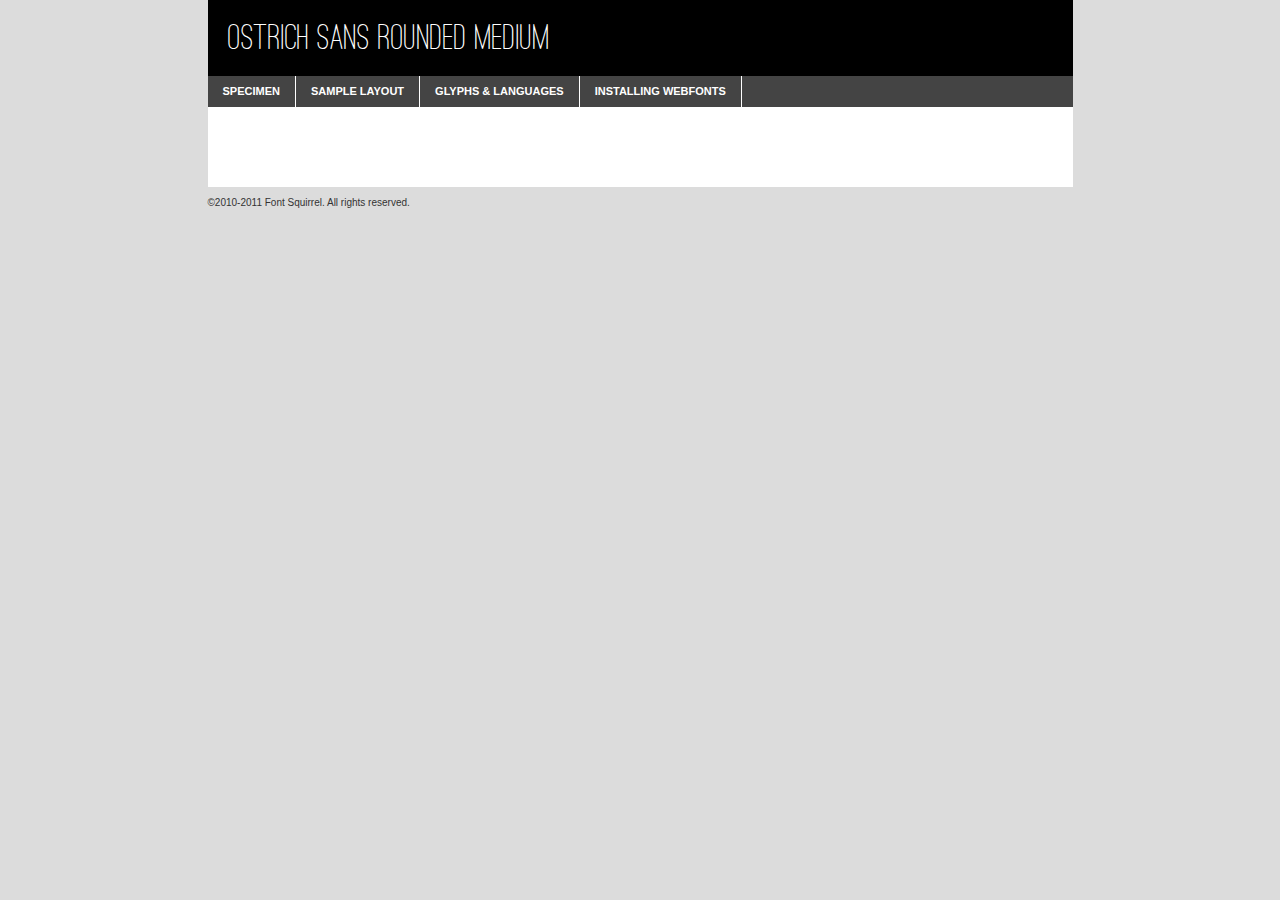
<file: font/ostrich-rounded-demo.html>
<!DOCTYPE html PUBLIC "-//W3C//DTD XHTML 1.0 Transitional//EN"
	"http://www.w3.org/TR/xhtml1/DTD/xhtml1-transitional.dtd">

<html xmlns="http://www.w3.org/1999/xhtml" xml:lang="en" lang="en">
<head>
	<meta http-equiv="Content-Type" content="text/html; charset=utf-8" />
	<script src="http://ajax.googleapis.com/ajax/libs/jquery/1.7.2/jquery.min.js" type="text/javascript" charset="utf-8"></script>
	<script src="specimen_files/easytabs.js" type="text/javascript" charset="utf-8"></script>
	<link rel="stylesheet" href="specimen_files/specimen_stylesheet.css" type="text/css" charset="utf-8" />
	<link rel="stylesheet" href="stylesheet.css" type="text/css" charset="utf-8" />

	<style type="text/css">
					body{
				font-family: 'ostrich_sans_roundedmedium';
							}
		</style>

	<title>Ostrich Sans Rounded Medium Specimen</title>
	
	
	<script type="text/javascript" charset="utf-8">
		$(document).ready(function() {
			$('#container').easyTabs({defaultContent:1});
		});
	</script>
</head>

<body>
<div id="container">
	<div id="header">
		Ostrich Sans Rounded Medium	</div>
	<ul class="tabs">
		<li><a href="#specimen">Specimen</a></li>
		<li><a href="#layout">Sample Layout</a></li>
				<li><a href="#glyphs">Glyphs &amp; Languages</a></li>
		<li><a href="#installing">Installing Webfonts</a></li>
		
	</ul>
	
	<div id="main_content">

		
			<div id="specimen">
		
				<div class="section">
					<div class="grid12 firstcol">
						<div class="huge">AaBb</div>
					</div>
				</div>
		
				<div class="section">
					<div class="glyph_range">A&#x200B;B&#x200b;C&#x200b;D&#x200b;E&#x200b;F&#x200b;G&#x200b;H&#x200b;I&#x200b;J&#x200b;K&#x200b;L&#x200b;M&#x200b;N&#x200b;O&#x200b;P&#x200b;Q&#x200b;R&#x200b;S&#x200b;T&#x200b;U&#x200b;V&#x200b;W&#x200b;X&#x200b;Y&#x200b;Z&#x200b;a&#x200b;b&#x200b;c&#x200b;d&#x200b;e&#x200b;f&#x200b;g&#x200b;h&#x200b;i&#x200b;j&#x200b;k&#x200b;l&#x200b;m&#x200b;n&#x200b;o&#x200b;p&#x200b;q&#x200b;r&#x200b;s&#x200b;t&#x200b;u&#x200b;v&#x200b;w&#x200b;x&#x200b;y&#x200b;z&#x200b;1&#x200b;2&#x200b;3&#x200b;4&#x200b;5&#x200b;6&#x200b;7&#x200b;8&#x200b;9&#x200b;0&#x200b;&amp;&#x200b;.&#x200b;,&#x200b;?&#x200b;!&#x200b;&#64;&#x200b;(&#x200b;)&#x200b;#&#x200b;$&#x200b;%&#x200b;*&#x200b;+&#x200b;-&#x200b;=&#x200b;:&#x200b;;</div>
				</div>
				<div class="section">
					<div class="grid12 firstcol">
						<table class="sample_table">
							<tr><td>10</td><td class="size10">abcdefghijklmnopqrstuvwxyzABCDEFGHIJKLMNOPQRSTUVWXYZ0123456789abcdefghijklmnopqrstuvwxyzABCDEFGHIJKLMNOPQRSTUVWXYZ0123456789abcdefghijklmnopqrstuvwxyzABCDEFGHIJKLMNOPQRSTUVWXYZ</td></tr>
							<tr><td>11</td><td class="size11">abcdefghijklmnopqrstuvwxyzABCDEFGHIJKLMNOPQRSTUVWXYZ0123456789abcdefghijklmnopqrstuvwxyzABCDEFGHIJKLMNOPQRSTUVWXYZ0123456789abcdefghijklmnopqrstuvwxyzABCDEFGHIJKLMNOPQRSTUVWXYZ</td></tr>
							<tr><td>12</td><td class="size12">abcdefghijklmnopqrstuvwxyzABCDEFGHIJKLMNOPQRSTUVWXYZ0123456789abcdefghijklmnopqrstuvwxyzABCDEFGHIJKLMNOPQRSTUVWXYZ0123456789abcdefghijklmnopqrstuvwxyzABCDEFGHIJKLMNOPQRSTUVWXYZ</td></tr>
							<tr><td>13</td><td class="size13">abcdefghijklmnopqrstuvwxyzABCDEFGHIJKLMNOPQRSTUVWXYZ0123456789abcdefghijklmnopqrstuvwxyzABCDEFGHIJKLMNOPQRSTUVWXYZ0123456789abcdefghijklmnopqrstuvwxyzABCDEFGHIJKLMNOPQRSTUVWXYZ</td></tr>
							<tr><td>14</td><td class="size14">abcdefghijklmnopqrstuvwxyzABCDEFGHIJKLMNOPQRSTUVWXYZ0123456789abcdefghijklmnopqrstuvwxyzABCDEFGHIJKLMNOPQRSTUVWXYZ0123456789abcdefghijklmnopqrstuvwxyzABCDEFGHIJKLMNOPQRSTUVWXYZ</td></tr>
							<tr><td>16</td><td class="size16">abcdefghijklmnopqrstuvwxyzABCDEFGHIJKLMNOPQRSTUVWXYZ0123456789abcdefghijklmnopqrstuvwxyzABCDEFGHIJKLMNOPQRSTUVWXYZ</td></tr>
							<tr><td>18</td><td class="size18">abcdefghijklmnopqrstuvwxyzABCDEFGHIJKLMNOPQRSTUVWXYZ0123456789abcdefghijklmnopqrstuvwxyzABCDEFGHIJKLMNOPQRSTUVWXYZ</td></tr>
							<tr><td>20</td><td class="size20">abcdefghijklmnopqrstuvwxyzABCDEFGHIJKLMNOPQRSTUVWXYZ0123456789abcdefghijklmnopqrstuvwxyzABCDEFGHIJKLMNOPQRSTUVWXYZ</td></tr>
							<tr><td>24</td><td class="size24">abcdefghijklmnopqrstuvwxyzABCDEFGHIJKLMNOPQRSTUVWXYZ0123456789abcdefghijklmnopqrstuvwxyzABCDEFGHIJKLMNOPQRSTUVWXYZ</td></tr>
							<tr><td>30</td><td class="size30">abcdefghijklmnopqrstuvwxyzABCDEFGHIJKLMNOPQRSTUVWXYZ0123456789abcdefghijklmnopqrstuvwxyzABCDEFGHIJKLMNOPQRSTUVWXYZ</td></tr>
							<tr><td>36</td><td class="size36">abcdefghijklmnopqrstuvwxyzABCDEFGHIJKLMNOPQRSTUVWXYZ0123456789abcdefghijklmnopqrstuvwxyzABCDEFGHIJKLMNOPQRSTUVWXYZ</td></tr>
							<tr><td>48</td><td class="size48">abcdefghijklmnopqrstuvwxyzABCDEFGHIJKLMNOPQRSTUVWXYZ0123456789abcdefghijklmnopqrstuvwxyzABCDEFGHIJKLMNOPQRSTUVWXYZ</td></tr>
							<tr><td>60</td><td class="size60">abcdefghijklmnopqrstuvwxyzABCDEFGHIJKLMNOPQRSTUVWXYZ0123456789abcdefghijklmnopqrstuvwxyzABCDEFGHIJKLMNOPQRSTUVWXYZ</td></tr>
							<tr><td>72</td><td class="size72">abcdefghijklmnopqrstuvwxyzABCDEFGHIJKLMNOPQRSTUVWXYZ0123456789abcdefghijklmnopqrstuvwxyzABCDEFGHIJKLMNOPQRSTUVWXYZ</td></tr>
							<tr><td>90</td><td class="size90">abcdefghijklmnopqrstuvwxyzABCDEFGHIJKLMNOPQRSTUVWXYZ0123456789abcdefghijklmnopqrstuvwxyzABCDEFGHIJKLMNOPQRSTUVWXYZ</td></tr>
						</table>
				
					</div>
			
				</div>
		
		
		
								<div class="section" id="bodycomparison">


										<div id="xheight">
				<div class="fontbody">&#xE000;&#xE000;&#xE000;&#xE000;&#xE000;&#xE000;&#xE000;&#xE000;&#xE000;&#xE000;&#xE000;&#xE000;&#xE000;&#xE000;&#xE000;&#xE000;&#xE000;&#xE000;&#xE000;&#xE000;&#xE000;&#xE000;&#xE000;&#xE000;&#xE000;&#xE000;&#xE000;&#xE000;&#xE000;&#xE000;&#xE000;&#xE000;&#xE000;&#xE000;&#xE000;&#xE000;&#xE000;&#xE000;&#xE000;&#xE000;&#xE000;&#xE000;&#xE000;&#xE000;&#xE000;&#xE000;&#xE000;&#xE000;&#xE000;&#xE000;&#xE000;&#xE000;&#xE000;&#xE000;&#xE000;&#xE000;&#xE000;&#xE000;&#xE000;&#xE000;&#xE000;&#xE000;&#xE000;&#xE000;&#xE000;&#xE000;&#xE000;&#xE000;&#xE000;&#xE000;&#xE000;&#xE000;&#xE000;&#xE000;&#xE000;&#xE000;&#xE000;&#xE000;&#xE000;&#xE000;&#xE000;&#xE000;&#xE000;&#xE000;&#xE000;&#xE000;&#xE000;&#xE000;&#xE000;&#xE000;&#xE000;&#xE000;&#xE000;&#xE000;&#xE000;&#xE000;&#xE000;&#xE000;&#xE000;body</div><div class="arialbody">body</div><div class="verdanabody">body</div><div class="georgiabody">body</div></div>
										<div class="fontbody" style="z-index:1">
											body<span>Ostrich Sans Rounded Medium</span>
										</div>
										<div class="arialbody" style="z-index:1">
											body<span>Arial</span>
										</div>
										<div class="verdanabody" style="z-index:1">
											body<span>Verdana</span>
										</div>
										<div class="georgiabody" style="z-index:1">
											body<span>Georgia</span>
										</div>



								</div>
		
		
				<div class="section psample psample_row1" id="">
					
					<div class="grid2 firstcol">
						<p class="size10"><span>10.</span>Aenean lacinia bibendum nulla sed consectetur. Fusce dapibus, tellus ac cursus commodo, tortor mauris condimentum nibh, ut fermentum massa justo sit amet risus. Nullam id dolor id nibh ultricies vehicula ut id elit. Cum sociis natoque penatibus et magnis dis parturient montes, nascetur ridiculus mus. Nulla vitae elit libero, a pharetra augue.</p>
			
					</div>
					<div class="grid3">
						<p class="size11"><span>11.</span>Aenean lacinia bibendum nulla sed consectetur. Fusce dapibus, tellus ac cursus commodo, tortor mauris condimentum nibh, ut fermentum massa justo sit amet risus. Nullam id dolor id nibh ultricies vehicula ut id elit. Cum sociis natoque penatibus et magnis dis parturient montes, nascetur ridiculus mus. Nulla vitae elit libero, a pharetra augue.</p>
			
					</div>
					<div class="grid3">
						<p class="size12"><span>12.</span>Aenean lacinia bibendum nulla sed consectetur. Fusce dapibus, tellus ac cursus commodo, tortor mauris condimentum nibh, ut fermentum massa justo sit amet risus. Nullam id dolor id nibh ultricies vehicula ut id elit. Cum sociis natoque penatibus et magnis dis parturient montes, nascetur ridiculus mus. Nulla vitae elit libero, a pharetra augue.</p>
			
					</div>
					<div class="grid4">
						<p class="size13"><span>13.</span>Aenean lacinia bibendum nulla sed consectetur. Fusce dapibus, tellus ac cursus commodo, tortor mauris condimentum nibh, ut fermentum massa justo sit amet risus. Nullam id dolor id nibh ultricies vehicula ut id elit. Cum sociis natoque penatibus et magnis dis parturient montes, nascetur ridiculus mus. Nulla vitae elit libero, a pharetra augue.</p>
			
					</div>
					<div class="white_blend"></div>
					
				</div>
				<div class="section psample psample_row2" id="">
					<div class="grid3 firstcol">
						<p class="size14"><span>14.</span>Aenean lacinia bibendum nulla sed consectetur. Fusce dapibus, tellus ac cursus commodo, tortor mauris condimentum nibh, ut fermentum massa justo sit amet risus. Nullam id dolor id nibh ultricies vehicula ut id elit. Cum sociis natoque penatibus et magnis dis parturient montes, nascetur ridiculus mus. Nulla vitae elit libero, a pharetra augue.</p>
			
					</div>
					<div class="grid4">
						<p class="size16"><span>16.</span>Aenean lacinia bibendum nulla sed consectetur. Fusce dapibus, tellus ac cursus commodo, tortor mauris condimentum nibh, ut fermentum massa justo sit amet risus. Nullam id dolor id nibh ultricies vehicula ut id elit. Cum sociis natoque penatibus et magnis dis parturient montes, nascetur ridiculus mus. Nulla vitae elit libero, a pharetra augue.</p>
			
					</div>
					<div class="grid5">
						<p class="size18"><span>18.</span>Aenean lacinia bibendum nulla sed consectetur. Fusce dapibus, tellus ac cursus commodo, tortor mauris condimentum nibh, ut fermentum massa justo sit amet risus. Nullam id dolor id nibh ultricies vehicula ut id elit. Cum sociis natoque penatibus et magnis dis parturient montes, nascetur ridiculus mus. Nulla vitae elit libero, a pharetra augue.</p>
			
					</div>

					<div class="white_blend"></div>

				</div>
				
				<div class="section psample psample_row3" id="">
					<div class="grid5 firstcol">
						<p class="size20"><span>20.</span>Aenean lacinia bibendum nulla sed consectetur. Fusce dapibus, tellus ac cursus commodo, tortor mauris condimentum nibh, ut fermentum massa justo sit amet risus. Nullam id dolor id nibh ultricies vehicula ut id elit. Cum sociis natoque penatibus et magnis dis parturient montes, nascetur ridiculus mus. Nulla vitae elit libero, a pharetra augue.</p>
					</div>
					<div class="grid7">
						<p class="size24"><span>24.</span>Aenean lacinia bibendum nulla sed consectetur. Fusce dapibus, tellus ac cursus commodo, tortor mauris condimentum nibh, ut fermentum massa justo sit amet risus. Nullam id dolor id nibh ultricies vehicula ut id elit. Cum sociis natoque penatibus et magnis dis parturient montes, nascetur ridiculus mus. Nulla vitae elit libero, a pharetra augue.</p>
					</div>
					
					<div class="white_blend"></div>
					
				</div>
				
				<div class="section psample psample_row4" id="">
					<div class="grid12 firstcol">
						<p class="size30"><span>30.</span>Aenean lacinia bibendum nulla sed consectetur. Fusce dapibus, tellus ac cursus commodo, tortor mauris condimentum nibh, ut fermentum massa justo sit amet risus. Nullam id dolor id nibh ultricies vehicula ut id elit. Cum sociis natoque penatibus et magnis dis parturient montes, nascetur ridiculus mus. Nulla vitae elit libero, a pharetra augue.</p>
					</div>
					<div class="white_blend"></div>
					
				</div>
				
				
				
				<div class="section psample psample_row1 fullreverse">
					<div class="grid2 firstcol">
						<p class="size10"><span>10.</span>Aenean lacinia bibendum nulla sed consectetur. Fusce dapibus, tellus ac cursus commodo, tortor mauris condimentum nibh, ut fermentum massa justo sit amet risus. Nullam id dolor id nibh ultricies vehicula ut id elit. Cum sociis natoque penatibus et magnis dis parturient montes, nascetur ridiculus mus. Nulla vitae elit libero, a pharetra augue.</p>
			
					</div>
					<div class="grid3">
						<p class="size11"><span>11.</span>Aenean lacinia bibendum nulla sed consectetur. Fusce dapibus, tellus ac cursus commodo, tortor mauris condimentum nibh, ut fermentum massa justo sit amet risus. Nullam id dolor id nibh ultricies vehicula ut id elit. Cum sociis natoque penatibus et magnis dis parturient montes, nascetur ridiculus mus. Nulla vitae elit libero, a pharetra augue.</p>
			
					</div>
					<div class="grid3">
						<p class="size12"><span>12.</span>Aenean lacinia bibendum nulla sed consectetur. Fusce dapibus, tellus ac cursus commodo, tortor mauris condimentum nibh, ut fermentum massa justo sit amet risus. Nullam id dolor id nibh ultricies vehicula ut id elit. Cum sociis natoque penatibus et magnis dis parturient montes, nascetur ridiculus mus. Nulla vitae elit libero, a pharetra augue.</p>
			
					</div>
					<div class="grid4">
						<p class="size13"><span>13.</span>Aenean lacinia bibendum nulla sed consectetur. Fusce dapibus, tellus ac cursus commodo, tortor mauris condimentum nibh, ut fermentum massa justo sit amet risus. Nullam id dolor id nibh ultricies vehicula ut id elit. Cum sociis natoque penatibus et magnis dis parturient montes, nascetur ridiculus mus. Nulla vitae elit libero, a pharetra augue.</p>
			
					</div>
					<div class="black_blend"></div>
					
				</div>
				
				<div class="section psample psample_row2 fullreverse">
					<div class="grid3 firstcol">
						<p class="size14"><span>14.</span>Aenean lacinia bibendum nulla sed consectetur. Fusce dapibus, tellus ac cursus commodo, tortor mauris condimentum nibh, ut fermentum massa justo sit amet risus. Nullam id dolor id nibh ultricies vehicula ut id elit. Cum sociis natoque penatibus et magnis dis parturient montes, nascetur ridiculus mus. Nulla vitae elit libero, a pharetra augue.</p>
			
					</div>
					<div class="grid4">
						<p class="size16"><span>16.</span>Aenean lacinia bibendum nulla sed consectetur. Fusce dapibus, tellus ac cursus commodo, tortor mauris condimentum nibh, ut fermentum massa justo sit amet risus. Nullam id dolor id nibh ultricies vehicula ut id elit. Cum sociis natoque penatibus et magnis dis parturient montes, nascetur ridiculus mus. Nulla vitae elit libero, a pharetra augue.</p>
			
					</div>
					<div class="grid5">
						<p class="size18"><span>18.</span>Aenean lacinia bibendum nulla sed consectetur. Fusce dapibus, tellus ac cursus commodo, tortor mauris condimentum nibh, ut fermentum massa justo sit amet risus. Nullam id dolor id nibh ultricies vehicula ut id elit. Cum sociis natoque penatibus et magnis dis parturient montes, nascetur ridiculus mus. Nulla vitae elit libero, a pharetra augue.</p>
			
					</div>
					<div class="black_blend"></div>

				</div>
				
				<div class="section psample fullreverse psample_row3" id="">
					<div class="grid5 firstcol">
						<p class="size20"><span>20.</span>Aenean lacinia bibendum nulla sed consectetur. Fusce dapibus, tellus ac cursus commodo, tortor mauris condimentum nibh, ut fermentum massa justo sit amet risus. Nullam id dolor id nibh ultricies vehicula ut id elit. Cum sociis natoque penatibus et magnis dis parturient montes, nascetur ridiculus mus. Nulla vitae elit libero, a pharetra augue.</p>
					</div>
					<div class="grid7">
						<p class="size24"><span>24.</span>Aenean lacinia bibendum nulla sed consectetur. Fusce dapibus, tellus ac cursus commodo, tortor mauris condimentum nibh, ut fermentum massa justo sit amet risus. Nullam id dolor id nibh ultricies vehicula ut id elit. Cum sociis natoque penatibus et magnis dis parturient montes, nascetur ridiculus mus. Nulla vitae elit libero, a pharetra augue.</p>
					</div>
					
					<div class="black_blend"></div>
					
				</div>
				
				<div class="section psample fullreverse psample_row4" id="" style="border-bottom: 20px #000 solid;">
					<div class="grid12 firstcol">
						<p class="size30"><span>30.</span>Aenean lacinia bibendum nulla sed consectetur. Fusce dapibus, tellus ac cursus commodo, tortor mauris condimentum nibh, ut fermentum massa justo sit amet risus. Nullam id dolor id nibh ultricies vehicula ut id elit. Cum sociis natoque penatibus et magnis dis parturient montes, nascetur ridiculus mus. Nulla vitae elit libero, a pharetra augue.</p>
					</div>
					<div class="black_blend"></div>
					
				</div>
				
				
				
				
			</div>
			
			<div id="layout">
				
				<div class="section">
					
					<div class="grid12 firstcol">
						<h1>Lorem Ipsum Dolor</h1>
						<h2>Etiam porta sem malesuada magna mollis euismod</h2>
						
						<p class="byline">By <a href="#link">Aenean Lacinia</a></p>
					</div>
				</div>
				<div class="section">
					<div class="grid8 firstcol">
						<p class="large">Donec sed odio dui. Morbi leo risus, porta ac consectetur ac, vestibulum at eros. Fusce dapibus, tellus ac cursus commodo, tortor mauris condimentum nibh, ut fermentum massa justo sit amet risus. </p>

						
						<h3>Pellentesque ornare sem</h3>

						<p>Maecenas sed diam eget risus varius blandit sit amet non magna. Maecenas faucibus mollis interdum. Donec ullamcorper nulla non metus auctor fringilla. Nullam id dolor id nibh ultricies vehicula ut id elit. Nullam id dolor id nibh ultricies vehicula ut id elit. </p>

						<p>Aenean eu leo quam. Pellentesque ornare sem lacinia quam venenatis vestibulum. Lorem ipsum dolor sit amet, consectetur adipiscing elit. Cum sociis natoque penatibus et magnis dis parturient montes, nascetur ridiculus mus. </p>

						<p>Nulla vitae elit libero, a pharetra augue. Praesent commodo cursus magna, vel scelerisque nisl consectetur et. Aenean lacinia bibendum nulla sed consectetur. </p>

						<p>Nullam quis risus eget urna mollis ornare vel eu leo. Nullam quis risus eget urna mollis ornare vel eu leo. Maecenas sed diam eget risus varius blandit sit amet non magna. Donec ullamcorper nulla non metus auctor fringilla. </p>

						<h3>Cras mattis consectetur</h3>

						<p>Aenean eu leo quam. Pellentesque ornare sem lacinia quam venenatis vestibulum. Aenean lacinia bibendum nulla sed consectetur. Integer posuere erat a ante venenatis dapibus posuere velit aliquet. Cras mattis consectetur purus sit amet fermentum. </p>

						<p>Nullam id dolor id nibh ultricies vehicula ut id elit. Nullam quis risus eget urna mollis ornare vel eu leo. Cras mattis consectetur purus sit amet fermentum.</p>
					</div>
					
					<div class="grid4 sidebar">
						
						<div class="box reverse">
							<p class="last">Nullam quis risus eget urna mollis ornare vel eu leo. Donec ullamcorper nulla non metus auctor fringilla. Cras mattis consectetur purus sit amet fermentum. Sed posuere consectetur est at lobortis. Lorem ipsum dolor sit amet, consectetur adipiscing elit. </p>
						</div>
						
						<p class="caption">Maecenas sed diam eget risus varius.</p>

						<p>Vestibulum id ligula porta felis euismod semper. Integer posuere erat a ante venenatis dapibus posuere velit aliquet. Vestibulum id ligula porta felis euismod semper. Sed posuere consectetur est at lobortis. Maecenas sed diam eget risus varius blandit sit amet non magna. Fusce dapibus, tellus ac cursus commodo, tortor mauris condimentum nibh, ut fermentum massa justo sit amet risus. </p>

					

						<p>Duis mollis, est non commodo luctus, nisi erat porttitor ligula, eget lacinia odio sem nec elit. Aenean lacinia bibendum nulla sed consectetur. Vivamus sagittis lacus vel augue laoreet rutrum faucibus dolor auctor. Aenean lacinia bibendum nulla sed consectetur. Nullam quis risus eget urna mollis ornare vel eu leo. </p>

						<p>Praesent commodo cursus magna, vel scelerisque nisl consectetur et. Donec ullamcorper nulla non metus auctor fringilla. Maecenas faucibus mollis interdum. Fusce dapibus, tellus ac cursus commodo, tortor mauris condimentum nibh, ut fermentum massa justo sit amet risus. </p>

					</div>
				</div>
				
			</div>


			



		<div id="glyphs">
			<div class="section">
				<div class="grid12 firstcol">
			
				<h1>Language Support</h1>
				<p>The subset of Ostrich Sans Rounded Medium in this kit supports the following languages:<br />
			
					English				</p>
				<h1>Glyph Chart</h1>
				<p>The subset of Ostrich Sans Rounded Medium in this kit includes all the glyphs listed below. Unicode entities are included above each glyph to help you insert individual characters into your layout.</p>
				<div id="glyph_chart">
			
																														 <div><p>&amp;#13;</p>&#13;</div>
																				 <div><p>&amp;#32;</p>&#32;</div>
																				 <div><p>&amp;#33;</p>&#33;</div>
																				 <div><p>&amp;#34;</p>&#34;</div>
																				 <div><p>&amp;#35;</p>&#35;</div>
																				 <div><p>&amp;#36;</p>&#36;</div>
																				 <div><p>&amp;#37;</p>&#37;</div>
																				 <div><p>&amp;#38;</p>&#38;</div>
																				 <div><p>&amp;#39;</p>&#39;</div>
																				 <div><p>&amp;#40;</p>&#40;</div>
																				 <div><p>&amp;#41;</p>&#41;</div>
																				 <div><p>&amp;#42;</p>&#42;</div>
																				 <div><p>&amp;#43;</p>&#43;</div>
																				 <div><p>&amp;#44;</p>&#44;</div>
																				 <div><p>&amp;#45;</p>&#45;</div>
																				 <div><p>&amp;#46;</p>&#46;</div>
																				 <div><p>&amp;#47;</p>&#47;</div>
																				 <div><p>&amp;#48;</p>&#48;</div>
																				 <div><p>&amp;#49;</p>&#49;</div>
																				 <div><p>&amp;#50;</p>&#50;</div>
																				 <div><p>&amp;#51;</p>&#51;</div>
																				 <div><p>&amp;#52;</p>&#52;</div>
																				 <div><p>&amp;#53;</p>&#53;</div>
																				 <div><p>&amp;#54;</p>&#54;</div>
																				 <div><p>&amp;#55;</p>&#55;</div>
																				 <div><p>&amp;#56;</p>&#56;</div>
																				 <div><p>&amp;#57;</p>&#57;</div>
																				 <div><p>&amp;#58;</p>&#58;</div>
																				 <div><p>&amp;#59;</p>&#59;</div>
																				 <div><p>&amp;#60;</p>&#60;</div>
																				 <div><p>&amp;#61;</p>&#61;</div>
																				 <div><p>&amp;#62;</p>&#62;</div>
																				 <div><p>&amp;#63;</p>&#63;</div>
																				 <div><p>&amp;#64;</p>&#64;</div>
																				 <div><p>&amp;#65;</p>&#65;</div>
																				 <div><p>&amp;#66;</p>&#66;</div>
																				 <div><p>&amp;#67;</p>&#67;</div>
																				 <div><p>&amp;#68;</p>&#68;</div>
																				 <div><p>&amp;#69;</p>&#69;</div>
																				 <div><p>&amp;#70;</p>&#70;</div>
																				 <div><p>&amp;#71;</p>&#71;</div>
																				 <div><p>&amp;#72;</p>&#72;</div>
																				 <div><p>&amp;#73;</p>&#73;</div>
																				 <div><p>&amp;#74;</p>&#74;</div>
																				 <div><p>&amp;#75;</p>&#75;</div>
																				 <div><p>&amp;#76;</p>&#76;</div>
																				 <div><p>&amp;#77;</p>&#77;</div>
																				 <div><p>&amp;#78;</p>&#78;</div>
																				 <div><p>&amp;#79;</p>&#79;</div>
																				 <div><p>&amp;#80;</p>&#80;</div>
																				 <div><p>&amp;#81;</p>&#81;</div>
																				 <div><p>&amp;#82;</p>&#82;</div>
																				 <div><p>&amp;#83;</p>&#83;</div>
																				 <div><p>&amp;#84;</p>&#84;</div>
																				 <div><p>&amp;#85;</p>&#85;</div>
																				 <div><p>&amp;#86;</p>&#86;</div>
																				 <div><p>&amp;#87;</p>&#87;</div>
																				 <div><p>&amp;#88;</p>&#88;</div>
																				 <div><p>&amp;#89;</p>&#89;</div>
																				 <div><p>&amp;#90;</p>&#90;</div>
																				 <div><p>&amp;#91;</p>&#91;</div>
																				 <div><p>&amp;#92;</p>&#92;</div>
																				 <div><p>&amp;#93;</p>&#93;</div>
																				 <div><p>&amp;#94;</p>&#94;</div>
																				 <div><p>&amp;#95;</p>&#95;</div>
																				 <div><p>&amp;#96;</p>&#96;</div>
																				 <div><p>&amp;#97;</p>&#97;</div>
																				 <div><p>&amp;#98;</p>&#98;</div>
																				 <div><p>&amp;#99;</p>&#99;</div>
																				 <div><p>&amp;#100;</p>&#100;</div>
																				 <div><p>&amp;#101;</p>&#101;</div>
																				 <div><p>&amp;#102;</p>&#102;</div>
																				 <div><p>&amp;#103;</p>&#103;</div>
																				 <div><p>&amp;#104;</p>&#104;</div>
																				 <div><p>&amp;#105;</p>&#105;</div>
																				 <div><p>&amp;#106;</p>&#106;</div>
																				 <div><p>&amp;#107;</p>&#107;</div>
																				 <div><p>&amp;#108;</p>&#108;</div>
																				 <div><p>&amp;#109;</p>&#109;</div>
																				 <div><p>&amp;#110;</p>&#110;</div>
																				 <div><p>&amp;#111;</p>&#111;</div>
																				 <div><p>&amp;#112;</p>&#112;</div>
																				 <div><p>&amp;#113;</p>&#113;</div>
																				 <div><p>&amp;#114;</p>&#114;</div>
																				 <div><p>&amp;#115;</p>&#115;</div>
																				 <div><p>&amp;#116;</p>&#116;</div>
																				 <div><p>&amp;#117;</p>&#117;</div>
																				 <div><p>&amp;#118;</p>&#118;</div>
																				 <div><p>&amp;#119;</p>&#119;</div>
																				 <div><p>&amp;#120;</p>&#120;</div>
																				 <div><p>&amp;#121;</p>&#121;</div>
																				 <div><p>&amp;#122;</p>&#122;</div>
																				 <div><p>&amp;#123;</p>&#123;</div>
																				 <div><p>&amp;#124;</p>&#124;</div>
																				 <div><p>&amp;#125;</p>&#125;</div>
																				 <div><p>&amp;#126;</p>&#126;</div>
																				 <div><p>&amp;#160;</p>&#160;</div>
																				 <div><p>&amp;#169;</p>&#169;</div>
																				 <div><p>&amp;#173;</p>&#173;</div>
																				 <div><p>&amp;#174;</p>&#174;</div>
																				 <div><p>&amp;#710;</p>&#710;</div>
																				 <div><p>&amp;#732;</p>&#732;</div>
																				 <div><p>&amp;#8192;</p>&#8192;</div>
																				 <div><p>&amp;#8193;</p>&#8193;</div>
																				 <div><p>&amp;#8194;</p>&#8194;</div>
																				 <div><p>&amp;#8195;</p>&#8195;</div>
																				 <div><p>&amp;#8196;</p>&#8196;</div>
																				 <div><p>&amp;#8197;</p>&#8197;</div>
																				 <div><p>&amp;#8198;</p>&#8198;</div>
																				 <div><p>&amp;#8199;</p>&#8199;</div>
																				 <div><p>&amp;#8200;</p>&#8200;</div>
																				 <div><p>&amp;#8201;</p>&#8201;</div>
																				 <div><p>&amp;#8202;</p>&#8202;</div>
																				 <div><p>&amp;#8208;</p>&#8208;</div>
																				 <div><p>&amp;#8209;</p>&#8209;</div>
																				 <div><p>&amp;#8210;</p>&#8210;</div>
																				 <div><p>&amp;#8211;</p>&#8211;</div>
																				 <div><p>&amp;#8212;</p>&#8212;</div>
																				 <div><p>&amp;#8216;</p>&#8216;</div>
																				 <div><p>&amp;#8217;</p>&#8217;</div>
																				 <div><p>&amp;#8220;</p>&#8220;</div>
																				 <div><p>&amp;#8221;</p>&#8221;</div>
																				 <div><p>&amp;#8226;</p>&#8226;</div>
																				 <div><p>&amp;#8239;</p>&#8239;</div>
																				 <div><p>&amp;#8287;</p>&#8287;</div>
																				 <div><p>&amp;#8482;</p>&#8482;</div>
																				 <div><p>&amp;#57344;</p>&#57344;</div>
																												</div>	
				</div>
		
		
			</div>
		</div>
		
		
		<div id="specs">
			
		</div>
	
		<div id="installing">
			<div class="section">
				<div class="grid7 firstcol">
					<h1>Installing Webfonts</h1>
					
					<p>Webfonts are supported by all major browser platforms but not all in the same way. There are currently four different font formats that must be included in order to target all browsers. This includes TTF, WOFF, EOT and SVG.</p>
					
					<h2>1. Upload your webfonts</h2>
					<p>You must upload your webfont kit to your website. They should be in or near the same directory as your CSS files.</p>
					
					<h2>2. Include the webfont stylesheet</h2>
					<p>A special CSS @font-face declaration helps the various browsers select the appropriate font it needs without causing you a bunch of headaches. Learn more about this syntax by reading the <a href="http://www.fontspring.com/blog/further-hardening-of-the-bulletproof-syntax">Fontspring blog post</a> about it. The code for it is as follows:</p>


<code>
@font-face{ 
	font-family: 'MyWebFont';
	src: url('WebFont.eot');
	src: url('WebFont.eot?#iefix') format('embedded-opentype'),
	     url('WebFont.woff') format('woff'),
	     url('WebFont.ttf') format('truetype'),
	     url('WebFont.svg#webfont') format('svg');
}
</code>

	<p>We've already gone ahead and generated the code for you. All you have to do is link to the stylesheet in your HTML, like this:</p>
	<code>&lt;link rel=&quot;stylesheet&quot; href=&quot;stylesheet.css&quot; type=&quot;text/css&quot; charset=&quot;utf-8&quot; /&gt;</code>

					<h2>3. Modify your own stylesheet</h2>
					<p>To take advantage of your new fonts, you must tell your stylesheet to use them. Look at the original @font-face declaration above and find the property called "font-family." The name linked there will be what you use to reference the font. Prepend that webfont name to the font stack in the "font-family" property, inside the selector you want to change. For example:</p>
<code>p { font-family: 'WebFont', Arial, sans-serif; }</code>

<h2>4. Test</h2>
<p>Getting webfonts to work cross-browser <em>can</em> be tricky. Use the information in the sidebar to help you if you find that fonts aren't loading in a particular browser.</p>
				</div>
				
				<div class="grid5 sidebar">
					<div class="box">
						<h2>Troubleshooting<br />Font-Face Problems</h2>
						<p>Having trouble getting your webfonts to load in your new website? Here are some tips to sort out what might be the problem.</p>

						<h3>Fonts not showing in any browser</h3>

						<p>This sounds like you need to work on the plumbing. You either did not upload the fonts to the correct directory, or you did not link the fonts properly in the CSS. If you've confirmed that all this is correct and you still have a problem, take a look at your .htaccess file and see if requests are getting intercepted.</p>

						<h3>Fonts not loading in iPhone or iPad</h3>

						<p>The most common problem here is that you are serving the fonts from an IIS server. IIS refuses to serve files that have unknown MIME types. If that is the case, you must set the MIME type for SVG to "image/svg+xml" in the server settings. Follow these instructions from Microsoft if you need help.</p>

						<h3>Fonts not loading in Firefox</h3>

						<p>The primary reason for this failure? You are still using a version Firefox older than 3.5. So upgrade already! If that isn't it, then you are very likely serving fonts from a different domain. Firefox requires that all font assets be served from the same domain. Lastly it is possible that you need to add WOFF to your list of MIME types (if you are serving via IIS.)</p>

						<h3>Fonts not loading in IE</h3>

						<p>Are you looking at Internet Explorer on an actual Windows machine or are you cheating by using a service like Adobe BrowserLab? Many of these screenshot services do not render @font-face for IE. Best to test it on a real machine.</p>

						<h3>Fonts not loading in IE9</h3>

						<p>IE9, like Firefox, requires that fonts be served from the same domain as the website. Make sure that is the case.</p>
					</div>
				</div>
			</div>
			
		</div>
	
	</div>
	<div id="footer">
		<p>&copy;2010-2011 Font Squirrel. All rights reserved.</p>
	</div>
</div>
</body>
</html>
</file>
<file: css/prettyPhoto.css>
div.pp_default .pp_top,div.pp_default .pp_top .pp_middle,div.pp_default .pp_top .pp_left,div.pp_default .pp_top .pp_right,div.pp_default .pp_bottom,div.pp_default .pp_bottom .pp_left,div.pp_default .pp_bottom .pp_middle,div.pp_default .pp_bottom .pp_right{height:13px}
div.pp_default .pp_top .pp_left{background:url(../images/prettyPhoto/default/sprite.png) -78px -93px no-repeat}
div.pp_default .pp_top .pp_middle{background:url(../images/prettyPhoto/default/sprite_x.png) top left repeat-x}
div.pp_default .pp_top .pp_right{background:url(../images/prettyPhoto/default/sprite.png) -112px -93px no-repeat}
div.pp_default .pp_content .ppt{color:#f8f8f8}
div.pp_default .pp_content_container .pp_left{background:url(../images/prettyPhoto/default/sprite_y.png) -7px 0 repeat-y;padding-left:13px}
div.pp_default .pp_content_container .pp_right{background:url(../images/prettyPhoto/default/sprite_y.png) top right repeat-y;padding-right:13px}
div.pp_default .pp_next:hover{background:url(../images/prettyPhoto/default/sprite_next.png) center right no-repeat;cursor:pointer}
div.pp_default .pp_previous:hover{background:url(../images/prettyPhoto/default/sprite_prev.png) center left no-repeat;cursor:pointer}
div.pp_default .pp_expand{background:url(../images/prettyPhoto/default/sprite.png) 0 -29px no-repeat;cursor:pointer;width:28px;height:28px}
div.pp_default .pp_expand:hover{background:url(../images/prettyPhoto/default/sprite.png) 0 -56px no-repeat;cursor:pointer}
div.pp_default .pp_contract{background:url(../images/prettyPhoto/default/sprite.png) 0 -84px no-repeat;cursor:pointer;width:28px;height:28px}
div.pp_default .pp_contract:hover{background:url(../images/prettyPhoto/default/sprite.png) 0 -113px no-repeat;cursor:pointer}
div.pp_default .pp_close{width:30px;height:30px;background:url(../images/prettyPhoto/default/sprite.png) 2px 1px no-repeat;cursor:pointer}
div.pp_default .pp_gallery ul li a{background:url(../images/prettyPhoto/default/default_thumb.png) center center #f8f8f8;border:1px solid #aaa}
div.pp_default .pp_social{margin-top:7px}
div.pp_default .pp_gallery a.pp_arrow_previous,div.pp_default .pp_gallery a.pp_arrow_next{position:static;left:auto}
div.pp_default .pp_nav .pp_play,div.pp_default .pp_nav .pp_pause{background:url(../images/prettyPhoto/default/sprite.png) -51px 1px no-repeat;height:30px;width:30px}
div.pp_default .pp_nav .pp_pause{background-position:-51px -29px}
div.pp_default a.pp_arrow_previous,div.pp_default a.pp_arrow_next{background:url(../images/prettyPhoto/default/sprite.png) -31px -3px no-repeat;height:20px;width:20px;margin:4px 0 0}
div.pp_default a.pp_arrow_next{left:52px;background-position:-82px -3px}
div.pp_default .pp_content_container .pp_details{margin-top:5px}
div.pp_default .pp_nav{clear:none;height:30px;width:110px;position:relative}
div.pp_default .pp_nav .currentTextHolder{font-family:Georgia;font-style:italic;color:#999;font-size:11px;left:75px;line-height:25px;position:absolute;top:2px;margin:0;padding:0 0 0 10px}
div.pp_default .pp_close:hover,div.pp_default .pp_nav .pp_play:hover,div.pp_default .pp_nav .pp_pause:hover,div.pp_default .pp_arrow_next:hover,div.pp_default .pp_arrow_previous:hover{opacity:0.7}
div.pp_default .pp_description{font-size:11px;font-weight:700;line-height:14px;margin:5px 50px 5px 0}
div.pp_default .pp_bottom .pp_left{background:url(../images/prettyPhoto/default/sprite.png) -78px -127px no-repeat}
div.pp_default .pp_bottom .pp_middle{background:url(../images/prettyPhoto/default/sprite_x.png) bottom left repeat-x}
div.pp_default .pp_bottom .pp_right{background:url(../images/prettyPhoto/default/sprite.png) -112px -127px no-repeat}
div.pp_default .pp_loaderIcon{background:url(../images/prettyPhoto/default/loader.gif) center center no-repeat}
div.light_rounded .pp_top .pp_left{background:url(../images/prettyPhoto/light_rounded/sprite.png) -88px -53px no-repeat}
div.light_rounded .pp_top .pp_right{background:url(../images/prettyPhoto/light_rounded/sprite.png) -110px -53px no-repeat}
div.light_rounded .pp_next:hover{background:url(../images/prettyPhoto/light_rounded/btnNext.png) center right no-repeat;cursor:pointer}
div.light_rounded .pp_previous:hover{background:url(../images/prettyPhoto/light_rounded/btnPrevious.png) center left no-repeat;cursor:pointer}
div.light_rounded .pp_expand{background:url(../images/prettyPhoto/light_rounded/sprite.png) -31px -26px no-repeat;cursor:pointer}
div.light_rounded .pp_expand:hover{background:url(../images/prettyPhoto/light_rounded/sprite.png) -31px -47px no-repeat;cursor:pointer}
div.light_rounded .pp_contract{background:url(../images/prettyPhoto/light_rounded/sprite.png) 0 -26px no-repeat;cursor:pointer}
div.light_rounded .pp_contract:hover{background:url(../images/prettyPhoto/light_rounded/sprite.png) 0 -47px no-repeat;cursor:pointer}
div.light_rounded .pp_close{width:75px;height:22px;background:url(../images/prettyPhoto/light_rounded/sprite.png) -1px -1px no-repeat;cursor:pointer}
div.light_rounded .pp_nav .pp_play{background:url(../images/prettyPhoto/light_rounded/sprite.png) -1px -100px no-repeat;height:15px;width:14px}
div.light_rounded .pp_nav .pp_pause{background:url(../images/prettyPhoto/light_rounded/sprite.png) -24px -100px no-repeat;height:15px;width:14px}
div.light_rounded .pp_arrow_previous{background:url(../images/prettyPhoto/light_rounded/sprite.png) 0 -71px no-repeat}
div.light_rounded .pp_arrow_next{background:url(../images/prettyPhoto/light_rounded/sprite.png) -22px -71px no-repeat}
div.light_rounded .pp_bottom .pp_left{background:url(../images/prettyPhoto/light_rounded/sprite.png) -88px -80px no-repeat}
div.light_rounded .pp_bottom .pp_right{background:url(../images/prettyPhoto/light_rounded/sprite.png) -110px -80px no-repeat}
div.dark_rounded .pp_top .pp_left{background:url(../images/prettyPhoto/dark_rounded/sprite.png) -88px -53px no-repeat}
div.dark_rounded .pp_top .pp_right{background:url(../images/prettyPhoto/dark_rounded/sprite.png) -110px -53px no-repeat}
div.dark_rounded .pp_content_container .pp_left{background:url(../images/prettyPhoto/dark_rounded/contentPattern.png) top left repeat-y}
div.dark_rounded .pp_content_container .pp_right{background:url(../images/prettyPhoto/dark_rounded/contentPattern.png) top right repeat-y}
div.dark_rounded .pp_next:hover{background:url(../images/prettyPhoto/dark_rounded/btnNext.png) center right no-repeat;cursor:pointer}
div.dark_rounded .pp_previous:hover{background:url(../images/prettyPhoto/dark_rounded/btnPrevious.png) center left no-repeat;cursor:pointer}
div.dark_rounded .pp_expand{background:url(../images/prettyPhoto/dark_rounded/sprite.png) -31px -26px no-repeat;cursor:pointer}
div.dark_rounded .pp_expand:hover{background:url(../images/prettyPhoto/dark_rounded/sprite.png) -31px -47px no-repeat;cursor:pointer}
div.dark_rounded .pp_contract{background:url(../images/prettyPhoto/dark_rounded/sprite.png) 0 -26px no-repeat;cursor:pointer}
div.dark_rounded .pp_contract:hover{background:url(../images/prettyPhoto/dark_rounded/sprite.png) 0 -47px no-repeat;cursor:pointer}
div.dark_rounded .pp_close{width:75px;height:22px;background:url(../images/prettyPhoto/dark_rounded/sprite.png) -1px -1px no-repeat;cursor:pointer}
div.dark_rounded .pp_description{margin-right:85px;color:#fff}
div.dark_rounded .pp_nav .pp_play{background:url(../images/prettyPhoto/dark_rounded/sprite.png) -1px -100px no-repeat;height:15px;width:14px}
div.dark_rounded .pp_nav .pp_pause{background:url(../images/prettyPhoto/dark_rounded/sprite.png) -24px -100px no-repeat;height:15px;width:14px}
div.dark_rounded .pp_arrow_previous{background:url(../images/prettyPhoto/dark_rounded/sprite.png) 0 -71px no-repeat}
div.dark_rounded .pp_arrow_next{background:url(../images/prettyPhoto/dark_rounded/sprite.png) -22px -71px no-repeat}
div.dark_rounded .pp_bottom .pp_left{background:url(../images/prettyPhoto/dark_rounded/sprite.png) -88px -80px no-repeat}
div.dark_rounded .pp_bottom .pp_right{background:url(../images/prettyPhoto/dark_rounded/sprite.png) -110px -80px no-repeat}
div.dark_rounded .pp_loaderIcon{background:url(../images/prettyPhoto/dark_rounded/loader.gif) center center no-repeat}
div.dark_square .pp_left,div.dark_square .pp_middle,div.dark_square .pp_right,div.dark_square .pp_content{background:#000}
div.dark_square .pp_description{color:#fff;margin:0 85px 0 0}
div.dark_square .pp_loaderIcon{background:url(../images/prettyPhoto/dark_square/loader.gif) center center no-repeat}
div.dark_square .pp_expand{background:url(../images/prettyPhoto/dark_square/sprite.png) -31px -26px no-repeat;cursor:pointer}
div.dark_square .pp_expand:hover{background:url(../images/prettyPhoto/dark_square/sprite.png) -31px -47px no-repeat;cursor:pointer}
div.dark_square .pp_contract{background:url(../images/prettyPhoto/dark_square/sprite.png) 0 -26px no-repeat;cursor:pointer}
div.dark_square .pp_contract:hover{background:url(../images/prettyPhoto/dark_square/sprite.png) 0 -47px no-repeat;cursor:pointer}
div.dark_square .pp_close{width:75px;height:22px;background:url(../images/prettyPhoto/dark_square/sprite.png) -1px -1px no-repeat;cursor:pointer}
div.dark_square .pp_nav{clear:none}
div.dark_square .pp_nav .pp_play{background:url(../images/prettyPhoto/dark_square/sprite.png) -1px -100px no-repeat;height:15px;width:14px}
div.dark_square .pp_nav .pp_pause{background:url(../images/prettyPhoto/dark_square/sprite.png) -24px -100px no-repeat;height:15px;width:14px}
div.dark_square .pp_arrow_previous{background:url(../images/prettyPhoto/dark_square/sprite.png) 0 -71px no-repeat}
div.dark_square .pp_arrow_next{background:url(../images/prettyPhoto/dark_square/sprite.png) -22px -71px no-repeat}
div.dark_square .pp_next:hover{background:url(../images/prettyPhoto/dark_square/btnNext.png) center right no-repeat;cursor:pointer}
div.dark_square .pp_previous:hover{background:url(../images/prettyPhoto/dark_square/btnPrevious.png) center left no-repeat;cursor:pointer}
div.light_square .pp_expand{background:url(../images/prettyPhoto/light_square/sprite.png) -31px -26px no-repeat;cursor:pointer}
div.light_square .pp_expand:hover{background:url(../images/prettyPhoto/light_square/sprite.png) -31px -47px no-repeat;cursor:pointer}
div.light_square .pp_contract{background:url(../images/prettyPhoto/light_square/sprite.png) 0 -26px no-repeat;cursor:pointer}
div.light_square .pp_contract:hover{background:url(../images/prettyPhoto/light_square/sprite.png) 0 -47px no-repeat;cursor:pointer}
div.light_square .pp_close{width:75px;height:22px;background:url(../images/prettyPhoto/light_square/sprite.png) -1px -1px no-repeat;cursor:pointer}
div.light_square .pp_nav .pp_play{background:url(../images/prettyPhoto/light_square/sprite.png) -1px -100px no-repeat;height:15px;width:14px}
div.light_square .pp_nav .pp_pause{background:url(../images/prettyPhoto/light_square/sprite.png) -24px -100px no-repeat;height:15px;width:14px}
div.light_square .pp_arrow_previous{background:url(../images/prettyPhoto/light_square/sprite.png) 0 -71px no-repeat}
div.light_square .pp_arrow_next{background:url(../images/prettyPhoto/light_square/sprite.png) -22px -71px no-repeat}
div.light_square .pp_next:hover{background:url(../images/prettyPhoto/light_square/btnNext.png) center right no-repeat;cursor:pointer}
div.light_square .pp_previous:hover{background:url(../images/prettyPhoto/light_square/btnPrevious.png) center left no-repeat;cursor:pointer}
div.facebook .pp_top .pp_left{background:url(../images/prettyPhoto/facebook/sprite.png) -88px -53px no-repeat}
div.facebook .pp_top .pp_middle{background:url(../images/prettyPhoto/facebook/contentPatternTop.png) top left repeat-x}
div.facebook .pp_top .pp_right{background:url(../images/prettyPhoto/facebook/sprite.png) -110px -53px no-repeat}
div.facebook .pp_content_container .pp_left{background:url(../images/prettyPhoto/facebook/contentPatternLeft.png) top left repeat-y}
div.facebook .pp_content_container .pp_right{background:url(../images/prettyPhoto/facebook/contentPatternRight.png) top right repeat-y}
div.facebook .pp_expand{background:url(../images/prettyPhoto/facebook/sprite.png) -31px -26px no-repeat;cursor:pointer}
div.facebook .pp_expand:hover{background:url(../images/prettyPhoto/facebook/sprite.png) -31px -47px no-repeat;cursor:pointer}
div.facebook .pp_contract{background:url(../images/prettyPhoto/facebook/sprite.png) 0 -26px no-repeat;cursor:pointer}
div.facebook .pp_contract:hover{background:url(../images/prettyPhoto/facebook/sprite.png) 0 -47px no-repeat;cursor:pointer}
div.facebook .pp_close{width:22px;height:22px;background:url(../images/prettyPhoto/facebook/sprite.png) -1px -1px no-repeat;cursor:pointer}
div.facebook .pp_description{margin:0 37px 0 0}
div.facebook .pp_loaderIcon{background:url(../images/prettyPhoto/facebook/loader.gif) center center no-repeat}
div.facebook .pp_arrow_previous{background:url(../images/prettyPhoto/facebook/sprite.png) 0 -71px no-repeat;height:22px;margin-top:0;width:22px}
div.facebook .pp_arrow_previous.disabled{background-position:0 -96px;cursor:default}
div.facebook .pp_arrow_next{background:url(../images/prettyPhoto/facebook/sprite.png) -32px -71px no-repeat;height:22px;margin-top:0;width:22px}
div.facebook .pp_arrow_next.disabled{background-position:-32px -96px;cursor:default}
div.facebook .pp_nav{margin-top:0}
div.facebook .pp_nav p{font-size:15px;padding:0 3px 0 4px}
div.facebook .pp_nav .pp_play{background:url(../images/prettyPhoto/facebook/sprite.png) -1px -123px no-repeat;height:22px;width:22px}
div.facebook .pp_nav .pp_pause{background:url(../images/prettyPhoto/facebook/sprite.png) -32px -123px no-repeat;height:22px;width:22px}
div.facebook .pp_next:hover{background:url(../images/prettyPhoto/facebook/btnNext.png) center right no-repeat;cursor:pointer}
div.facebook .pp_previous:hover{background:url(../images/prettyPhoto/facebook/btnPrevious.png) center left no-repeat;cursor:pointer}
div.facebook .pp_bottom .pp_left{background:url(../images/prettyPhoto/facebook/sprite.png) -88px -80px no-repeat}
div.facebook .pp_bottom .pp_middle{background:url(../images/prettyPhoto/facebook/contentPatternBottom.png) top left repeat-x}
div.facebook .pp_bottom .pp_right{background:url(../images/prettyPhoto/facebook/sprite.png) -110px -80px no-repeat}
div.pp_pic_holder a:focus{outline:none}
div.pp_overlay{background:#000;display:none;left:0;position:absolute;top:0;width:100%;z-index:9500}
div.pp_pic_holder{display:none;position:absolute;width:100px;z-index:10000}
.pp_content{height:40px;min-width:40px}
* html .pp_content{width:40px}
.pp_content_container{position:relative;text-align:left;width:100%}
.pp_content_container .pp_left{padding-left:20px}
.pp_content_container .pp_right{padding-right:20px}
.pp_content_container .pp_details{float:left;margin:10px 0 2px}
.pp_description{display:none;margin:0}
.pp_social{float:left;margin:0}
.pp_social .facebook{float:left;margin-left:5px;width:55px;overflow:hidden}
.pp_social .twitter{float:left}
.pp_nav{clear:right;float:left;margin:3px 10px 0 0}
.pp_nav p{float:left;white-space:nowrap;margin:2px 4px}
.pp_nav .pp_play,.pp_nav .pp_pause{float:left;margin-right:4px;text-indent:-10000px}
a.pp_arrow_previous,a.pp_arrow_next{display:block;float:left;height:15px;margin-top:3px;overflow:hidden;text-indent:-10000px;width:14px}
.pp_hoverContainer{position:absolute;top:0;width:100%;z-index:2000}
.pp_gallery{display:none;left:50%;margin-top:-50px;position:absolute;z-index:10000}
.pp_gallery div{float:left;overflow:hidden;position:relative}
.pp_gallery ul{float:left;height:35px;position:relative;white-space:nowrap;margin:0 0 0 5px;padding:0}
.pp_gallery ul a{border:1px rgba(0,0,0,0.5) solid;display:block;float:left;height:33px;overflow:hidden}
.pp_gallery ul a img{border:0}
.pp_gallery li{display:block;float:left;margin:0 5px 0 0;padding:0}
.pp_gallery li.default a{background:url(../images/prettyPhoto/facebook/default_thumbnail.gif) 0 0 no-repeat;display:block;height:33px;width:50px}
.pp_gallery .pp_arrow_previous,.pp_gallery .pp_arrow_next{margin-top:7px!important}
a.pp_next{background:url(../images/prettyPhoto/light_rounded/btnNext.png) 10000px 10000px no-repeat;display:block;float:right;height:100%;text-indent:-10000px;width:49%}
a.pp_previous{background:url(../images/prettyPhoto/light_rounded/btnNext.png) 10000px 10000px no-repeat;display:block;float:left;height:100%;text-indent:-10000px;width:49%}
a.pp_expand,a.pp_contract{cursor:pointer;display:none;height:20px;position:absolute;right:30px;text-indent:-10000px;top:10px;width:20px;z-index:20000}
a.pp_close{position:absolute;right:0;top:0;display:block;line-height:22px;text-indent:-10000px}
.pp_loaderIcon{display:block;height:24px;left:50%;position:absolute;top:50%;width:24px;margin:-12px 0 0 -12px}
#pp_full_res{line-height:1!important}
#pp_full_res .pp_inline{text-align:left}
#pp_full_res .pp_inline p{margin:0 0 15px}
div.ppt{color:#fff;display:none;font-size:17px;z-index:9999;margin:0 0 5px 15px}
div.pp_default .pp_content,div.light_rounded .pp_content{background-color:#fff}
div.pp_default #pp_full_res .pp_inline,div.light_rounded .pp_content .ppt,div.light_rounded #pp_full_res .pp_inline,div.light_square .pp_content .ppt,div.light_square #pp_full_res .pp_inline,div.facebook .pp_content .ppt,div.facebook #pp_full_res .pp_inline{color:#000}
div.pp_default .pp_gallery ul li a:hover,div.pp_default .pp_gallery ul li.selected a,.pp_gallery ul a:hover,.pp_gallery li.selected a{border-color:#fff}
div.pp_default .pp_details,div.light_rounded .pp_details,div.dark_rounded .pp_details,div.dark_square .pp_details,div.light_square .pp_details,div.facebook .pp_details{position:relative}
div.light_rounded .pp_top .pp_middle,div.light_rounded .pp_content_container .pp_left,div.light_rounded .pp_content_container .pp_right,div.light_rounded .pp_bottom .pp_middle,div.light_square .pp_left,div.light_square .pp_middle,div.light_square .pp_right,div.light_square .pp_content,div.facebook .pp_content{background:#fff}
div.light_rounded .pp_description,div.light_square .pp_description{margin-right:85px}
div.light_rounded .pp_gallery a.pp_arrow_previous,div.light_rounded .pp_gallery a.pp_arrow_next,div.dark_rounded .pp_gallery a.pp_arrow_previous,div.dark_rounded .pp_gallery a.pp_arrow_next,div.dark_square .pp_gallery a.pp_arrow_previous,div.dark_square .pp_gallery a.pp_arrow_next,div.light_square .pp_gallery a.pp_arrow_previous,div.light_square .pp_gallery a.pp_arrow_next{margin-top:12px!important}
div.light_rounded .pp_arrow_previous.disabled,div.dark_rounded .pp_arrow_previous.disabled,div.dark_square .pp_arrow_previous.disabled,div.light_square .pp_arrow_previous.disabled{background-position:0 -87px;cursor:default}
div.light_rounded .pp_arrow_next.disabled,div.dark_rounded .pp_arrow_next.disabled,div.dark_square .pp_arrow_next.disabled,div.light_square .pp_arrow_next.disabled{background-position:-22px -87px;cursor:default}
div.light_rounded .pp_loaderIcon,div.light_square .pp_loaderIcon{background:url(../images/prettyPhoto/light_rounded/loader.gif) center center no-repeat}
div.dark_rounded .pp_top .pp_middle,div.dark_rounded .pp_content,div.dark_rounded .pp_bottom .pp_middle{background:url(../images/prettyPhoto/dark_rounded/contentPattern.png) top left repeat}
div.dark_rounded .currentTextHolder,div.dark_square .currentTextHolder{color:#c4c4c4}
div.dark_rounded #pp_full_res .pp_inline,div.dark_square #pp_full_res .pp_inline{color:#fff}
.pp_top,.pp_bottom{height:20px;position:relative}
* html .pp_top,* html .pp_bottom{padding:0 20px}
.pp_top .pp_left,.pp_bottom .pp_left{height:20px;left:0;position:absolute;width:20px}
.pp_top .pp_middle,.pp_bottom .pp_middle{height:20px;left:20px;position:absolute;right:20px}
* html .pp_top .pp_middle,* html .pp_bottom .pp_middle{left:0;position:static}
.pp_top .pp_right,.pp_bottom .pp_right{height:20px;left:auto;position:absolute;right:0;top:0;width:20px}
.pp_fade,.pp_gallery li.default a img{display:none}
</file>
<file: font/stylesheet.css>
/* Generated by Font Squirrel (http://www.fontsquirrel.com) on February 14, 2013 */



@font-face {
    font-family: 'ostrich_sans_roundedmedium';
    src: url('ostrich-rounded-webfont.eot');
    src: url('ostrich-rounded-webfont.eot?#iefix') format('embedded-opentype'),
         url('ostrich-rounded-webfont.woff') format('woff'),
         url('ostrich-rounded-webfont.ttf') format('truetype'),
         url('ostrich-rounded-webfont.svg#ostrich_sans_roundedmedium') format('svg');
    font-weight: normal;
    font-style: normal;

}




@font-face {
    font-family: 'ostrich_sansbold';
    src: url('ostrich-bold-webfont.eot');
    src: url('ostrich-bold-webfont.eot?#iefix') format('embedded-opentype'),
         url('ostrich-bold-webfont.woff') format('woff'),
         url('ostrich-bold-webfont.ttf') format('truetype'),
         url('ostrich-bold-webfont.svg#ostrich_sansbold') format('svg');
    font-weight: normal;
    font-style: normal;

}




@font-face {
    font-family: 'ostrich_sansblack';
    src: url('ostrich-black-webfont.eot');
    src: url('ostrich-black-webfont.eot?#iefix') format('embedded-opentype'),
         url('ostrich-black-webfont.woff') format('woff'),
         url('ostrich-black-webfont.ttf') format('truetype'),
         url('ostrich-black-webfont.svg#ostrich_sansblack') format('svg');
    font-weight: normal;
    font-style: normal;

}
</file>
<file: css/sequencejs.css>
#sequence ul {
  display: none;
}

/* THEME STYLES */
#sequence-theme {
  max-width: 2560px;
  margin: 0 auto;
  position: relative;
  margin: 0 auto;
  margin-bottom:30px;
  overflow: hidden;
  -webkit-backface-visibility: hidden;
  /* prevent graphical glitches in WebKit browsers when using transitions */
}
#sequence-theme .next,
#sequence-theme .prev {
  color: white;
  cursor: pointer;
  display: none;
  font-size: 80px;
  font-weight: bold;
  position: absolute;
  padding:10px;
  top: 45%;
  height: 10px;
  width: 9px;
  z-index: 20;
	
  -webkit-transition-duration: 0.4s;
  -moz-transition-duration: 0.4s;
  -ms-transition-duration: 0.4s;
  -o-transition-duration: 0.4s;
  transition-duration: 0.4s;
}
#sequence-theme .prev {
  left: 0;
  position: absolute;
}
#sequence-theme .next {
  position: absolute;
  right: 0;
}
#sequence-theme .next:hover,
#sequence-theme .prev:hover {
  opacity: 1;
  -webkit-transform: scale(1.2);
  -moz-transform: scale(1.2);
  -ms-transform: scale(1.2);
  -o-transform: scale(1.2);
  transform: scale(1.2);
  -webkit-transition-duration: 0.4s;
  -moz-transition-duration: 0.4s;
  -ms-transition-duration: 0.4s;
  -o-transition-duration: 0.4s;
  transition-duration: 0.4s;
}
#sequence-theme #sequence li > * {
  position: absolute;
}
#sequence-theme #sequence {
  min-height: 500px;
  margin: 0 auto;
  position: relative;
  max-width: 1170px;
}

#sequence-theme .info {
  right: 150%;
  top: 0;
  width: 100%;
  text-align:center;
  z-index: 10;
  vertical-align: middle;
  -webkit-transition-duration: 4s;
  -moz-transition-duration: 4s;
  -ms-transition-duration: 4s;
  -o-transition-duration: 4s;
  transition-duration: 4s;
}
#sequence-theme .animate-in .info {
  right: 0;
  -webkit-transition-duration: 4s;
  -moz-transition-duration: 4s;
  -ms-transition-duration: 4s;
  -o-transition-duration: 4s;
  transition-duration: 4s;
}

#sequence-theme .subtitle {
  color: #fff;
  right: -100%;
  width: 100%;
  opacity: 0;
  margin-top:80px;
   -webkit-transition-duration: 4s;
  -moz-transition-duration: 4s;
  -ms-transition-duration: 4s;
  -o-transition-duration: 4s;
  transition-duration: 4s;
}
#sequence-theme .animate-in .subtitle {
  right: 0%;
  opacity: 1;
  -webkit-transition-duration: 0.5s;
  -moz-transition-duration: 0.5s;
  -ms-transition-duration: 0.5s;
  -o-transition-duration: 0.5s;
  transition-duration: 0.5s;
}

#sequence-theme .animate-out .info {
  right: -150%;
  -webkit-transition-duration: 4s;
  -moz-transition-duration: 4s;
  -ms-transition-duration: 4s;
  -o-transition-duration: 4s;
  transition-duration: 4s;
}
#sequence-theme .bottomup {
  bottom: -100%;
  width: 100%;
   text-align:center;
  margin:0 auto;
  top: 800px;
  z-index: 6;
  -webkit-transition-property: bottom top;
  -moz-transition-property: bottom top;
  -ms-transition-property: bottom top;
  -o-transition-property: bottom top;
  transition-property: bottom top;
}
#sequence-theme .animate-in .bottomup {
  bottom: 0%;
  top: 100px;
  text-align:center;
  margin:0 auto;
  margin-top:30px;
  -webkit-transition-duration: 4s;
  -moz-transition-duration: 4s;
  -ms-transition-duration: 4s;
  -o-transition-duration: 4s;
  transition-duration: 4s;

  -webkit-transition-property: bottom top -webkit-transform;
  -moz-transition-property: bottom top -moz-transform;
  -o-transition-property: bottom top -o-transform;
  -ms-transition-property: bottom top -ms-transform;
  transition-property: bottom top transform;
  z-index: 4;
}

#sequence-theme .lefttop {
  left: -100%;
  width: 100%;
  top: 800px;
  z-index: 6;
  -webkit-transition-property: left top;
  -moz-transition-property: left top;
  -ms-transition-property: left top;
  -o-transition-property: left top;
  transition-property: left top;
}
#sequence-theme .animate-in .lefttop {
  left: 0%;
  top: 100px;
  text-align:center;
  margin:0 auto;
  margin-top:30px;
  -webkit-transition-duration: 4s;
  -moz-transition-duration: 4s;
  -ms-transition-duration: 4s;
  -o-transition-duration: 4s;
  transition-duration: 4s;

  -webkit-transition-property: left top -webkit-transform;
  -moz-transition-property: left top -moz-transform;
  -o-transition-property: left top -o-transform;
  -ms-transition-property: left top -ms-transform;
  transition-property: left top transform;
  z-index: 4;
}

#sequence-theme .righttop {
  right: -100%;
  width: 100%;
  top: 800px;
  z-index: 6;
  -webkit-transition-property: right top -webkit-transform;
  -moz-transition-property: right top -moz-transform;
  -o-transition-property: right top -o-transform;
  -ms-transition-property: right top -ms-transform;
  transition-property: right top transform;
}
#sequence-theme .animate-in .righttop {
  right: 0%;
  top: 100px;
  text-align:center;
  margin:0 auto;
  margin-top:30px;
  -webkit-transition-duration: 4s;
  -moz-transition-duration: 4s;
  -ms-transition-duration: 4s;
  -o-transition-duration: 4s;
  transition-duration: 4s;

  -webkit-transition-property: right top -webkit-transform;
  -moz-transition-property: right top -moz-transform;
  -o-transition-property: right top -o-transform;
  -ms-transition-property: right top -ms-transform;
  transition-property: right top transform;
  z-index: 4;
}
#sequence-theme .animate-out .aeroplane {
  left: 70%;
  top: -900px;
  -webkit-transition-duration: 4s;
  -moz-transition-duration: 4s;
  -ms-transition-duration: 4s;
  -o-transition-duration: 4s;
  transition-duration: 4s;
  -webkit-transform: rotate(40deg);
  -moz-transform: rotate(40deg);
  -ms-transform: rotate(40deg);
  -o-transform: rotate(40deg);
  transform: rotate(40deg);
  -webkit-transition-property: left top -webkit-transform;
  -moz-transition-property: left top -moz-transform;
  -o-transition-property: left top -o-transform;
  -ms-transition-property: left top -ms-transform;
  transition-property: left top transform;
  z-index: 2;
}
#sequence-theme .sky {
  height: auto;
  width: 100%;
  left: -6%;
  opacity: 0;
  top: 0;
  vertical-align: middle;
  z-index: 1;
  -webkit-transition-property: left top;
  -moz-transition-property: left top;
  -ms-transition-property: left top;
  -o-transition-property: left top;
  transition-property: left top;
}
#sequence-theme .animate-in .sky {
  left: 0%;
  opacity: 1;
  top: 0;
  z-index: 1;
  -webkit-transition-duration: 4s;
  -moz-transition-duration: 4s;
  -ms-transition-duration: 4s;
  -o-transition-duration: 4s;
  transition-duration: 4s;
  -webkit-transition-property: left top;
  -moz-transition-property: left top;
  -ms-transition-property: left top;
  -o-transition-property: left top;
  transition-property: left top;
}
#sequence-theme .animate-out .sky {
  left: 6%;
  opacity: 0;
  top: 0;
  z-index: 1;
  -webkit-transition-duration: 4s;
  -moz-transition-duration: 4s;
  -ms-transition-duration: 4s;
  -o-transition-duration: 4s;
  transition-duration: 4s;
  -webkit-transition-property: left top;
  -moz-transition-property: left top;
  -ms-transition-property: left top;
  -o-transition-property: left top;
  transition-property: left top;
}
#sequence-theme .bottom-up {
  left: -30%;
  opacity: 0;
  max-width: 40%;
  top: 300px;
  z-index: 6;
  -webkit-transform-origin: 100%;
  -moz-transform-origin: 100%;
  -ms-transform-origin: 100%;
  -o-transform-origin: 100%;
  transform-origin: 100%;
  -webkit-transition-property: left top;
  -moz-transition-property: left top;
  -ms-transition-property: left top;
  -o-transition-property: left top;
  transition-property: left top;
}
#sequence-theme .animate-in .bottom-up {
  left: -15%;
  top: 300px;
  opacity: 1;
  z-index: 4;
  -webkit-transition-property: left top -webkit-transform;
  -moz-transition-property: left top -moz-transform;
  -o-transition-property: left top -o-transform;
  -ms-transition-property: left top -ms-transform;
  transition-property: left top transform;
  -webkit-transform-origin: 100%;
  -moz-transform-origin: 100%;
  -ms-transform-origin: 100%;
  -o-transform-origin: 100%;
  transform-origin: 100%;
  -webkit-transform: rotate(80deg);
  -moz-transform: rotate(80deg);
  -ms-transform: rotate(80deg);
  -o-transform: rotate(80deg);
  transform: rotate(80deg);
  -webkit-transition-duration: 4s;
  -moz-transition-duration: 4s;
  -ms-transition-duration: 4s;
  -o-transition-duration: 4s;
  transition-duration: 4s;
}
#sequence-theme .animate-out .bottom-up {
  left: -15%;
  opacity: 0;
  top: 300px;
  z-index: 2;
  -webkit-transition-property: left top -webkit-transform;
  -moz-transition-property: left top -moz-transform;
  -o-transition-property: left top -o-transform;
  -ms-transition-property: left top -ms-transform;
  transition-property: left top transform;
  -webkit-transform-origin: 100%;
  -moz-transform-origin: 100%;
  -ms-transform-origin: 100%;
  -o-transform-origin: 100%;
  transform-origin: 100%;
  -webkit-transform: rotate(200deg);
  -moz-transform: rotate(200deg);
  -ms-transform: rotate(200deg);
  -o-transform: rotate(200deg);
  transform: rotate(200deg);
  -webkit-transition-duration: 3s;
  -moz-transition-duration: 3s;
  -ms-transition-duration: 3s;
  -o-transition-duration: 3s;
  transition-duration: 3s;
}
#sequence-theme .sequence-fallback .animate-in .bottom-up {
  left: 20%;
  top: 200px;
}

#sequence ul {
	list-style:none;
}
</file>
<file: color/default.css>
::-moz-selection {
  background: #ef6603;
  color: #fff;
  text-shadow: none;
}
::selection {
  background: #ef6603;
  color: #fff;
  text-shadow: none;
}

a {
  color: #ef6603;
  text-decoration: none;
}

a:hover {
	color: #dc5c00;
	text-decoration: underline;
}

.tweet a {
	color:#ef6603;
}

.tweet .tweet_time a:hover i {
	color:#ef6603;
}

.folio-caption .folio-link a:hover .icon-rounded {
	background: #dc5c00;
}


/* fontawesome icons */
.icon-square:hover,
.icon-rounded:hover,
.icon-circled:hover {
    background-color: #ef6603;
}
[class^="icon-"].active,
[class*=" icon-"].active {
    background-color: #ef6603;
}




.navbar .nav > li > a:hover {
  color: #ef6603;
}


ul.nav li.current {
  background: #ef6603;
}
.dropdown-menu li > a:hover,
.dropdown-menu li > a:focus,
.dropdown-submenu:hover > a {
	background: #ef6603;
}

input:focus, textarea:focus {
	border: 1px solid #ef6603;
}
textarea:focus,
input[type="text"]:focus,
input[type="password"]:focus,
input[type="datetime"]:focus,
input[type="datetime-local"]:focus,
input[type="date"]:focus,
input[type="month"]:focus,
input[type="time"]:focus,
input[type="week"]:focus,
input[type="number"]:focus,
input[type="email"]:focus,
input[type="url"]:focus,
input[type="search"]:focus,
input[type="tel"]:focus,
input[type="color"]:focus,
.uneditable-input:focus {
  border-color: #ef6603;
}
.letter-container h2 span:hover{
	color: #ef6603;
}


/* tab */

.nav-tabs > .active > a,
.nav-tabs > .active > a:hover {
	border-top:4px solid #ef6603;
}
.nav-tabs > .active > a {
	color: #ef6603;
}

/* accordion */
.accordion-heading a:hover {
	color: #ef6603;
}
.accordion-heading .active{
	color: #ef6603;
}

.accordion-inner {

}

/* sequence slider */
#sequence-theme .next,
#sequence-theme .prev {
	background:#ef6603;
}

.special-box, .box-color{
	background: #ef6603;
}

.special-box:after{
	border-color:#000 #ef6603;
}


/* portfolio */

.thumb-wrapp{
	background:#e496e3;
}
.folio-caption{
	background:#e496e3;
}

iframe.contact-map{
  -webkit-box-shadow: 6px 6px 0px #c85c0e;
     -moz-box-shadow: 6px 6px 0px #c85c0e;
          box-shadow: 6px 6px 0px #c85c0e;
}
</file>
<file: js/google-code-prettify/prettify.css>
.com { color: #93a1a1; }
.lit { color: #195f91; }
.pun, .opn, .clo { color: #93a1a1; }
.fun { color: #dc322f; }
.str, .atv { color: #D14; }
.kwd, .prettyprint .tag { color: #1e347b; }
.typ, .atn, .dec, .var { color: teal; }
.pln { color: #48484c; }

.prettyprint {
  padding: 8px;
  background-color: #f7f7f9;
  border: 1px solid #e1e1e8;
}
.prettyprint.linenums {
  -webkit-box-shadow: inset 40px 0 0 #fbfbfc, inset 41px 0 0 #ececf0;
     -moz-box-shadow: inset 40px 0 0 #fbfbfc, inset 41px 0 0 #ececf0;
          box-shadow: inset 40px 0 0 #fbfbfc, inset 41px 0 0 #ececf0;
}

/* Specify class=linenums on a pre to get line numbering */
ol.linenums {
  margin: 0 0 0 33px; /* IE indents via margin-left */
}
ol.linenums li {
  padding-left: 12px;
  color: #bebec5;
  line-height: 20px;
  text-shadow: 0 1px 0 #fff;
}
</file>
<file: css/style.css>
/*
  Theme Name: Selecao
  Theme URL: https://bootstrapmade.com/selecao-bootstrap-template/
  Author: BootstrapMade.com
  Author URL: https://bootstrapmade.com
*/

@import url('font-awesome.css');
/* ==== overwrite bootstrap standard ==== */
@import url('overwrite.css');


/* ==== additional style for bootstrap ==== */
.well.well-primary, .bg-primary, .box-primary {
	background: #009cea;
	color:#fff;
}
.well.well-success, .bg-success, .box-success {
	background: #7cbb00;
	color:#fff;
}
.well.well-warning, .bg-warning, .box-warning {
	background: #ffbb00;
	color:#fff;
}
.well.well-danger, .bg-danger, .box-danger  {
	background: #f65314;
	color:#fff;
}

iframe, embed, object {
	border:none;
}

.video-container,.embed-container 	{ position:relative; margin:0 0 15px 0;	padding-bottom:300px; padding-top:30px; height:0; overflow:hidden; border:1px solid #ccc; }
.video-container iframe,
.embed-container iframe,
.map-container iframe,
.map-container object,
.map-container embed,
.embed-container object,
.embed-container embed,
.video-container object,
.video-container embed 					{ position:absolute; top:0; left:0; width:100%; height:100%; }

#google-map {
  height: 315px;
  margin-bottom: 20px;
}

blockquote {
  display: inline-block;
  padding-left: 18px;
  padding-bottom: 0;
  font-size: 18px;
  line-height: 27px;
  margin-left: 0;
  margin-top: 0;
  margin-bottom: 0;
  border-left: 10px solid #000;
}

.container{
	padding: 0 20px 0 20px;
}

.row{
	margin-bottom:40px;
}

.row .row, .row-fluid .row{
	margin-bottom:0;
}

header{
	position:relative;
}

.navbar {
	padding:20px 0 20px;
}

.navbar .nav {
  margin: 10px 0 0 0;

}

.navbar .nav > li > a {
  float: none;
  color: #fff;
	line-height:1em;
  text-decoration: none;
  text-shadow:none;
   z-index:100;
	outline:0;
}

.navbar .nav > li > a:focus,
.navbar .nav > li > a:hover {
  text-decoration: none;
  color:#fff;
  background-color: transparent;
  -webkit-border-radius: 25px;
     -moz-border-radius: 25px;
          border-radius: 25px;
	-webkit-transition: all 0.2s ease;
	-moz-transition: all 0.2s ease-in-out;
	-o-transition: all 0.2s ease-in-out;
	-ms-transition: all 0.2s ease-in-out;
	transition: all 0.2s ease-in-out;
}

.navbar .nav > .current {
  color:#fff;
  -webkit-border-radius: 25px;
     -moz-border-radius: 25px;
          border-radius: 25px;
}

.navbar .nav > .current a:focus, .navbar .nav > .current a:hover  {
  color:#fff;
}

.navbar .nav li.dropdown > a:hover .caret {
  text-shadow: none;
}

.navbar .nav li.dropdown > .dropdown-toggle .caret {
  text-shadow: none;
}

.navbar .nav li.dropdown.open > .dropdown-toggle,
.navbar .nav li.dropdown.active > .dropdown-toggle,
.navbar .nav li.dropdown.open.active > .dropdown-toggle {
  color: #fff;
  background-color: #cc3333;
}

.navbar .nav li.dropdown.open > .dropdown-toggle .caret,
.navbar .nav li.dropdown.active > .dropdown-toggle .caret,
.navbar .nav li.dropdown.open.active > .dropdown-toggle .caret {
  border-top-color: #ffffff;
  border-bottom-color: #ffffff;
}

.dropdown-menu li > a:hover,
.dropdown-menu li > a:focus,
.dropdown-submenu:hover > a {
  color: #ffffff;
  text-shadow:none;
  text-decoration: none;
}

ul.nav li ul.dropdown-menu {
	margin-top:20px;
}

.default {
	background:url(../img/nav-default-bg.png) repeat;
}

.fixed {
  position: fixed;
  background:#2f3040;
  top:0;
  left: 0;
  width: 100%;
  box-shadow: 0 0 40px #222;
  -webkit-box-shadow: 0 0 40px #222;
  -moz-box-shadow: 0 0 40px #222;
}

nav select {
	display:none;
}

/* ==== general style ==== */
.fade{
    position: relative;
	opacity:1;
}
section {
	padding:120px 0 40px 0;
}

/* ==== general main content style ==== */
#maincontent.section {
	padding:30px 0 40px 0;
}

/* ==== headline ==== */

.headline {
	text-align:center;
	width:100%;
}

.headline h3{
	font-family: 'ostrich_sansblack';
	text-transform:uppercase;
	padding:0;
	margin:20px 0 30px 0;
	font-size:64px;
	text-align:center;
	text-shadow: 0 1px 0 #ffffff;
}

/* ==== divider ==== */
.solid_line {
  padding:0;
  margin:20px 0 20px 0;
  width:100%;
  height:1px;
  border-top: 1px solid #eeeeee;
}

.dotted_line {
  padding:0;
  margin:20px 0 20px 0;
  width:100%;
  height:1px;
  border-bottom: 1px dotted #eeeeee;
}


/* Bootstrap code examples
-------------------------------------------------- */

/* Base class */
.bs-docs-example {
  position: relative;
  margin: 15px 0;
  padding: 39px 19px 14px;
  *padding-top: 19px;
  background-color: #fff;
  border: 1px solid #ddd;
  -webkit-border-radius: 0;
     -moz-border-radius: 0;
          border-radius: 0;
	overflow:hidden;
}

/* Echo out a label for the example */
.bs-docs-example:after {
  content: "Example";
  position: absolute;
  top: -1px;
  left: -1px;
  padding: 3px 7px;
  font-size: 12px;
  font-weight: bold;
  background-color: #f5f5f5;
  border: 1px solid #ddd;
  color: #9da0a4;
  -webkit-border-radius: 0;
     -moz-border-radius: 0;
          border-radius: 0;
}

/* Remove spacing between an example and it's code */
.bs-docs-example + .prettyprint {
  margin-top: -20px;
  padding-top: 15px;
}

/* Tweak examples
------------------------- */
.bs-docs-example > p:last-child {
  margin-bottom: 0;
}
.bs-docs-example .table,
.bs-docs-example .progress,
.bs-docs-example .well,
.bs-docs-example .alert,
.bs-docs-example .hero-unit,
.bs-docs-example .pagination,
.bs-docs-example .navbar,
.bs-docs-example > .nav,
.bs-docs-example blockquote {
  margin-bottom: 5px;
}
.bs-docs-example .pagination {
  margin-top: 0;
}
.bs-navbar-top-example,
.bs-navbar-bottom-example {
  z-index: 1;
  padding: 0;
  height: 90px;
  overflow: hidden; /* cut the drop shadows off */
}
.bs-navbar-top-example .navbar-fixed-top,
.bs-navbar-bottom-example .navbar-fixed-bottom {
  margin-left: 0;
  margin-right: 0;
}
.bs-navbar-top-example {
  -webkit-border-radius: 0;
     -moz-border-radius: 0;
          border-radius: 0;
}
.bs-navbar-top-example:after {
  top: auto;
  bottom: -1px;
  -webkit-border-radius: 0;
     -moz-border-radius: 0;
          border-radius: 0;
}
.bs-navbar-bottom-example {
  -webkit-border-radius: 0;
     -moz-border-radius: 0;
          border-radius: 0;
}
.bs-navbar-bottom-example .navbar {
  margin-bottom: 0;
}
form.bs-docs-example {
  padding-bottom: 19px;
}

/* Images */
.bs-docs-example-images img {
  margin: 10px;
  display: inline-block;
}

/* Tooltips */
.bs-docs-tooltip-examples {
  text-align: center;
  margin: 0 0 10px;
  list-style: none;
}
.bs-docs-tooltip-examples li {
  display: inline;
  padding: 0 10px;
}

/* Popovers */
.bs-docs-example-popover {
  padding-bottom: 24px;
  background-color: #f9f9f9;
}
.bs-docs-example-popover .popover {
  position: relative;
  display: block;
  float: left;
  width: 260px;
  margin: 20px;
}

/* scroll to top */
.scrollup{
    width:40px;
    height:40px;
    opacity:0.3;
    position:fixed;
    bottom:20px;
    right:20px;
    display:none;
    text-indent:-9999px;
    background: url(../img/totop.png) no-repeat;
}

.scrollup:hover {
	opacity:1;
}


/* progress bar */

.bar.bar80 {
	width:80%;
}
.bar.bar70 {
	width:70%;
}
.bar.bar65 {
	width:65%;
}
.bar.bar60 {
	width:60%;
}
.bar.bar55 {
	width:55%;
}
.bar.bar50 {
	width:50%;
}
.bar.bar45 {
	width:45%;
}
.bar.bar40 {
	width:40%;
}
.bar.bar40 {
	width:40%;
}
.bar.bar35 {
	width:35%;
}
.bar.bar30 {
	width:30%;
}
.bar.bar25 {
	width:25%;
}
.bar.bar20 {
	width:20%;
}
.bar.bar15 {
	width:15%;
}
.bar.bar10 {
	width:10%;
}

/* ============ font awesome icons ===================== */

ul.the-icons {
	list-style:none;
	margin-left:0;
}

[class^="icon-"],
[class*=" icon-"] {
    float:none;

}

.icon-square,
.icon-rounded,
.icon-plain,
.icon-circled {
    margin: 10px 10px 10px 0;
    display: inline-block !important;
    text-align: center !important;
    color: #fff;
    width: 18px;
    height: 18px;
	padding:3px;
    font-size: 12px;
    line-height: 18px;
    text-shadow:none;
    cursor: pointer;
}

.icon-rounded  {
    background-color: #444;
    border-radius: 4px;
    -moz-border-radius: 4px;
    -webkit-border-radius: 4px;
}

.icon-circled {
    background-color: #444;
    border-radius: 10px;
    -moz-border-radius: 10px;
    -webkit-border-radius: 10px;
}
.icon-square {
    background-color: #444;
}
.icon-plain {
    width: 48px;
    height: 48px;
    font-size: 47px;
    line-height: 50px;
    color: #444;
    text-shadow: 1px 1px 1px #FFF;
}

.icon-plain:hover { color: #777; }

/* circled radius */
.icon-circled {
    border-radius: 24px;
    -moz-border-radius: 24px;
    -webkit-border-radius: 24px;
}
.icon-64.icon-circled {
    border-radius: 32px;
    -moz-border-radius: 32px;
    -webkit-border-radius: 32px;
}
.icon-128.icon-circled {
    border-radius: 64px;
    -moz-border-radius: 64px;
    -webkit-border-radius: 64px;
}

.icon-light {
    background-color: #F5F5F5;
    color: #444;
    text-shadow: 1px 1px 1px #fff;
    box-shadow: inset 0 0 15px rgba(0,0,0,0.2);
    -moz-box-shadow: inset 0 0 15px rgba(0,0,0,0.2);
    -webkit-box-shadow: inset 0 0 15px rgba(0,0,0,0.2);
}


.icon-rounded:hover,
.icon-circled:hover {
    color: #fff;
    text-shadow: none;
    box-shadow: 0 0 0 rgba(0,0,0,0.2);
    -moz-box-shadow: 0 0 0 rgba(0,0,0,0.2);
    -webkit-box-shadow: 0 0 0 rgba(0,0,0,0.2);
}

.demoicon [class^="icon-"],
.demoicon [class*=" icon-"],
[class^="icon-"].left,
[class*=" icon-"].left {
    float:left;
}
[class^="icon-"].active:hover,
[class*=" icon-"].active:hover {
    background-color: rgba(0, 0, 0, 0.75);
}
[class^="icon-"],
[class*=" icon-"] {
  margin-top: 1px;
  margin-right: .3em;
}

/* custom size */
.icon-32 {
    width: 24px;
    height: 24px;
	padding:4px;
    font-size: 16px;
    line-height: 24px;
}
.icon-48 {
    width: 32px;
    height: 32px;
	padding:8px;
    font-size: 28px;
    line-height: 30px;
}
.icon-64 {
    width: 40px;
    height: 40px;
	padding:12px;
    font-size: 30px;
    line-height: 40px;
}
.icon-128 {
    width: 56px;
    height: 56px;
	padding:36px;
    font-size: 54px;
    line-height: 60px;
}


/* ================= featured ========================== */

section#featured {
	background: url(../img/bg/bg-1.jpg) 50% 0 no-repeat;
	
	position:relative;
	width:100%;
	height:auto;
	margin:0;
	padding:140px 0 30px;
}

@media (min-width: 1024px) {
	section#featured {
		background-attachment: fixed;
	}
}

section#featured  {
	text-align:center;
}
section#featured h2  {
	color:#fff;
	font-size:64px;
}

section#featured .inner-heading h2 {
	margin-bottom:-20px;
}

section#featured h4.subtitle  {
	font-family: Arial, Tahoma, Verdana, Sans-serif;
	text-transform:none;
	color:#f8f8f8;
	    font-family: Arial, Tahoma, Verdana, Sans-serif;
    text-transform: none;
    color: #7b47b3;
    background: #ffffffcf;
    border-radius: 50px;
    padding: 10px;
}

section#featured p  {
	color:#f8f8f8;
}


/* section intro */

.section-intro{
	text-align:center;
	margin-bottom:20px;
}

.section-intro p{
	font-size: 32px;
	font-family: 'ostrich_sans_roundedmedium';
	line-height:42px;
	color: #3a3a3a;
	font-weight:300;
}

/* boxed */


.boxed h3{
	margin-bottom:0;
}

.boxed h4{
	color:#a9a9a5;
	font-size: 20px;
	text-shadow: 0 1px 0 #ffffff;
	margin-bottom:10px;
}

.offer-box{
	width:20.95%;
	padding:2%;
	float:left;
	background:#000000;
	border-left:1px solid #fff;
	color:#cbcbcb;
}

.offer-box h3, .offer-box h4{
	color:#fff;
	border-bottom:1px solid #fff;
	padding-bottom:15px;
}

.offer-box-first{
	border-left:none;
}

.special-box{
	color:#fcfcfc;
	position:relative;
	border-left:none;
}

.special-box:after{
	content:"";
	display:block; /* reduce the damage in FF3.0 */
	position:absolute;
	top:0;
	right:-40px;
	width:0;
	height:0;
	border-width:0 0 30px 40px ;
	border-style:solid;
}


/* ================= About ============================= */

.ri-grid{
	margin: 0 auto 30px;
	position: relative;
	height: auto;
}

.ri-grid ul {
	list-style: none;
	display: block;
	width: 100%;
	margin: 0;
	padding: 0;
}

/* Clear floats by Nicolas Gallagher: http://nicolasgallagher.com/micro-clearfix-hack/ */

.ri-grid ul:before,
.ri-grid ul:after{
	content: '';
    display: table;
}

.ri-grid ul:after {
    clear: both;
}

.ri-grid ul {
    zoom: 1; /* For IE 6/7 (trigger hasLayout) */
}

.ri-grid ul li {
	-webkit-perspective: 400px;
	-moz-perspective: 400px;
	-o-perspective: 400px;
	-ms-perspective: 400px;
	perspective: 400px;
	margin: 0;
	padding: 0;
	float: left;
	position: relative;
	display: block;
	overflow: hidden;
	background: #000;
}

.ri-grid ul li a{
	display: block;
	outline: none;
	position: absolute;
	left: 0;
	top: 0;
	width: 100%;
	height: 100%;
	-webkit-backface-visibility: hidden;
	-moz-backface-visibility: hidden;
	-o-backface-visibility: hidden;
	-ms-backface-visibility: hidden;
	backface-visibility: hidden;
	-webkit-transform-style: preserve-3d;
	-moz-transform-style: preserve-3d;
	-o-transform-style: preserve-3d;
	-ms-transform-style: preserve-3d;
	transform-style: preserve-3d;
	-webkit-background-size: 100% 100%;
	-moz-background-size: 100% 100%;
	background-size: 100% 100%;
	background-position: center center;
	background-repeat: no-repeat;
	background-color: #333;
	-webkit-box-sizing: content-box;
	-moz-box-sizing: content-box;
	box-sizing: content-box;
}

/* Grid wrapper sizes */
.ri-grid-size-1{
	width: 55%;
}
.ri-grid-size-2{
	width: 100%;
}
.ri-grid-size-3{
	width: 100%;
	margin-top: 0px;
}

/* Shadow style */
.ri-shadow:after,
.ri-shadow:before{
	content: "";
	position: absolute;
	z-index: -2;
	bottom: 15px;
	left: 10px;
	width: 50%;
	height: 20%;
	max-width: 300px;
	max-height: 100px;
	box-shadow: 0 15px 10px rgba(0, 0, 0, 0.7);
	-webkit-transform: rotate(-3deg);
	-moz-transform: rotate(-3deg);
	-ms-transform: rotate(-3deg);
	-o-transform: rotate(-3deg);
	transform: rotate(-3deg);
}
.ri-shadow:after{
	right: 10px;
	left: auto;
	-webkit-transform: rotate(3deg);
	-moz-transform: rotate(3deg);
	-ms-transform: rotate(3deg);
	-o-transform: rotate(3deg);
	transform: rotate(3deg);
}

.ri-grid-loading:after,
.ri-grid-loading:before{
	display: none;
}

.ri-loading-image{
	display: none;
}

.ri-grid-loading .ri-loading-image{
	position: relative;
	width: 30px;
	height: 30px;
	left: 50%;
	margin: 100px 0 0 -15px;
	display: block;
}

/* carousel slider */

/* ================= services ============================ */
section#services {
	background: #000 url(../img/bg/bg-1.jpg) 50% 0 no-repeat;
	width:100%;
	height:auto;
	margin:0;
}

@media (min-width: 1024px) {
	section#services {
		background-attachment: fixed;
	}
}

#services .headline h3 {
	color:#fff;
}

#services .section-intro p {
	color:#f8f8f8;
}

.service-intro{
	width:100%;
	margin:30px 0 30px 0;
	padding-top:20px;
	text-align:center;
}

.service-intro h3{
	font-size:64px;
	margin-bottom:0;
}

/*========== works ==================*/

ul.filter {
	margin:20px 0 40px 0;
	float:left;
	list-style:none;
}

ul.filter li{
	float:left;
	margin-right:10px;
}

ul.filter li.active a {
	background:#333;
}

ul.filter li a{
	text-shadow:none;
}




.portfolio-area{
	float: left;
	width:100%;
	margin:0 0 0 15px;
	padding:0;
}

.portfolio-area li{
	float: left;
	list-style:none;
	margin:0 15px 30px 15px;
	padding:0;
}

.thumb-wrapp{
	width:270px;
	height:180px;
	position:relative;
	text-shadow:none;
	color:#fdfdfd;
  -webkit-border-radius: 4px;
     -moz-border-radius: 4px;
          border-radius: 4px;
}

.folio-image{
	width:270px;
	height:180px;
	position:absolute;
	z-index:9;
	bottom:0;
-webkit-border-top-left-radius: 4px;
-webkit-border-top-right-radius: 4px;
-moz-border-radius-topleft: 4px;
-moz-border-radius-topright: 4px;
border-top-left-radius: 4px;
border-top-right-radius: 4px;
}


.folio-caption{
	position:absolute;
	text-shadow:none;
	width:270px;
	bottom:0;
-webkit-border-bottom-right-radius: 4px;
-webkit-border-bottom-left-radius: 4px;
-moz-border-radius-bottomright: 4px;
-moz-border-radius-bottomleft: 4px;
border-bottom-right-radius: 4px;
border-bottom-left-radius: 4px;
}

.folio-caption h5{
	float:left;
	color:#fff;
	text-shadow:none;
	margin:20px 0 0 10px;
}

.folio-caption .folio-link{
	float:right;
	padding-top:10px;
}

.folio-caption .folio-link a{
	margin:10px 5px 10px 0;
}

/* ============== contact ==================== */
ul.contact-list{
	list-style:none;
	margin:0;
	padding:0;
}

ul.contact-list li{
	list-style:none;
	margin:0 0 20px 0;
	padding:0;
}

ul.contact-list li input.form_input,ul.contact-list li textarea.form_textarea {
	width: 100%;
	padding:10px 5px;
  -webkit-border-radius: 4px;
  -moz-border-radius: 4px;
  border-radius: 4px;
}

ul.contact-list li.last{
	margin-bottom:0;
}

ul.contact-list li label{
	font-size:14px;
	margin-bottom:10px;
}

.validation {
  color: red;
  display:none;
  margin: 0;
  font-weight:400;
  font-size:13px;
}

#sendmessage {
  color: green;
  border:1px solid green;
  display:none;
  text-align:center;
  padding:15px;
  font-weight:600;
  margin-bottom:15px;
}

#errormessage {
  color: red;
  display:none;
  border:1px solid red;
  text-align:center;
  padding:15px;
  font-weight:600;
  margin-bottom:15px;
}

#sendmessage.show, #errormessage.show, .show {
	display:block;
}

/* ================= bottom ========================== */

section#bottom {
	background: url(../img/bg/bg-1.jpg) 50% 0 no-repeat;
	width:100%;
	height:auto;
	margin:0;
	padding:40px 0 30px;
}

@media (min-width: 1024px) {
	section#bottom {
		background-attachment: fixed;
	}
}

/* twitter */
.tweet {
	overflow:hidden;
	padding:10px;
	color:#fff;
	font-size:34px;
}



.tweet ul {
	list-style:none;
}

#bottom .icon-twitter {
	color:#fff;
}

.tweet .tweet_time a:hover {
	text-decoration:none;
}

/* Footer */

footer{
	float:left;
	width:100%;
	background:#212121;
	color:#fff;
	margin:0;
	padding:40px 0 0 0;
}

footer .verybottom {
	padding:30px 0 10px 0;
}

.tabbable{
	padding:0;
}

.gray-shadow{
	background:url(../img/gray-gradient.png) repeat-x top left;
	width:100%;
	height:30px;
	position:absolute;
	top:0;
	left:0;
}

.video{
	border:none;
	width:100%;
	height:280px;
}

.thumbnail{
	background:#fff;
}

img.pull-left{
	margin:0 20px 20px 0;
}


/* social links */
.social-links {
	list-style:none;
	margin:0;
	margin-bottom:20px;
}
.social-links li {
	display:inline;
}
.social-links li a {
	margin:0;
}
.social-links li {
	margin:0;
}
.social-links li a:hover {
	text-decoration:none;
}


/* ===================== Components ==========================*/

/* demo class */
.demobutton a {
	margin-bottom:10px;
}


/* tab */
.nav-tabs {
	margin:0;
}
.nav-tabs > li > a {
	font-weight:bold;
}
.tab-content {
	border:1px solid #ddd;
	border-top:none;
	padding: 10px;

}

/* accordion */

.accordion-heading {
	background:#f8f8f8;
}

.accordion-heading a {
	font-weight:bold;
	color:#444;
}
.accordion-heading a:hover {
	text-decoration:none;
}
.accordion-heading {
  	border-bottom: 0;
}

.accordion-heading .accordion-toggle {
  	display: block;
  	padding: 8px 15px;
	text-decoration: none;
}

.accordion-heading .accordion-toggle i {
  	margin-right: 10px;
}

.accordion-heading .active{
	background:#fff;
}


.accordion-toggle {
  	cursor: pointer;
}

.accordion-inner {
  	padding: 9px 15px;
  	border-top: 1px solid #eee;
}

/* Align center */
.aligncenter{
	margin:0 auto;
	text-align:center;
}

.aligncenter i {
	text-align:center;
}

.aligncenter img, img.aligncenter{
	margin-bottom:20px;
}


/* spacer */

.botspacer30{
	margin-bottom:30px;
}


.letter-container h2 span {
	font-size: 64px;
	text-transform:uppercase;
	font-weight:400;
	-ms-filter: "progid:DXImageTransform.Microsoft.Alpha(Opacity=90)";
	filter: alpha(opacity=90);
	color: #fff;
   	opacity: 1;
   	text-shadow: 0px 0px 2px #444, 1px 1px 4px rgba(0,0,0,0.7);
	-webkit-transition: all 0.3s linear;
	-moz-transition: all 0.3s linear;
	-o-transition: all 0.3s linear;
	-ms-transition: all 0.3s linear;
	transition: all 0.3s linear;
	-webkit-animation: sharpen 0.6s linear backwards;
	-moz-animation: sharpen 0.6s linear backwards;
	-ms-animation: sharpen 0.6s linear backwards;
	animation: sharpen 0.6s linear backwards;
}

.letter-container h2 span:nth-child(1) {
	-webkit-animation-delay: 1.2s;
	-moz-animation-delay: 1.2s;
	-ms-animation-delay: 1.2s;
	animation-delay: 1.2s;
}
.letter-container h2 span:nth-child(2) {
	-webkit-animation-delay: 0.1s;
	-moz-animation-delay: 0.1s;
	-ms-animation-delay: 0.1s;
	animation-delay: 0.1s;
}
.letter-container h2 span:nth-child(3) {
	-webkit-animation-delay: 1s;
	-moz-animation-delay: 1s;
	-ms-animation-delay: 1s;
	animation-delay: 1s;
}
.letter-container h2 span:nth-child(4) {
	-webkit-animation-delay: 0.3s;
	-moz-animation-delay: 0.3s;
	-ms-animation-delay: 0.3s;
	animation-delay: 0.3s;
}
.letter-container h2 span:nth-child(5) {
	-webkit-animation-delay: 1.2s;
	-moz-animation-delay: 1.2s;
	-ms-animation-delay: 1.2s;
	animation-delay: 1.2s;
}
.letter-container h2 span:nth-child(6) {
	-webkit-animation-delay: 0.5s;
	-moz-animation-delay: 0.5s;
	-ms-animation-delay: 0.5s;
	animation-delay: 0.5s;
}
.letter-container h2 span:nth-child(7) {
	-webkit-animation-delay: 1.4s;
	-moz-animation-delay: 1.4s;
	-ms-animation-delay: 1.4s;
	animation-delay: 1.4s;
}
.letter-container h2 span:nth-child(8) {
	-webkit-animation-delay: 0.7s;
	-moz-animation-delay: 0.7s;
	-ms-animation-delay: 0.7s;
	animation-delay: 0.7s;
}
.letter-container h2 span:nth-child(9) {
	-webkit-animation-delay: 1.6s;
	-moz-animation-delay: 1.6s;
	-ms-animation-delay: 1.6s;
	animation-delay: 1.6s;
}
.letter-container h2 a span:nth-child(10) {
	-webkit-animation-delay: 0.9s;
	-moz-animation-delay: 0.9s;
	-ms-animation-delay: 0.9s;
	animation-delay: 0.9s;
}
.letter-container h2 span:nth-child(11) {
	-webkit-animation-delay: 0.2s;
	-moz-animation-delay: 0.2s;
	-ms-animation-delay: 0.2s;
	animation-delay: 0.2s;
}
.letter-container h2 span:nth-child(12) {
	-webkit-animation-delay: 1.1s;
	-moz-animation-delay: 1.1s;
	-ms-animation-delay: 1.1s;
	animation-delay: 1.1s;
}
.letter-container h2 span:nth-child(13) {
	-webkit-animation-delay: 0.4s;
	-moz-animation-delay: 0.4s;
	-ms-animation-delay: 0.4s;
	animation-delay: 0.4s;
}
.letter-container h2 span:nth-child(14) {
	-webkit-animation-delay: 1.3s;
	-moz-animation-delay: 1.3s;
	-ms-animation-delay: 1.3s;
	animation-delay: 1.3s;
}
.letter-container h2 span:nth-child(15) {
	-webkit-animation-delay: 0.8s;
	-moz-animation-delay: 0.8s;
	-ms-animation-delay: 0.8s;
	animation-delay: 0.8s;
}
.letter-container h2 span:nth-child(16) {
	-webkit-animation-delay: 1.5s;
	-moz-animation-delay: 1.5s;
	-ms-animation-delay: 1.5s;
	animation-delay: 1.5s;
}
@keyframes sharpen {
 0% {
   	opacity: 0;
   	text-shadow: 0px 0px 100px #444;
   	color: transparent;
 }
 90% {
   	opacity: 0.9;
   	text-shadow: 0px 0px 10px #444;
   	color: transparent;
 }
 100% {
    color: #444;
   	opacity: 1;
   	text-shadow: 0px 0px 2px #444, 1px 1px 4px rgba(0,0,0,0.7);
 }
}
@-moz-keyframes sharpen {
 0% {
   	opacity: 0;
   	text-shadow: 0px 0px 100px #444;
   	color: transparent;
 }
 90% {
   	opacity: 0.9;
   	text-shadow: 0px 0px 10px #444;
   	color: transparent;
 }
 100% {
    color: #444;
   	opacity: 1;
   	text-shadow: 0px 0px 2px #444, 1px 1px 4px rgba(0,0,0,0.7);
 }
}
@-webkit-keyframes sharpen {
 0% {
   	opacity: 0;
   	text-shadow: 0px 0px 100px #444;
   	color: transparent;
 }
 90% {
   	opacity: 0.9;
   	text-shadow: 0px 0px 10px #444;
   	color: transparent;
 }
 100% {
    color: #444;
   	opacity: 1;
   	text-shadow: 0px 0px 2px #444, 1px 1px 4px rgba(0,0,0,0.7);
 }
}
@-ms-keyframes sharpen {
 0% {
   	opacity: 0;
   	text-shadow: 0px 0px 100px #444;
   	color: transparent;
 }
 90% {
   	opacity: 0.9;
   	text-shadow: 0px 0px 10px #444;
   	color: transparent;
 }
 100% {
    color: #444;
   	opacity: 1;
   	text-shadow: 0px 0px 2px #444, 1px 1px 4px rgba(0,0,0,0.7);
 }
}


/* ==== media screen queries ==== */

@media (min-width: 768px) and (max-width: 979px) {
	.navbar-inner {
		width:100%;
	}
	#topnav .navbar-inner .container .logo {
    padding-left: 20px;
    padding-right: 20px;
    margin-left: 20px;
    margin-right: 20px;
	
	}
	
	.default {
	position: fixed;
	background:#2a2a2a;
	top:0;
	left: 0;
	width: 100%;
	}

	#sequence-theme #sequence {
		padding-right:40px;
	}
}

@media (max-width: 767px) {

	.navbar-inner {
		width:100%;
	}
	.navbar-inner .container {
	width:100%;
    padding-left: 20px;
    padding-right: 20px;
	}
	.default {
	position: fixed;
	background:#2a2a2a;
	width: 100%;
	padding-right:20px;
	}

	.fixed {
	position: fixed;
	background:#2a2a2a;
	top:0;
	left: 0;
	width: 100%;
		padding-right:20px;
	box-shadow: 0 0 40px #222;
	-webkit-box-shadow: 0 0 40px #222;
	-moz-box-shadow: 0 0 40px #222;
	}

	#topnav .navbar-inner .container .logo {
    padding-left: 20px;
    padding-right: 20px;
    margin-left: 20px;
    margin-right: 20px;
	}

	div nav ul {
		display:none;
	}
	nav ul li {
		display:none;
	}
    nav select {
      display: block;
	  width:50%;
	  float:right;
	  margin-bottom:20px;
	  color:#111;
	  margin-top:20px;
	  margin-right:20px;
	  line-height:30px;
  -webkit-border-radius: 4px;
     -moz-border-radius: 4px;
          border-radius: 4px;
		font-size:14px;
    }

    nav select  a {
		line-height:1.5em;
    }

#sequence-theme #sequence {
	width:80%;
  min-height: 400px;
	padding-right:40px;
}
#sequence ul li h4.subtitle {
	display:none;
}
#sequence ul li img {
	margin-top:30px;
}
	.well.box {
		margin-bottom:20px;
	}

	ul.filter li {
		margin-bottom:10px;
	}
	.tweet span {
		line-height:1.5em;
	}

}


@media (max-width: 480px) {

    nav select {
    display: inline-block;
	  width:85%;
	  float:none;
	  margin:20px;
	  color:#111;
	  line-height:30px;
  -webkit-border-radius: 4px;
     -moz-border-radius: 4px;
          border-radius: 4px;
		font-size:14px;
	}

section#featured{
	padding:180px 0 20px;
}

#sequence-theme #sequence {
  min-height: 300px;
  padding-right:40px;
}

#sequence ul li h4.subtitle {
	display:none;
}

.section {
	padding:180px 0 40px 0;
}

	ul.filter li {
		margin-bottom:10px;
	}

	.tweet span {
		line-height:1.5em;
	}
}


.logo > a{
		color: white!important;
			
	}
</file>
<file: font/specimen_files/specimen_stylesheet.css>
@import url('grid_12-825-55-15.css');

/*  
	CSS Reset by Eric Meyer - Released under Public Domain
    http://meyerweb.com/eric/tools/css/reset/
*/
html, body, div, span, applet, object, iframe,
h1, h2, h3, h4, h5, h6, p, blockquote, pre,
a, abbr, acronym, address, big, cite, code,
del, dfn, em, font, img, ins, kbd, q, s, samp,
small, strike, strong, sub, sup, tt, var,
b, u, i, center, dl, dt, dd, ol, ul, li,
fieldset, form, label, legend, table, 
caption, tbody, tfoot, thead, tr, th, td 
                  {margin: 0;padding: 0;border: 0;outline: 0;
                  font-size: 100%;vertical-align: baseline;
                  background: transparent;}
body              {line-height: 1;}
ol, ul            {list-style: none;}
blockquote, q     {quotes: none;}
blockquote:before, blockquote:after,
q:before, q:after {content: '';	content: none;}
:focus            {outline: 0;}
ins               {text-decoration: none;}
del               {text-decoration: line-through;}
table             {border-collapse: collapse;border-spacing: 0;}




body {
	color: #000;
	background-color: #dcdcdc;
}

a {
	text-decoration: none;
	color: #1883ba;
}

h1{
	font-size: 32px;
	font-weight: normal;
	font-style: normal;
	margin-bottom: 18px;
}

h2{
	font-size: 18px;
}

#container {
	width: 865px;
	margin: 0px auto;
}


#header {
	padding: 20px;
	font-size: 36px;
	background-color: #000;
	color: #fff;
}

#header span {
	color: #666;
}
#main_content {
	background-color: #fff;
	padding: 60px 20px 20px;
}


#footer p {
	margin: 0;
	padding-top: 10px;
	padding-bottom: 50px;
	color: #333;
	font: 10px Arial, sans-serif;
}

.tabs {
	width: 100%;
	height: 31px;
	background-color: #444;
}
.tabs li {
	float:  left;
	margin: 0;
	overflow: hidden;
	background-color: #444;
}
.tabs li a {
	display: block;
	color: #fff;
	text-decoration: none;
	font: bold 11px/11px 'Arial';
	text-transform: uppercase;
	padding: 10px 15px;
	border-right: 1px solid #fff;
}

.tabs li a:hover {
		background-color: #00b3ff;

}

.tabs li.active a {
	color:  #000;
	background-color: #fff;
}



div.huge {
	
	font-size: 300px;
	line-height: 1em;
	padding: 0;
	letter-spacing: -.02em;
	overflow: hidden;
}
div.glyph_range {
	font-size: 72px;
	line-height: 1.1em;
}

.size10{ font-size: 10px; }
.size11{ font-size: 11px; }
.size12{ font-size: 12px; }
.size13{ font-size: 13px; }
.size14{ font-size: 14px; }
.size16{ font-size: 16px; }
.size18{ font-size: 18px; }
.size20{ font-size: 20px; }
.size24{ font-size: 24px; }
.size30{ font-size: 30px; }
.size36{ font-size: 36px; }
.size48{ font-size: 48px; }
.size60{ font-size: 60px; }
.size72{ font-size: 72px; }
.size90{ font-size: 90px; }


.psample_row1 {	height: 120px;}
.psample_row1 {	height: 120px;}
.psample_row2 {	height: 160px;}
.psample_row3 {	height: 160px;}
.psample_row4 {	height: 160px;}

.psample {
	overflow: hidden;
	position: relative;
}
.psample p {
	line-height: 1.3em;
	display: block;
	overflow: hidden;
	margin: 0;
}

.psample span {
	margin-right: .5em;
}

.white_blend {
	width: 100%;
	height: 61px;
	background-image: url([data-uri]);
	position: absolute;
	bottom: 0;
}
.black_blend {
	width: 100%;
	height: 61px;
	background-image: url([data-uri]);
	position: absolute;
	bottom: 0;
}
.fullreverse {
	background:  #000 !important;
	color:  #fff !important;
	margin-left: -20px;
	padding-left: 20px;
	margin-right: -20px;
	padding-right: 20px;
	padding: 20px;
	margin-bottom:0;
}


.sample_table td {
	padding-top: 3px;
	padding-bottom:5px;
	padding-left: 5px;
	vertical-align: middle;
	line-height: 1.2em;
}

.sample_table td:first-child {
	background-color: #eee;
	text-align: right;
	padding-right: 5px;
	padding-left: 0;
	padding: 5px;
	font: 11px/12px "Courier New", Courier, mono;
}

code {
	white-space: pre;
	background-color: #eee;
	display: block;
	padding: 10px;
	margin-bottom: 18px;
	overflow: auto;
}


.bottom,.last 	{margin-bottom:0 !important; padding-bottom:0 !important;}

.box  { 
  padding: 18px; 
  margin-bottom: 18px; 
  background: #eee; 
}

.reverse,.reversed { background:  #000 !important;color:  #fff !important; border: none !important;}

#bodycomparison {
	position: relative;
	overflow: hidden;
	font-size: 72px;
	height: 90px;
	white-space: nowrap;
}

#bodycomparison div{
	font-size: 72px;
	line-height: 90px;
	display: inline;
	margin: 0 15px 0 0;
	padding: 0;
}

#bodycomparison div span{
	font: 10px Arial;
	position: absolute;
	left: 0;
}
#xheight {
	float: none;
	position: absolute;
	color: #d9f3ff;
	font-size: 72px;
	line-height: 90px;
}

.fontbody {
 position: relative;
}
.arialbody{
	font-family: Arial;
	position: relative;
}
.verdanabody{
	font-family: Verdana;
	position: relative;
}
.georgiabody{
	font-family: Georgia;
	position: relative;
}

/* @group Layout page
 */

#layout h1 {
	font-size: 36px;
	line-height: 42px;
	font-weight: normal;
	font-style: normal;
}

#layout h2 {
	font-size: 24px;
	line-height: 23px;
	font-weight: normal;
	font-style: normal;
}

#layout h3 {
	font-size: 22px;
	line-height: 1.4em;
	margin-top: 1em;
	font-weight: normal;
	font-style: normal;
}


#layout p.byline {
	font-size: 12px;
	margin-top: 18px;
	line-height: 12px;
	margin-bottom: 0;
}
#layout p {
	font-size: 14px;
	line-height: 21px;
	margin-bottom: .5em;
}

#layout p.large{
	font-size: 18px;
	line-height: 26px;
}

#layout .sidebar p{
	font-size: 12px;
	line-height: 1.4em;
}

#layout p.caption {
	font-size: 10px;
	margin-top: -16px;
	margin-bottom: 18px;
}

/* @end */

/* @group Glyphs */

#glyph_chart div{
	background-color: #d9f3ff;
	color: black;
	float: left;
	font-size: 36px;
	height: 1.2em;
	line-height: 1.2em;
	margin-bottom: 1px;
	margin-right: 1px;
	text-align: center;
	width: 1.2em;
	position: relative;
	padding: .6em .2em .2em;
}

#glyph_chart div p {
	position: absolute;
	left: 0;
	top: 0;
	display: block;
	text-align: center;
	font: bold 9px Arial, sans-serif;
	background-color: #3a768f;
	width: 100%;
	color: #fff;
	padding: 2px 0;
}


#glyphs h1 {
	font-family: Arial, sans-serif;
}
/* @end */

/* @group Installing */

#installing {
	font: 13px Arial, sans-serif;
}

#installing p,
#glyphs p{
	line-height: 1.2em;
	margin-bottom: 18px;
	font: 13px Arial, sans-serif;
}



#installing h3{
	font-size: 15px;
	margin-top: 18px;
}

/* @end */

#rendering h1 {
	font-family: Arial, sans-serif;
}
.render_table td {
	font: 11px "Courier New", Courier, mono;
	vertical-align: middle;
}
</file>
